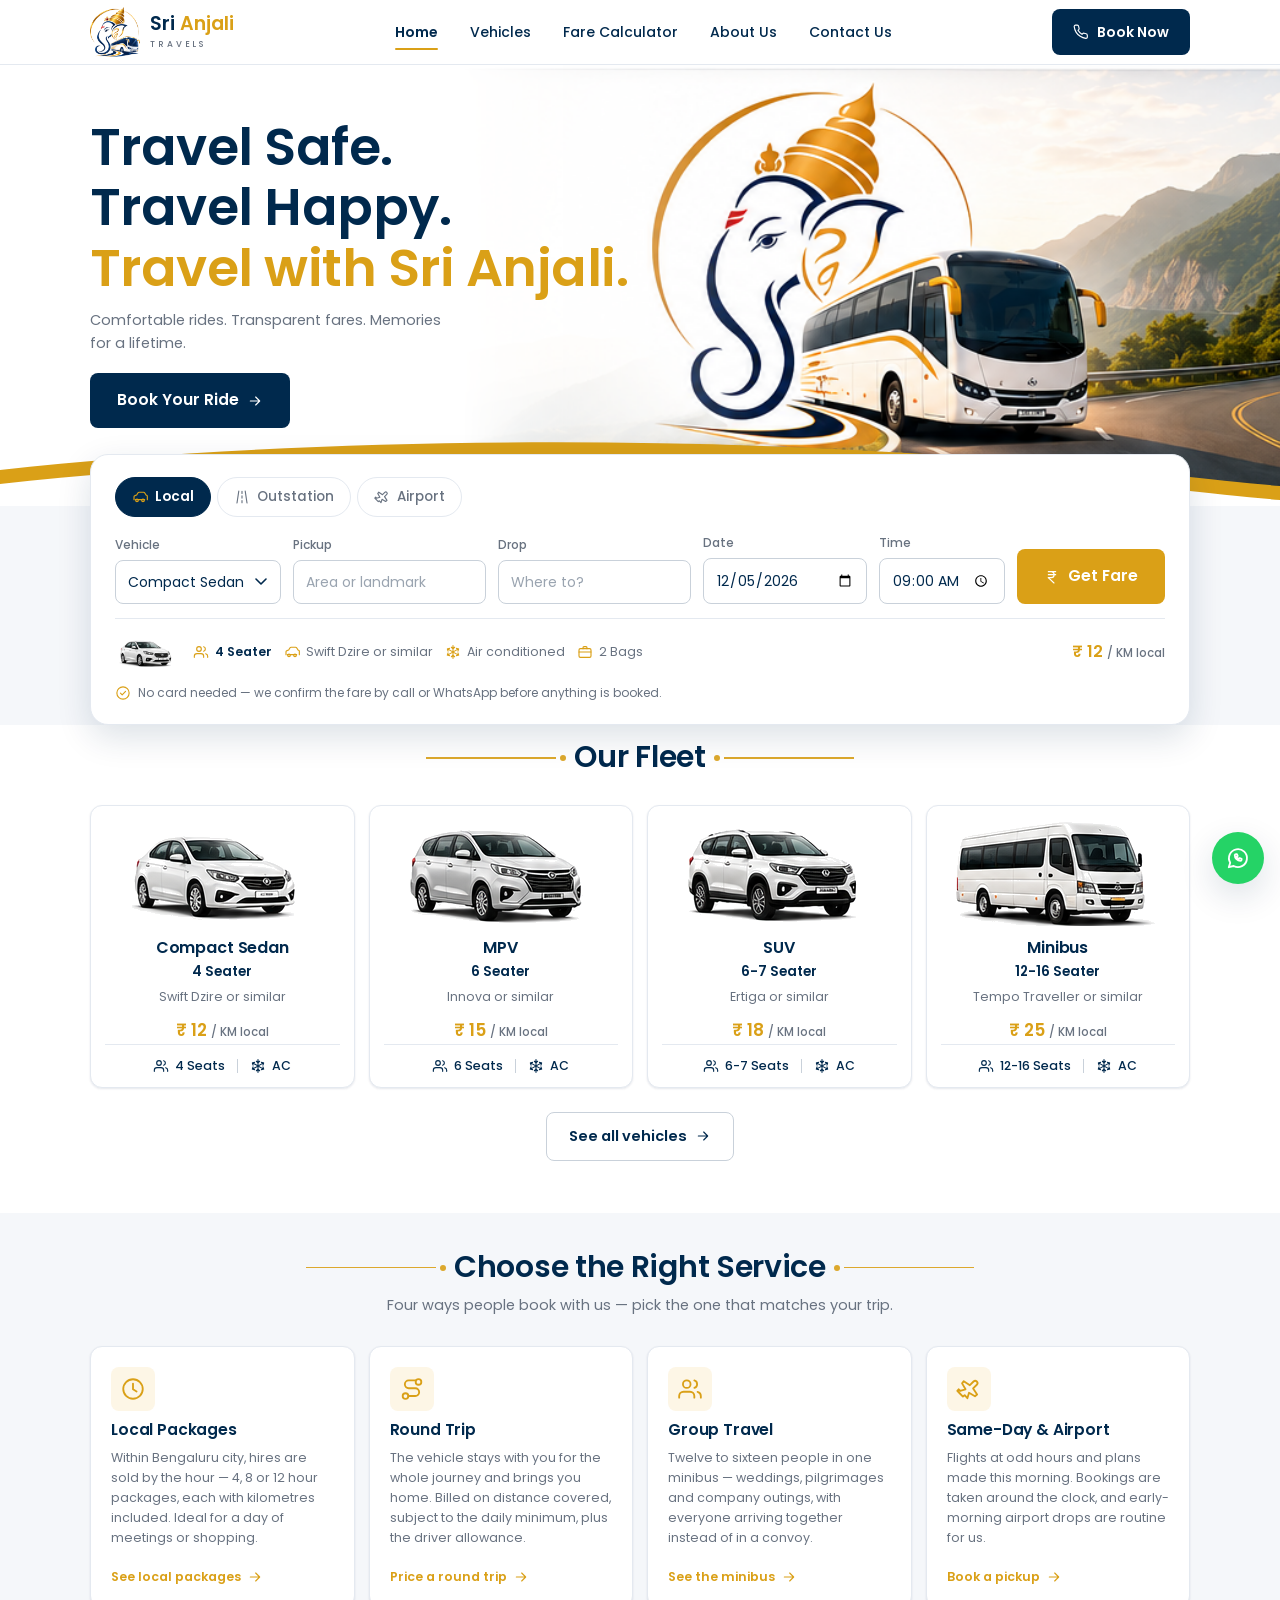
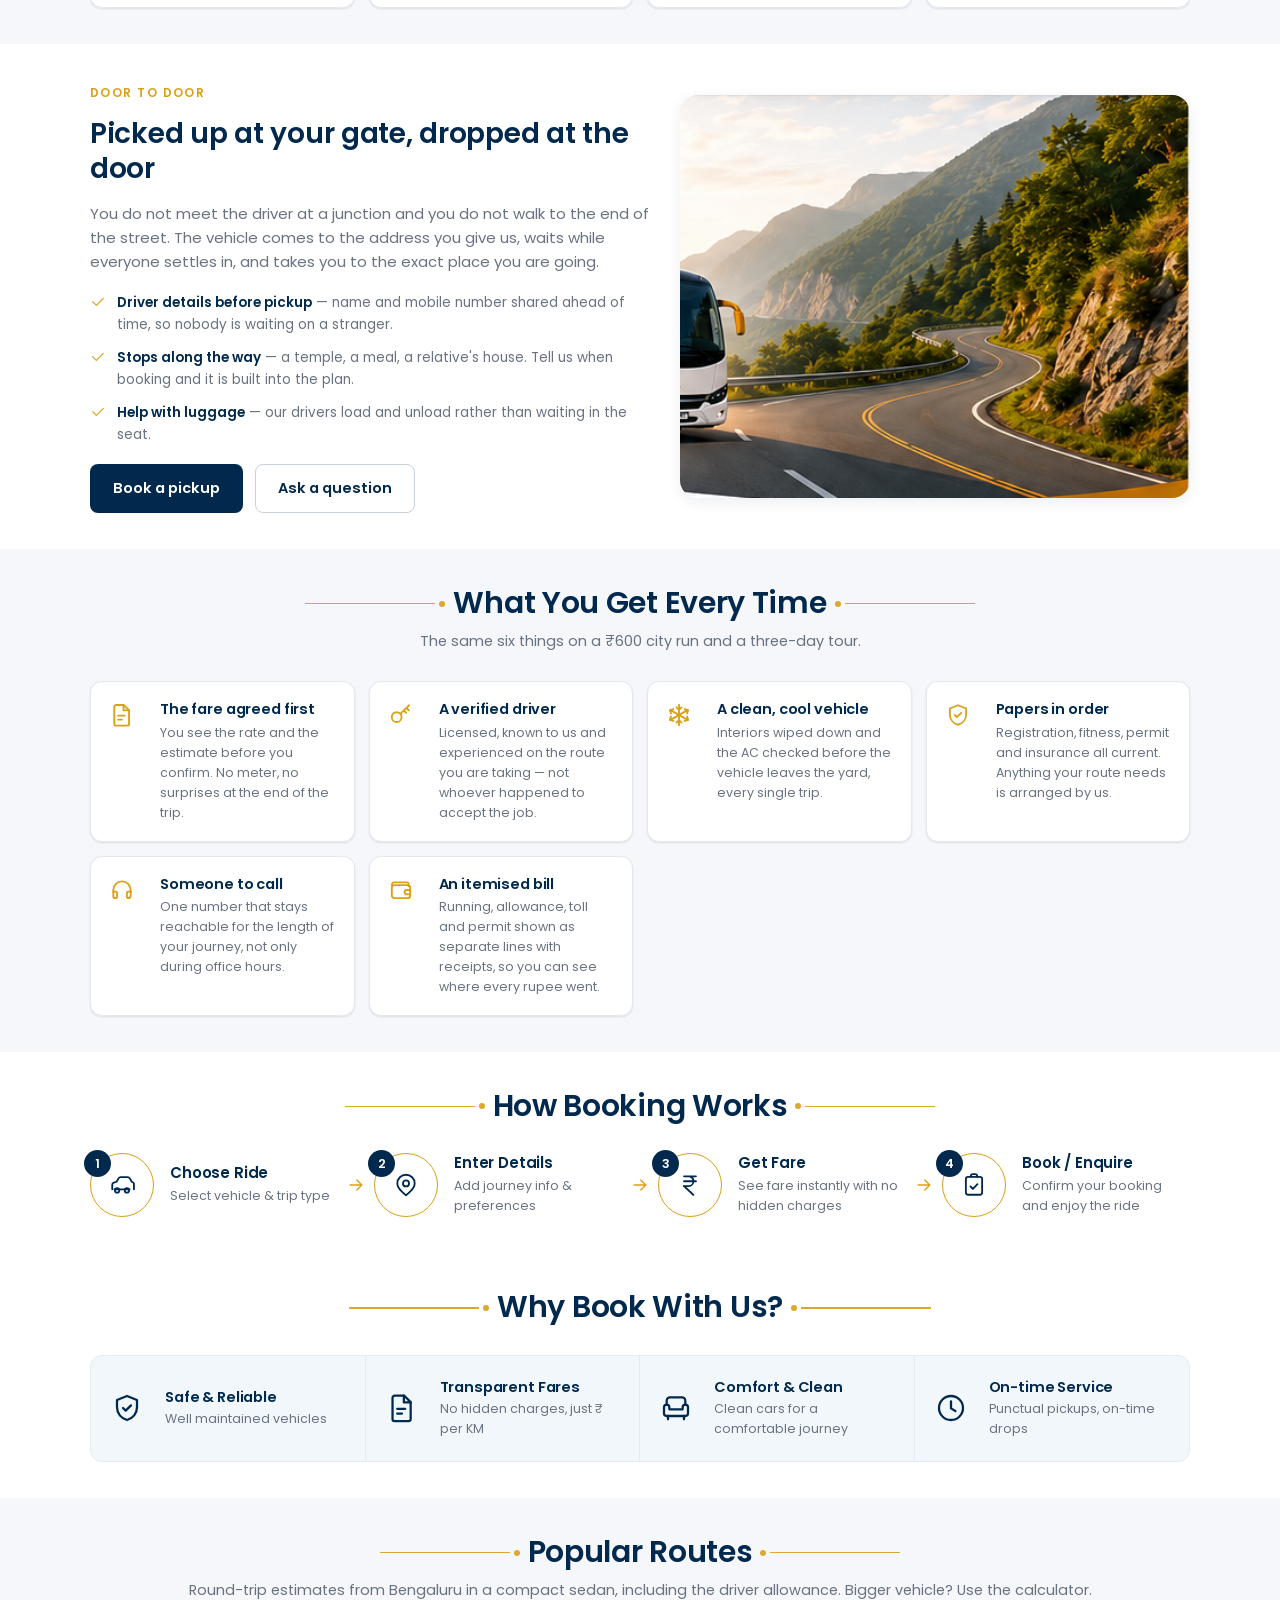
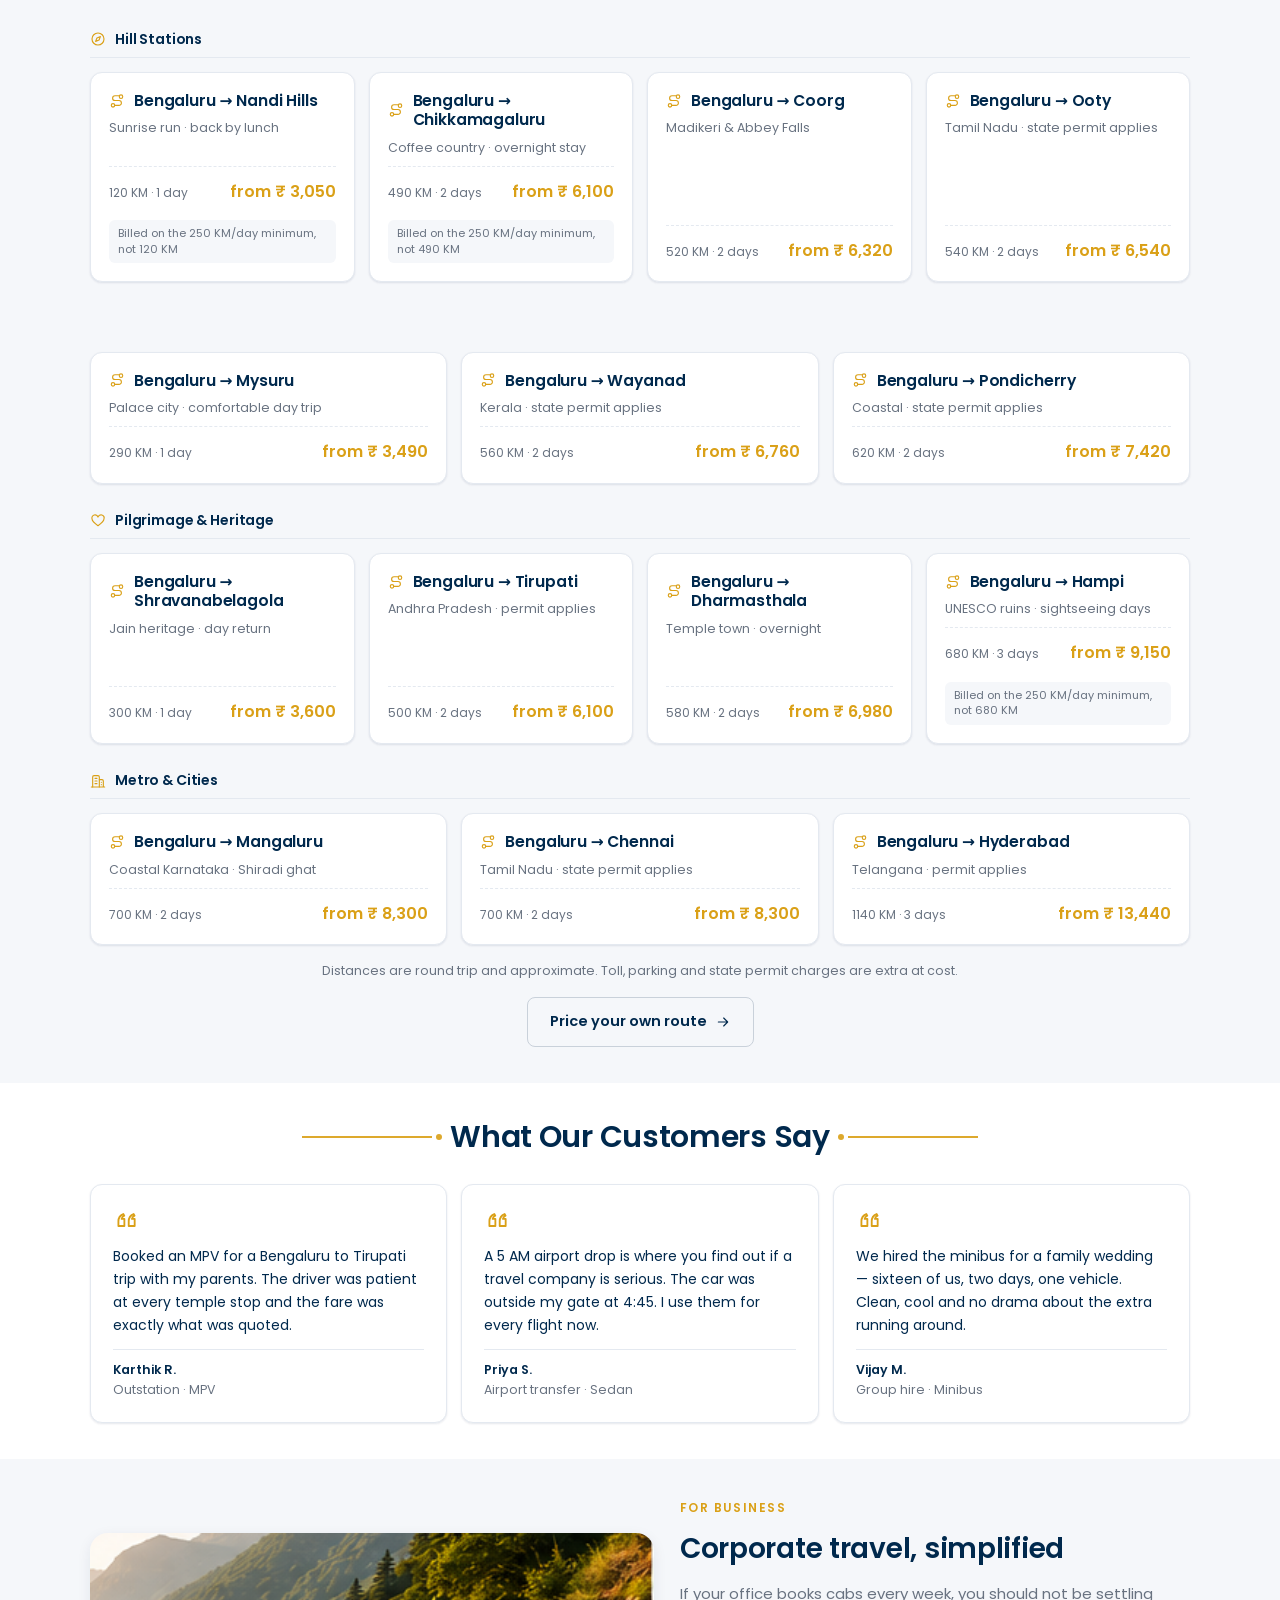
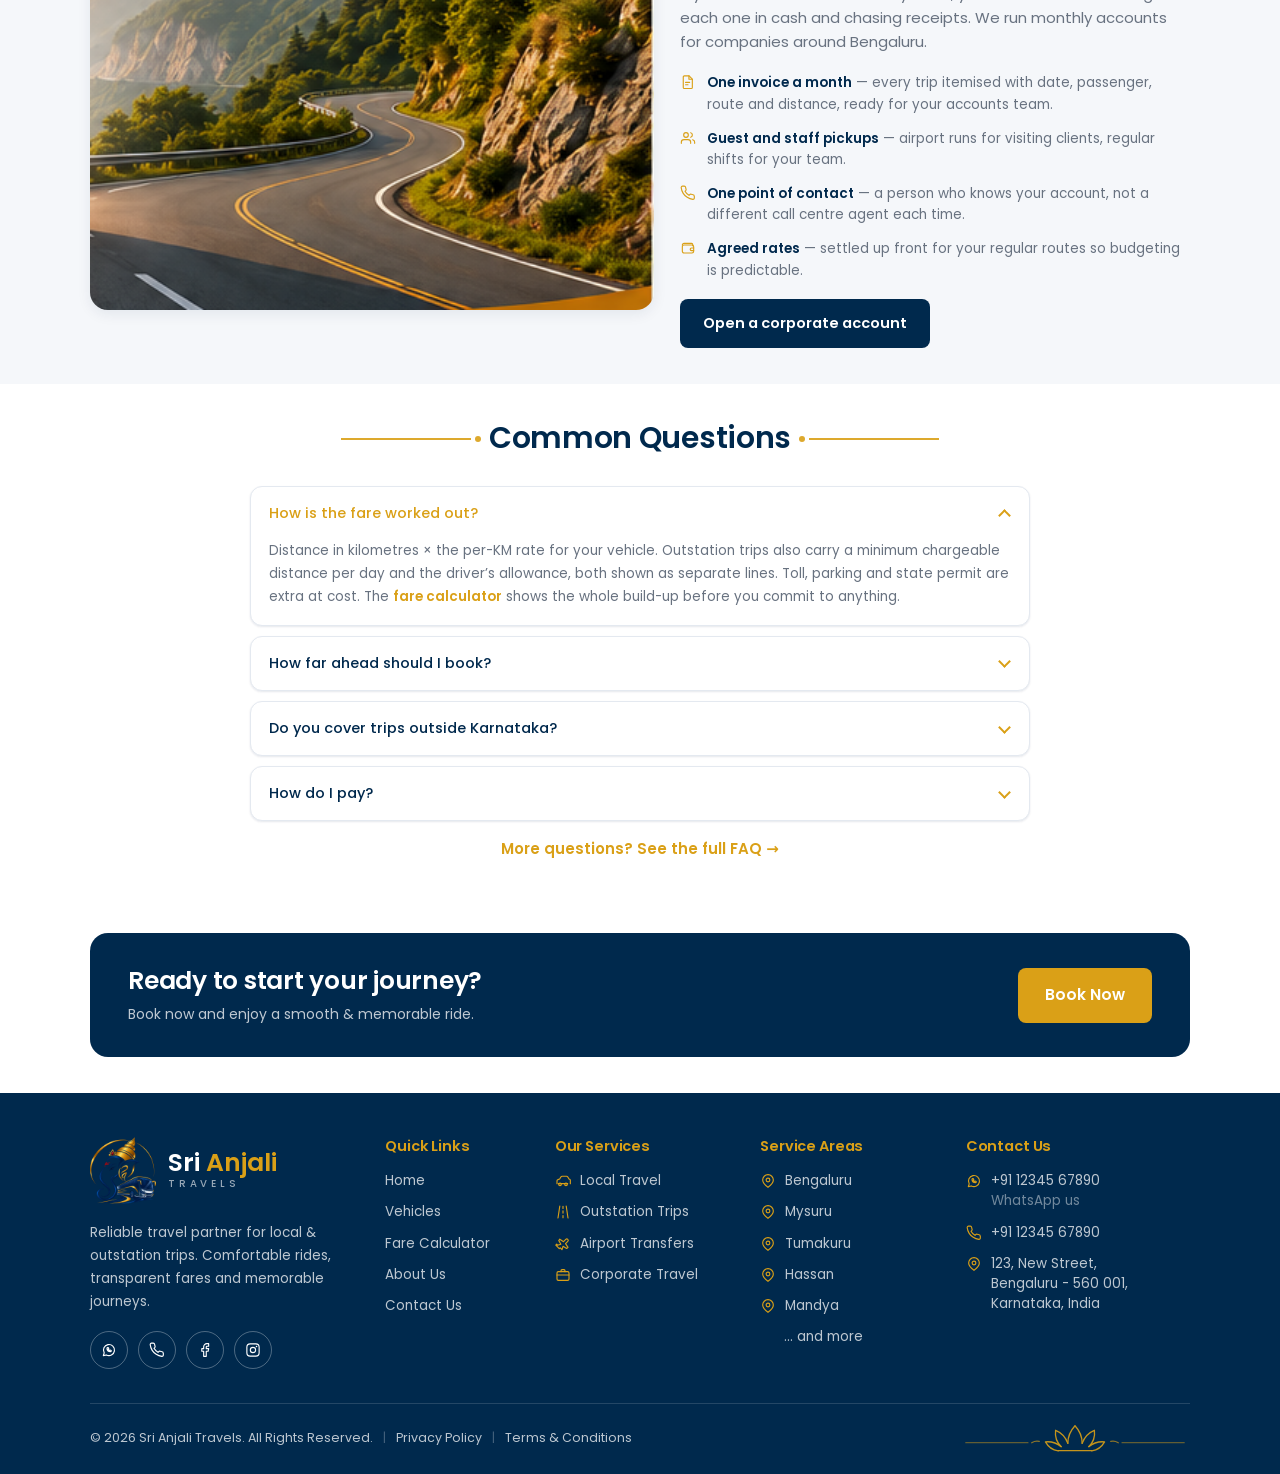
<file: index.html>
<!DOCTYPE html>
<html lang="en">
<head>
<meta charset="utf-8">
<meta name="viewport" content="width=device-width, initial-scale=1">
<title>Sri Anjali Travels — Travel Safe. Travel Happy.</title>
<meta name="description" content="Sri Anjali Travels — comfortable cabs, MPVs, SUVs and minibuses for local and outstation trips from Bengaluru across South India. Transparent per-KM fares, no hidden charges.">
<link rel="icon" href="assets/img/logo-mark.png" type="image/png">
<link rel="preconnect" href="https://fonts.googleapis.com">
<link rel="preconnect" href="https://fonts.gstatic.com" crossorigin>
<link href="https://fonts.googleapis.com/css2?family=Poppins:wght@400;500;600&display=swap" rel="stylesheet">
<link rel="stylesheet" href="assets/css/styles.css">
</head>
<body>

<div id="siteHeader"></div>

<main>
  <!-- hero -->
  <section class="hero">
    <div class="wrap hero__inner">
      <div class="hero__copy">
        <h1>Travel Safe.<br>Travel Happy.<br><span class="accent">Travel with Sri Anjali.</span></h1>
        <p class="hero__lede">Comfortable rides. Transparent fares. Memories for a lifetime.</p>
        <div class="hero__cta">
          <a class="btn btn--navy btn--lg" href="booking.html">
            Book Your Ride <span class="ico ico--sm" data-ico="arrowRight"></span>
          </a>
        </div>
      </div>
    </div>
    <img class="hero__scene" src="assets/img/hero-scene.png"
         alt="A Sri Anjali Travels coach on a winding mountain highway" width="916" height="360">
    <svg class="hero__wave" viewBox="0 0 1440 64" preserveAspectRatio="none" aria-hidden="true">
      <path d="M0 28C300 -2 700-8 1040 12c200 12 320 26 400 32v20H0z" fill="#DAA017"/>
      <path d="M0 42C300 12 700 6 1040 26c200 12 320 26 400 32v6H0z" fill="#FFFFFF"/>
    </svg>
  </section>

  <!-- quick quote -->
  <div class="wrap">
    <form class="hsearch" id="quickQuote">
      <div class="hsearch__tabs" role="tablist" aria-label="Trip type">
        <button type="button" role="tab" data-qtype="local" aria-selected="true">
          <span class="ico ico--sm" data-ico="car"></span> Local
        </button>
        <button type="button" role="tab" data-qtype="outstation" aria-selected="false">
          <span class="ico ico--sm" data-ico="road"></span> Outstation
        </button>
        <button type="button" role="tab" data-qtype="airport" aria-selected="false">
          <span class="ico ico--sm" data-ico="plane"></span> Airport
        </button>
      </div>

      <div class="hsearch__grid">
        <div class="field">
          <label for="qVehicle">Vehicle</label>
          <select class="select" id="qVehicle"></select>
        </div>
        <div class="field">
          <label for="qFrom">Pickup</label>
          <input class="input" id="qFrom" type="text" placeholder="Area or landmark">
        </div>
        <div class="field">
          <label for="qTo">Drop</label>
          <input class="input" id="qTo" type="text" placeholder="Where to?">
        </div>
        <div class="field">
          <label for="qDate">Date</label>
          <input class="input" id="qDate" type="date">
        </div>
        <div class="field">
          <label for="qTime">Time</label>
          <input class="input" id="qTime" type="time" value="09:00">
        </div>
        <button class="btn btn--gold btn--lg hsearch__go" type="submit">
          <span class="ico ico--sm" data-ico="rupee"></span> Get Fare
        </button>
      </div>

      <!-- live details for whichever vehicle is selected above -->
      <div class="hsearch__veh" id="qVehInfo"></div>

      <p class="hsearch__note">
        <span class="ico ico--sm" data-ico="checkCircle"></span>
        No card needed — we confirm the fare by call or WhatsApp before anything is booked.
      </p>
    </form>
  </div>

  <!-- fleet -->
  <section class="section section--white" style="padding-top:14px">
    <div class="section-head">
      <h2 class="orn"><i class="orn__l"></i>Our Fleet<i class="orn__r"></i></h2>
    </div>
    <div class="wrap">
      <div class="grid grid--4" id="fleetGrid"></div>
      <p class="center mt-24">
        <a class="btn btn--ghost" href="vehicles.html">See all vehicles
          <span class="ico ico--sm" data-ico="arrowRight"></span>
        </a>
      </p>
    </div>
  </section>

  <!-- pick the right service -->
  <section class="section section--mist section--tight">
    <div class="section-head">
      <h2 class="orn"><i class="orn__l"></i>Choose the Right Service<i class="orn__r"></i></h2>
      <p>Four ways people book with us — pick the one that matches your trip.</p>
    </div>
    <div class="wrap">
      <div class="scards">
        <a class="scard" href="fare-calculator.html?type=local">
          <span class="scard__ico"><span class="ico ico--lg" data-ico="clock"></span></span>
          <h3>Local Packages</h3>
          <p>Within Bengaluru city, hires are sold by the hour — 4, 8 or 12 hour packages,
            each with kilometres included. Ideal for a day of meetings or shopping.</p>
          <span class="scard__more">See local packages
            <span class="ico ico--sm" data-ico="arrowRight"></span></span>
        </a>

        <a class="scard" href="fare-calculator.html?type=outstation">
          <span class="scard__ico"><span class="ico ico--lg" data-ico="route"></span></span>
          <h3>Round Trip</h3>
          <p>The vehicle stays with you for the whole journey and brings you home. Billed on
            distance covered, subject to the daily minimum, plus the driver allowance.</p>
          <span class="scard__more">Price a round trip
            <span class="ico ico--sm" data-ico="arrowRight"></span></span>
        </a>

        <a class="scard" href="vehicle.html?v=minibus">
          <span class="scard__ico"><span class="ico ico--lg" data-ico="users"></span></span>
          <h3>Group Travel</h3>
          <p>Twelve to sixteen people in one minibus — weddings, pilgrimages and company
            outings, with everyone arriving together instead of in a convoy.</p>
          <span class="scard__more">See the minibus
            <span class="ico ico--sm" data-ico="arrowRight"></span></span>
        </a>

        <a class="scard" href="booking.html">
          <span class="scard__ico"><span class="ico ico--lg" data-ico="plane"></span></span>
          <h3>Same-Day &amp; Airport</h3>
          <p>Flights at odd hours and plans made this morning. Bookings are taken around the
            clock, and early-morning airport drops are routine for us.</p>
          <span class="scard__more">Book a pickup
            <span class="ico ico--sm" data-ico="arrowRight"></span></span>
        </a>
      </div>
    </div>
  </section>

  <!-- door to door -->
  <section class="section section--white section--tight">
    <div class="wrap split">
      <div>
        <span class="eyebrow">Door to Door</span>
        <h2 class="mt-12" style="font-size:clamp(21px,4.4vw,28px)">
          Picked up at your gate, dropped at the door
        </h2>
        <p class="muted mt-16">
          You do not meet the driver at a junction and you do not walk to the end of the street.
          The vehicle comes to the address you give us, waits while everyone settles in, and takes
          you to the exact place you are going.
        </p>
        <ul class="checklist">
          <li><span class="ico ico--sm" data-ico="check"></span>
            <span><strong>Driver details before pickup</strong> — name and mobile number shared
              ahead of time, so nobody is waiting on a stranger.</span></li>
          <li><span class="ico ico--sm" data-ico="check"></span>
            <span><strong>Stops along the way</strong> — a temple, a meal, a relative's house.
              Tell us when booking and it is built into the plan.</span></li>
          <li><span class="ico ico--sm" data-ico="check"></span>
            <span><strong>Help with luggage</strong> — our drivers load and unload rather than
              waiting in the seat.</span></li>
        </ul>
        <div class="hero__cta">
          <a class="btn btn--navy" href="booking.html">Book a pickup</a>
          <a class="btn btn--ghost" href="contact.html">Ask a question</a>
        </div>
      </div>
      <div class="split__media">
        <img src="assets/img/scene-about.png" alt="A Sri Anjali Travels coach on a mountain highway"
             width="446" height="352" loading="lazy">
      </div>
    </div>
  </section>

  <!-- included -->
  <section class="section section--mist section--tight">
    <div class="section-head">
      <h2 class="orn"><i class="orn__l"></i>What You Get Every Time<i class="orn__r"></i></h2>
      <p>The same six things on a ₹600 city run and a three-day tour.</p>
    </div>
    <div class="wrap">
      <div class="incl">
        <div class="incl__item">
          <span class="ico" data-ico="doc"></span>
          <div>
            <h3>The fare agreed first</h3>
            <p>You see the rate and the estimate before you confirm. No meter, no surprises at
              the end of the trip.</p>
          </div>
        </div>
        <div class="incl__item">
          <span class="ico" data-ico="key"></span>
          <div>
            <h3>A verified driver</h3>
            <p>Licensed, known to us and experienced on the route you are taking — not whoever
              happened to accept the job.</p>
          </div>
        </div>
        <div class="incl__item">
          <span class="ico" data-ico="snow"></span>
          <div>
            <h3>A clean, cool vehicle</h3>
            <p>Interiors wiped down and the AC checked before the vehicle leaves the yard,
              every single trip.</p>
          </div>
        </div>
        <div class="incl__item">
          <span class="ico" data-ico="shield"></span>
          <div>
            <h3>Papers in order</h3>
            <p>Registration, fitness, permit and insurance all current. Anything your route
              needs is arranged by us.</p>
          </div>
        </div>
        <div class="incl__item">
          <span class="ico" data-ico="headset"></span>
          <div>
            <h3>Someone to call</h3>
            <p>One number that stays reachable for the length of your journey, not only during
              office hours.</p>
          </div>
        </div>
        <div class="incl__item">
          <span class="ico" data-ico="wallet"></span>
          <div>
            <h3>An itemised bill</h3>
            <p>Running, allowance, toll and permit shown as separate lines with receipts, so you
              can see where every rupee went.</p>
          </div>
        </div>
      </div>
    </div>
  </section>

  <!-- how it works -->
  <section class="section section--white section--tight">
    <div class="section-head">
      <h2 class="orn"><i class="orn__l"></i>How Booking Works<i class="orn__r"></i></h2>
    </div>
    <div class="wrap">
      <div class="flow">
        <div class="flow__item">
          <div class="flow__badge"><b>1</b><span class="ico ico--lg" data-ico="car"></span></div>
          <div>
            <h3>Choose Ride</h3>
            <p>Select vehicle &amp; trip type</p>
          </div>
        </div>
        <div class="flow__arrow"><span class="ico" data-ico="arrowRight"></span></div>

        <div class="flow__item">
          <div class="flow__badge"><b>2</b><span class="ico ico--lg" data-ico="pin"></span></div>
          <div>
            <h3>Enter Details</h3>
            <p>Add journey info &amp; preferences</p>
          </div>
        </div>
        <div class="flow__arrow"><span class="ico" data-ico="arrowRight"></span></div>

        <div class="flow__item">
          <div class="flow__badge"><b>3</b><span class="ico ico--lg" data-ico="rupee"></span></div>
          <div>
            <h3>Get Fare</h3>
            <p>See fare instantly with no hidden charges</p>
          </div>
        </div>
        <div class="flow__arrow"><span class="ico" data-ico="arrowRight"></span></div>

        <div class="flow__item">
          <div class="flow__badge"><b>4</b><span class="ico ico--lg" data-ico="clipboard"></span></div>
          <div>
            <h3>Book / Enquire</h3>
            <p>Confirm your booking and enjoy the ride</p>
          </div>
        </div>
      </div>
    </div>
  </section>

  <!-- why us -->
  <section class="section section--white section--tight">
    <div class="section-head">
      <h2 class="orn"><i class="orn__l"></i>Why Book With Us?<i class="orn__r"></i></h2>
    </div>
    <div class="wrap">
      <div class="why">
        <div class="why__item">
          <span class="ico" data-ico="shield"></span>
          <div>
            <h3>Safe &amp; Reliable</h3>
            <p>Well maintained vehicles</p>
          </div>
        </div>
        <div class="why__item">
          <span class="ico" data-ico="doc"></span>
          <div>
            <h3>Transparent Fares</h3>
            <p>No hidden charges, just ₹ per KM</p>
          </div>
        </div>
        <div class="why__item">
          <span class="ico" data-ico="seat"></span>
          <div>
            <h3>Comfort &amp; Clean</h3>
            <p>Clean cars for a comfortable journey</p>
          </div>
        </div>
        <div class="why__item">
          <span class="ico" data-ico="clock"></span>
          <div>
            <h3>On-time Service</h3>
            <p>Punctual pickups, on-time drops</p>
          </div>
        </div>
      </div>
    </div>
  </section>

  <!-- popular routes -->
  <section class="section section--mist section--tight">
    <div class="section-head">
      <h2 class="orn"><i class="orn__l"></i>Popular Routes<i class="orn__r"></i></h2>
      <p>Round-trip estimates from Bengaluru in a compact sedan, including the driver allowance.
        Bigger vehicle? Use the calculator.</p>
    </div>
    <div class="wrap">
      <div id="routeGroups"></div>
      <p class="center small muted mt-16">Distances are round trip and approximate. Toll, parking and
        state permit charges are extra at cost.</p>
      <p class="center mt-16">
        <a class="btn btn--ghost" href="fare-calculator.html?type=outstation">
          Price your own route <span class="ico ico--sm" data-ico="arrowRight"></span>
        </a>
      </p>
    </div>
  </section>

  <!-- testimonials -->
  <section class="section section--white section--tight">
    <div class="section-head">
      <h2 class="orn"><i class="orn__l"></i>What Our Customers Say<i class="orn__r"></i></h2>
    </div>
    <div class="wrap">
      <div class="grid" style="grid-template-columns:repeat(auto-fit,minmax(min(260px,100%),1fr))">
        <blockquote class="tcard">
          <span class="ico ico--lg" data-ico="quote"></span>
          <p>Booked an MPV for a Bengaluru to Tirupati trip with my parents. The driver was
            patient at every temple stop and the fare was exactly what was quoted.</p>
          <footer><strong>Karthik R.</strong><span>Outstation · MPV</span></footer>
        </blockquote>
        <blockquote class="tcard">
          <span class="ico ico--lg" data-ico="quote"></span>
          <p>A 5 AM airport drop is where you find out if a travel company is serious. The car was
            outside my gate at 4:45. I use them for every flight now.</p>
          <footer><strong>Priya S.</strong><span>Airport transfer · Sedan</span></footer>
        </blockquote>
        <blockquote class="tcard">
          <span class="ico ico--lg" data-ico="quote"></span>
          <p>We hired the minibus for a family wedding — sixteen of us, two days, one vehicle.
            Clean, cool and no drama about the extra running around.</p>
          <footer><strong>Vijay M.</strong><span>Group hire · Minibus</span></footer>
        </blockquote>
      </div>
    </div>
  </section>

  <!-- corporate -->
  <section class="section section--mist section--tight">
    <div class="wrap split split--flip">
      <div class="split__media">
        <img src="assets/img/scene-contact.png" alt="A highway through the Western Ghats"
             width="386" height="258" loading="lazy">
      </div>
      <div>
        <span class="eyebrow">For Business</span>
        <h2 class="mt-12" style="font-size:clamp(21px,4.4vw,28px)">Corporate travel, simplified</h2>
        <p class="muted mt-16">
          If your office books cabs every week, you should not be settling each one in cash and
          chasing receipts. We run monthly accounts for companies around Bengaluru.
        </p>
        <ul class="checklist">
          <li><span class="ico ico--sm" data-ico="doc"></span>
            <span><strong>One invoice a month</strong> — every trip itemised with date, passenger,
              route and distance, ready for your accounts team.</span></li>
          <li><span class="ico ico--sm" data-ico="users"></span>
            <span><strong>Guest and staff pickups</strong> — airport runs for visiting clients,
              regular shifts for your team.</span></li>
          <li><span class="ico ico--sm" data-ico="phone"></span>
            <span><strong>One point of contact</strong> — a person who knows your account, not a
              different call centre agent each time.</span></li>
          <li><span class="ico ico--sm" data-ico="wallet"></span>
            <span><strong>Agreed rates</strong> — settled up front for your regular routes so
              budgeting is predictable.</span></li>
        </ul>
        <div class="hero__cta">
          <a class="btn btn--navy" href="contact.html">Open a corporate account</a>
        </div>
      </div>
    </div>
  </section>

  <!-- faq -->
  <section class="section section--white section--tight">
    <div class="section-head">
      <h2 class="orn"><i class="orn__l"></i>Common Questions<i class="orn__r"></i></h2>
    </div>
    <div class="wrap" style="max-width:820px">
      <div class="faq">
        <details open>
          <summary>How is the fare worked out?</summary>
          <p>Distance in kilometres × the per-KM rate for your vehicle. Outstation trips also carry
            a minimum chargeable distance per day and the driver&rsquo;s allowance, both shown as
            separate lines. Toll, parking and state permit are extra at cost. The
            <a class="gold-link" href="fare-calculator.html">fare calculator</a> shows the whole
            build-up before you commit to anything.</p>
        </details>
        <details>
          <summary>How far ahead should I book?</summary>
          <p>A day is comfortable for city trips and airport runs. For outstation journeys, the
            minibus, or anything in wedding season, give us two to three days so we can put the
            right vehicle and driver on it.</p>
        </details>
        <details>
          <summary>Do you cover trips outside Karnataka?</summary>
          <p>Yes — Tamil Nadu, Kerala, Andhra Pradesh and Telangana are regular runs for us. Those routes need a
            state entry permit, which we arrange and pass on at cost. We tell you at the quoting
            stage whether your route needs one.</p>
        </details>
        <details>
          <summary>How do I pay?</summary>
          <p>Cash, UPI or bank transfer at the end of the trip. Longer outstation trips may need an
            advance towards fuel and driver expenses, and corporate clients can be invoiced monthly.</p>
        </details>
      </div>
      <p class="center mt-16">
        <a class="gold-link" href="contact.html">More questions? See the full FAQ →</a>
      </p>
    </div>
  </section>

  <!-- cta band -->
  <section class="section section--tight section--white">
    <div class="wrap">
      <div class="band">
        <div class="band__inner">
          <div>
            <h2>Ready to start your journey?</h2>
            <p>Book now and enjoy a smooth &amp; memorable ride.</p>
          </div>
          <a class="btn btn--gold btn--lg" href="booking.html">Book Now</a>
        </div>
      </div>
    </div>
  </section>
</main>

<div id="siteFooter"></div>

<script src="assets/js/data.js"></script>
<script src="assets/js/app.js"></script>
<script src="assets/js/chrome.js"></script>
<script>
/* Fleet cards render from the shared vehicle list so the homepage, the vehicles
   page and the fare calculator can never drift apart. */
document.addEventListener('DOMContentLoaded', function () {
  var rates = SA.getRates();
  var grid = document.getElementById('fleetGrid');
  grid.innerHTML = SA.VEHICLES.map(function (v) {
    return '<a class="pcard" href="vehicle.html?v=' + v.id + '">' +
      '<img class="pcard__img" src="' + v.img + '" alt="' + UI.esc(v.name) + '">' +
      '<h3>' + UI.esc(v.name) + '</h3>' +
      '<div class="seats">' + UI.esc(v.seats) + '</div>' +
      '<div class="eg">' + UI.esc(v.example) + '</div>' +
      '<div class="pcard__rate">₹ ' + rates[v.id].local + ' <span>/ KM local</span></div>' +
      '<div class="pcard__meta">' +
        '<span><span class="ico ico--sm" data-ico="users"></span>' + UI.esc(v.seatCount) + '</span>' +
        '<span class="sep"></span>' +
        '<span><span class="ico ico--sm" data-ico="snow"></span>AC</span>' +
      '</div>' +
    '</a>';
  }).join('');

  /* Quick-quote widget: collects the trip and hands it to the booking form
     prefilled, rather than trying to be a second booking form itself. */
  (function () {
    var form = document.getElementById('quickQuote');
    var tabs = form.querySelector('.hsearch__tabs');
    var vehSel = document.getElementById('qVehicle');
    var vehInfo = document.getElementById('qVehInfo');
    var type = 'local';

    vehSel.innerHTML = SA.VEHICLES.map(function (v) {
      return '<option value="' + v.id + '">' + UI.esc(v.name) + '</option>';
    }).join('');

    /* Show what the chosen vehicle actually is, and its rate for the chosen
       trip type, so nobody has to leave the widget to find out. */
    function paintVehicle() {
      var v = SA.vehicle(vehSel.value) || SA.VEHICLES[0];
      var trip = type === 'outstation' ? 'outstation' : 'local';
      var rate = SA.rateFor(v.id, trip);

      vehInfo.innerHTML =
        '<img src="' + v.img + '" alt="">' +
        '<span class="bit"><span class="ico ico--sm" data-ico="users"></span>' +
          '<strong>' + UI.esc(v.seats) + '</strong></span>' +
        '<span class="bit"><span class="ico ico--sm" data-ico="car"></span>' +
          UI.esc(v.example) + '</span>' +
        '<span class="bit"><span class="ico ico--sm" data-ico="snow"></span>' +
          'Air conditioned</span>' +
        '<span class="bit"><span class="ico ico--sm" data-ico="bag"></span>' +
          UI.esc(v.specs['Luggage Capacity']) + '</span>' +
        '<span class="rate">₹ ' + rate + ' <span>/ KM ' + SA.tripLabel(trip).toLowerCase() +
          '</span></span>';

      UI.hydrateIcons(vehInfo);
    }

    vehSel.addEventListener('change', paintVehicle);

    var today = new Date();
    var iso = today.getFullYear() + '-' +
      String(today.getMonth() + 1).padStart(2, '0') + '-' +
      String(today.getDate()).padStart(2, '0');
    var dateEl = document.getElementById('qDate');
    dateEl.min = iso;
    dateEl.value = iso;

    tabs.addEventListener('click', function (e) {
      var b = e.target.closest('button[data-qtype]');
      if (!b) return;
      type = b.getAttribute('data-qtype');
      Array.prototype.forEach.call(tabs.querySelectorAll('button'), function (x) {
        x.setAttribute('aria-selected', x === b ? 'true' : 'false');
      });
      paintVehicle();
    });

    paintVehicle();

    form.addEventListener('submit', function (e) {
      e.preventDefault();
      /* "Airport" is a local trip in pricing terms — it just prefills the drop. */
      var tripType = type === 'outstation' ? 'outstation' : 'local';
      var drop = document.getElementById('qTo').value.trim();
      if (type === 'airport' && !drop) drop = 'Kempegowda International Airport';

      window.location.href = 'booking.html?' + UI.query({
        v: vehSel.value,
        type: tripType,
        from: document.getElementById('qFrom').value.trim(),
        to: drop,
        date: dateEl.value,
        time: document.getElementById('qTime').value
      });
    });
  })();

  /* Popular routes priced live off the current sedan outstation rate. */
  /* Routes grouped by the kind of trip people actually plan. */
  document.getElementById('routeGroups').innerHTML = SA.ROUTE_GROUPS.map(function (g) {
    var inGroup = SA.ROUTES.filter(function (r) { return r.group === g.id; });
    if (!inGroup.length) return '';

    var cards = inGroup.map(function (r) {
      var days = r.days || SA.suggestedDays(r.km);
      var q = SA.quote('sedan', 'outstation', r.km, { days: days });
      return '<a class="rcard" href="booking.html?' +
          UI.query({ v: 'sedan', type: 'outstation', km: r.km, days: days, to: r.to }) + '">' +
        '<div class="rcard__head">' +
          '<span class="ico ico--sm" data-ico="route"></span>' +
          '<h3>Bengaluru → ' + UI.esc(r.to) + '</h3>' +
        '</div>' +
        '<p class="rcard__note">' + r.note + '</p>' +
        '<div class="rcard__foot">' +
          '<span class="km">' + r.km + ' KM · ' + days + ' day' + (days > 1 ? 's' : '') + '</span>' +
          '<span class="fare">from ' + SA.money(q.total) + '</span>' +
        '</div>' +
        /* Short hops price on the daily minimum, not the distance — say so, or the
           card looks broken when several routes quote the same figure. */
        (q.minApplied
          ? '<div class="rcard__min">Billed on the ' + q.minKmPerDay +
              ' KM/day minimum, not ' + q.enteredKm + ' KM</div>'
          : '') +
      '</a>';
    }).join('');

    return '<div class="rgroup">' +
      '<h3 class="rgroup__title">' +
        '<span class="ico ico--sm" data-ico="' + g.ico + '"></span>' + g.label +
      '</h3>' +
      '<div class="grid" style="grid-template-columns:repeat(auto-fit,minmax(min(250px,100%),1fr))">' +
        cards +
      '</div>' +
    '</div>';
  }).join('');

  UI.hydrateIcons(document);
});
</script>
</body>
</html>
</file>
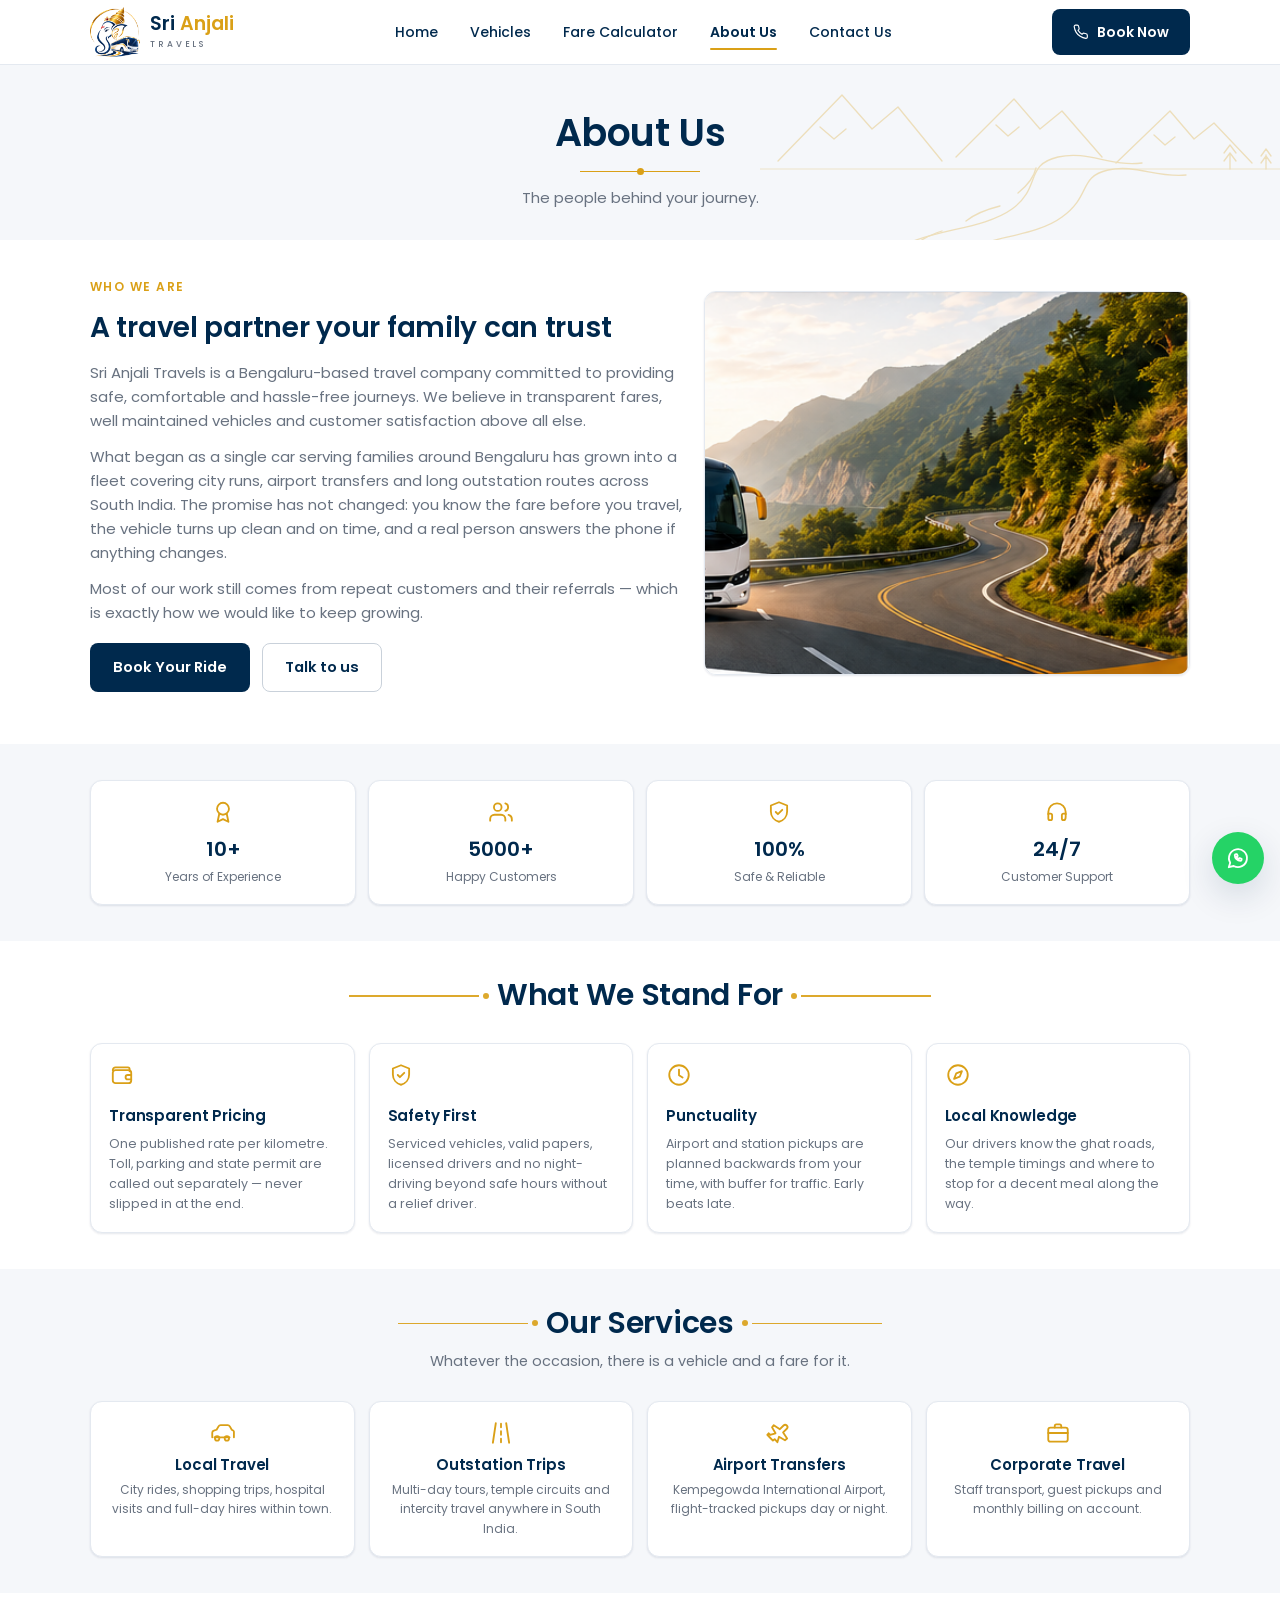
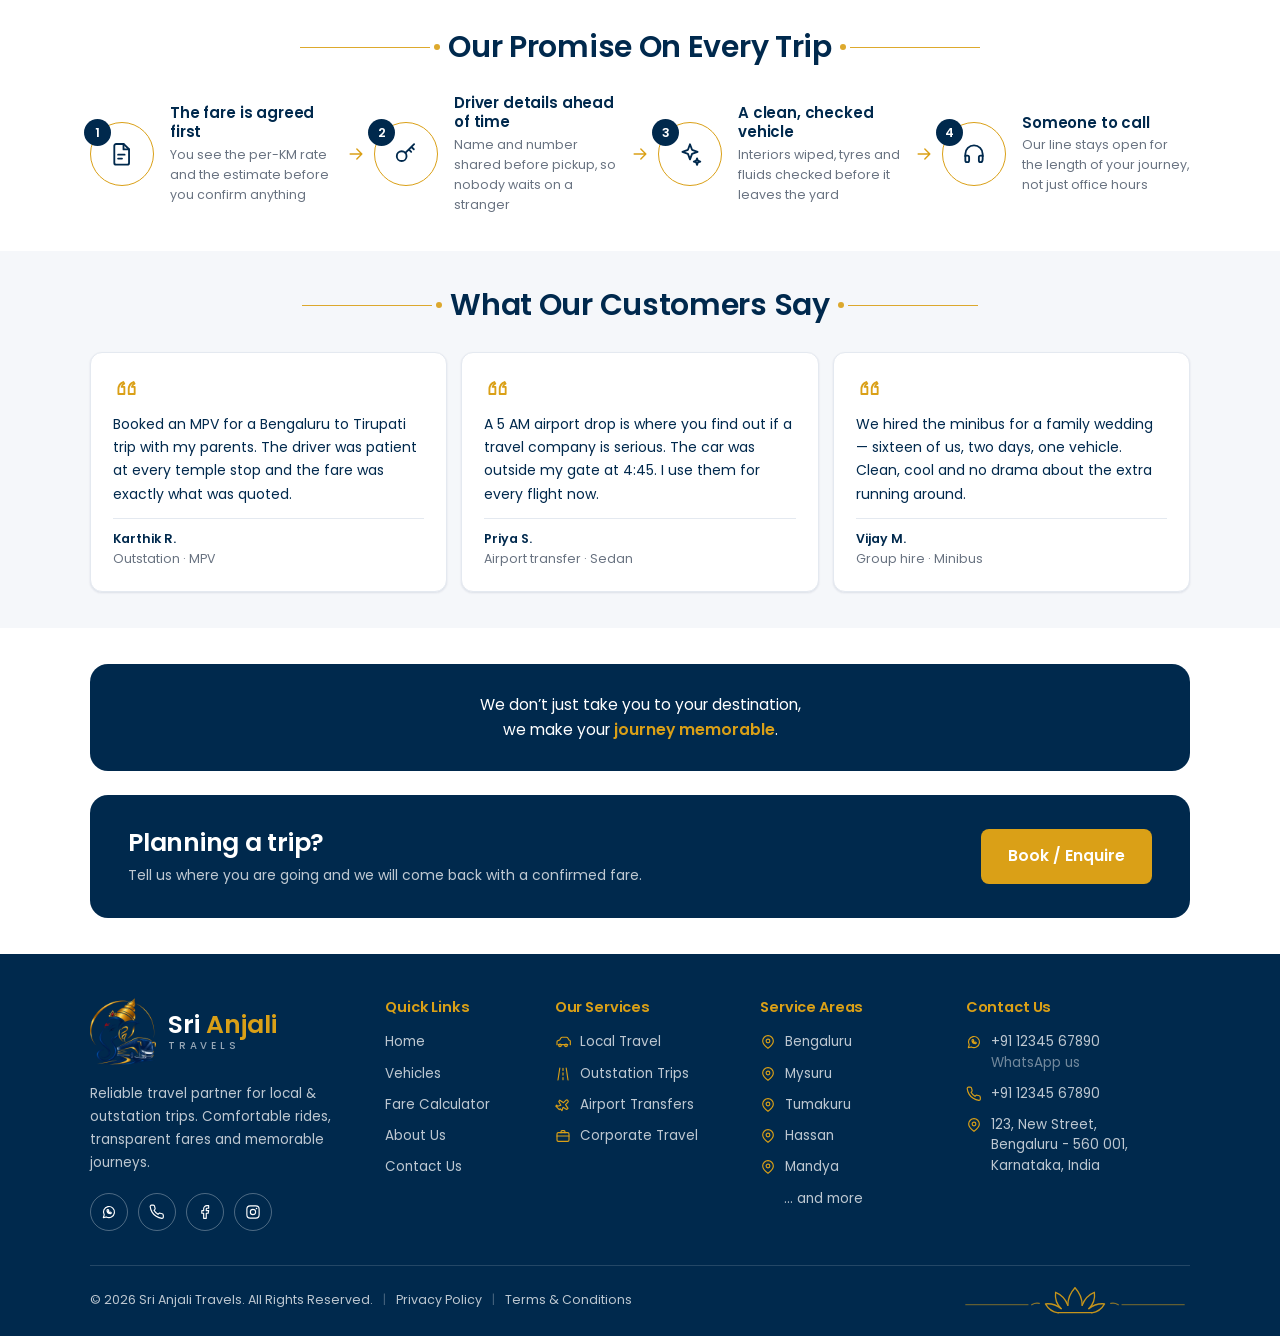
<file: about.html>
<!DOCTYPE html>
<html lang="en">
<head>
<meta charset="utf-8">
<meta name="viewport" content="width=device-width, initial-scale=1">
<title>About Us — Sri Anjali Travels</title>
<meta name="description" content="Sri Anjali Travels is a Bengaluru-based travel partner running local, outstation, airport and corporate trips from Bengaluru across South India — with transparent per-KM fares and well maintained vehicles.">
<link rel="icon" href="assets/img/logo-mark.png" type="image/png">
<link rel="preconnect" href="https://fonts.googleapis.com">
<link rel="preconnect" href="https://fonts.gstatic.com" crossorigin>
<link href="https://fonts.googleapis.com/css2?family=Poppins:wght@400;500;600&display=swap" rel="stylesheet">
<link rel="stylesheet" href="assets/css/styles.css">
</head>
<body>

<div id="siteHeader"></div>

<main>
  <section class="ptitle section--mist">
    <img class="ptitle__art" src="assets/img/line-hills.svg" alt="" width="560" height="200">
    <div class="wrap">
      <h1>About Us</h1>
      <div class="ptitle__rule"></div>
      <p>The people behind your journey.</p>
    </div>
  </section>

  <!-- story -->
  <section class="section section--white" style="padding-top:34px">
    <div class="wrap about-grid">
      <div>
        <span class="eyebrow">Who We Are</span>
        <h2 class="mt-12" style="font-size:clamp(21px,4.4vw,28px)">A travel partner your family can trust</h2>
        <p class="muted mt-16">
          Sri Anjali Travels is a Bengaluru-based travel company committed to providing safe,
          comfortable and hassle-free journeys. We believe in transparent fares, well maintained
          vehicles and customer satisfaction above all else.
        </p>
        <p class="muted mt-12">
          What began as a single car serving families around Bengaluru has grown into a fleet
          covering city runs, airport transfers and long outstation routes across South India.
          The promise has not changed: you know the fare before you travel, the vehicle turns up
          clean and on time, and a real person answers the phone if anything changes.
        </p>
        <p class="muted mt-12">
          Most of our work still comes from repeat customers and their referrals — which is exactly
          how we would like to keep growing.
        </p>
        <div class="hero__cta">
          <a class="btn btn--navy" href="booking.html">Book Your Ride</a>
          <a class="btn btn--ghost" href="contact.html">Talk to us</a>
        </div>
      </div>
      <div class="media">
        <img src="assets/img/scene-about.png" alt="A Sri Anjali Travels coach on a winding mountain highway" width="446" height="352" loading="lazy">
      </div>
    </div>
  </section>

  <!-- stats -->
  <section class="section section--mist section--tight">
    <div class="wrap">
      <div class="stats">
        <div class="stat">
          <span class="ico ico--lg" data-ico="award"></span>
          <div class="v">10+</div>
          <div class="k">Years of Experience</div>
        </div>
        <div class="stat">
          <span class="ico ico--lg" data-ico="users"></span>
          <div class="v">5000+</div>
          <div class="k">Happy Customers</div>
        </div>
        <div class="stat">
          <span class="ico ico--lg" data-ico="shield"></span>
          <div class="v">100%</div>
          <div class="k">Safe &amp; Reliable</div>
        </div>
        <div class="stat">
          <span class="ico ico--lg" data-ico="headset"></span>
          <div class="v">24/7</div>
          <div class="k">Customer Support</div>
        </div>
      </div>
    </div>
  </section>

  <!-- values -->
  <section class="section section--white section--tight">
    <div class="section-head">
      <h2 class="orn"><i class="orn__l"></i>What We Stand For<i class="orn__r"></i></h2>
    </div>
    <div class="wrap">
      <div class="grid grid--4">
        <div class="card card--pad">
          <span class="ico ico--lg" data-ico="wallet" style="color:var(--gold)"></span>
          <h3 class="mt-12" style="font-size:15px">Transparent Pricing</h3>
          <p class="small muted mt-8">One published rate per kilometre. Toll, parking and state
            permit are called out separately — never slipped in at the end.</p>
        </div>
        <div class="card card--pad">
          <span class="ico ico--lg" data-ico="shield" style="color:var(--gold)"></span>
          <h3 class="mt-12" style="font-size:15px">Safety First</h3>
          <p class="small muted mt-8">Serviced vehicles, valid papers, licensed drivers and no
            night-driving beyond safe hours without a relief driver.</p>
        </div>
        <div class="card card--pad">
          <span class="ico ico--lg" data-ico="clock" style="color:var(--gold)"></span>
          <h3 class="mt-12" style="font-size:15px">Punctuality</h3>
          <p class="small muted mt-8">Airport and station pickups are planned backwards from your
            time, with buffer for traffic. Early beats late.</p>
        </div>
        <div class="card card--pad">
          <span class="ico ico--lg" data-ico="compass" style="color:var(--gold)"></span>
          <h3 class="mt-12" style="font-size:15px">Local Knowledge</h3>
          <p class="small muted mt-8">Our drivers know the ghat roads, the temple timings and where
            to stop for a decent meal along the way.</p>
        </div>
      </div>
    </div>
  </section>

  <!-- services -->
  <section class="section section--mist section--tight">
    <div class="section-head">
      <h2 class="orn"><i class="orn__l"></i>Our Services<i class="orn__r"></i></h2>
      <p>Whatever the occasion, there is a vehicle and a fare for it.</p>
    </div>
    <div class="wrap">
      <div class="grid grid--4">
        <div class="fleet-card">
          <span class="ico ico--lg" data-ico="car" style="color:var(--gold);margin:0 auto 10px"></span>
          <h3>Local Travel</h3>
          <p class="eg">City rides, shopping trips, hospital visits and full-day hires within town.</p>
        </div>
        <div class="fleet-card">
          <span class="ico ico--lg" data-ico="road" style="color:var(--gold);margin:0 auto 10px"></span>
          <h3>Outstation Trips</h3>
          <p class="eg">Multi-day tours, temple circuits and intercity travel anywhere in South India.</p>
        </div>
        <div class="fleet-card">
          <span class="ico ico--lg" data-ico="plane" style="color:var(--gold);margin:0 auto 10px"></span>
          <h3>Airport Transfers</h3>
          <p class="eg">Kempegowda International Airport, flight-tracked pickups day or night.</p>
        </div>
        <div class="fleet-card">
          <span class="ico ico--lg" data-ico="bag" style="color:var(--gold);margin:0 auto 10px"></span>
          <h3>Corporate Travel</h3>
          <p class="eg">Staff transport, guest pickups and monthly billing on account.</p>
        </div>
      </div>
    </div>
  </section>

  <!-- promise -->
  <section class="section section--white section--tight">
    <div class="section-head">
      <h2 class="orn"><i class="orn__l"></i>Our Promise On Every Trip<i class="orn__r"></i></h2>
    </div>
    <div class="wrap">
      <div class="flow">
        <div class="flow__item">
          <div class="flow__badge"><b>1</b><span class="ico ico--lg" data-ico="doc"></span></div>
          <div>
            <h3>The fare is agreed first</h3>
            <p>You see the per-KM rate and the estimate before you confirm anything</p>
          </div>
        </div>
        <div class="flow__arrow"><span class="ico" data-ico="arrowRight"></span></div>

        <div class="flow__item">
          <div class="flow__badge"><b>2</b><span class="ico ico--lg" data-ico="key"></span></div>
          <div>
            <h3>Driver details ahead of time</h3>
            <p>Name and number shared before pickup, so nobody waits on a stranger</p>
          </div>
        </div>
        <div class="flow__arrow"><span class="ico" data-ico="arrowRight"></span></div>

        <div class="flow__item">
          <div class="flow__badge"><b>3</b><span class="ico ico--lg" data-ico="sparkle"></span></div>
          <div>
            <h3>A clean, checked vehicle</h3>
            <p>Interiors wiped, tyres and fluids checked before it leaves the yard</p>
          </div>
        </div>
        <div class="flow__arrow"><span class="ico" data-ico="arrowRight"></span></div>

        <div class="flow__item">
          <div class="flow__badge"><b>4</b><span class="ico ico--lg" data-ico="headset"></span></div>
          <div>
            <h3>Someone to call</h3>
            <p>Our line stays open for the length of your journey, not just office hours</p>
          </div>
        </div>
      </div>
    </div>
  </section>

  <!-- testimonials -->
  <section class="section section--mist section--tight">
    <div class="section-head">
      <h2 class="orn"><i class="orn__l"></i>What Our Customers Say<i class="orn__r"></i></h2>
    </div>
    <div class="wrap">
      <div class="grid grid--4" style="grid-template-columns:repeat(auto-fit,minmax(min(260px,100%),1fr))">
        <blockquote class="tcard">
          <span class="ico ico--lg" data-ico="quote"></span>
          <p>Booked an MPV for a Bengaluru to Tirupati trip with my parents. The driver was
            patient at every temple stop and the fare was exactly what was quoted.</p>
          <footer><strong>Karthik R.</strong><span>Outstation · MPV</span></footer>
        </blockquote>
        <blockquote class="tcard">
          <span class="ico ico--lg" data-ico="quote"></span>
          <p>A 5 AM airport drop is where you find out if a travel company is serious. The car was
            outside my gate at 4:45. I use them for every flight now.</p>
          <footer><strong>Priya S.</strong><span>Airport transfer · Sedan</span></footer>
        </blockquote>
        <blockquote class="tcard">
          <span class="ico ico--lg" data-ico="quote"></span>
          <p>We hired the minibus for a family wedding — sixteen of us, two days, one vehicle.
            Clean, cool and no drama about the extra running around.</p>
          <footer><strong>Vijay M.</strong><span>Group hire · Minibus</span></footer>
        </blockquote>
      </div>
    </div>
  </section>

  <section class="section section--tight section--white">
    <div class="wrap">
      <div class="quote">
        We don&rsquo;t just take you to your destination,<br>
        we make your <strong>journey memorable</strong>.
      </div>
      <div class="mt-24">
        <div class="band">
          <div class="band__inner">
            <div>
              <h2>Planning a trip?</h2>
              <p>Tell us where you are going and we will come back with a confirmed fare.</p>
            </div>
            <a class="btn btn--gold btn--lg" href="booking.html">Book / Enquire</a>
          </div>
        </div>
      </div>
    </div>
  </section>
</main>

<div id="siteFooter"></div>

<script src="assets/js/data.js"></script>
<script src="assets/js/app.js"></script>
<script src="assets/js/chrome.js"></script>
</body>
</html>
</file>
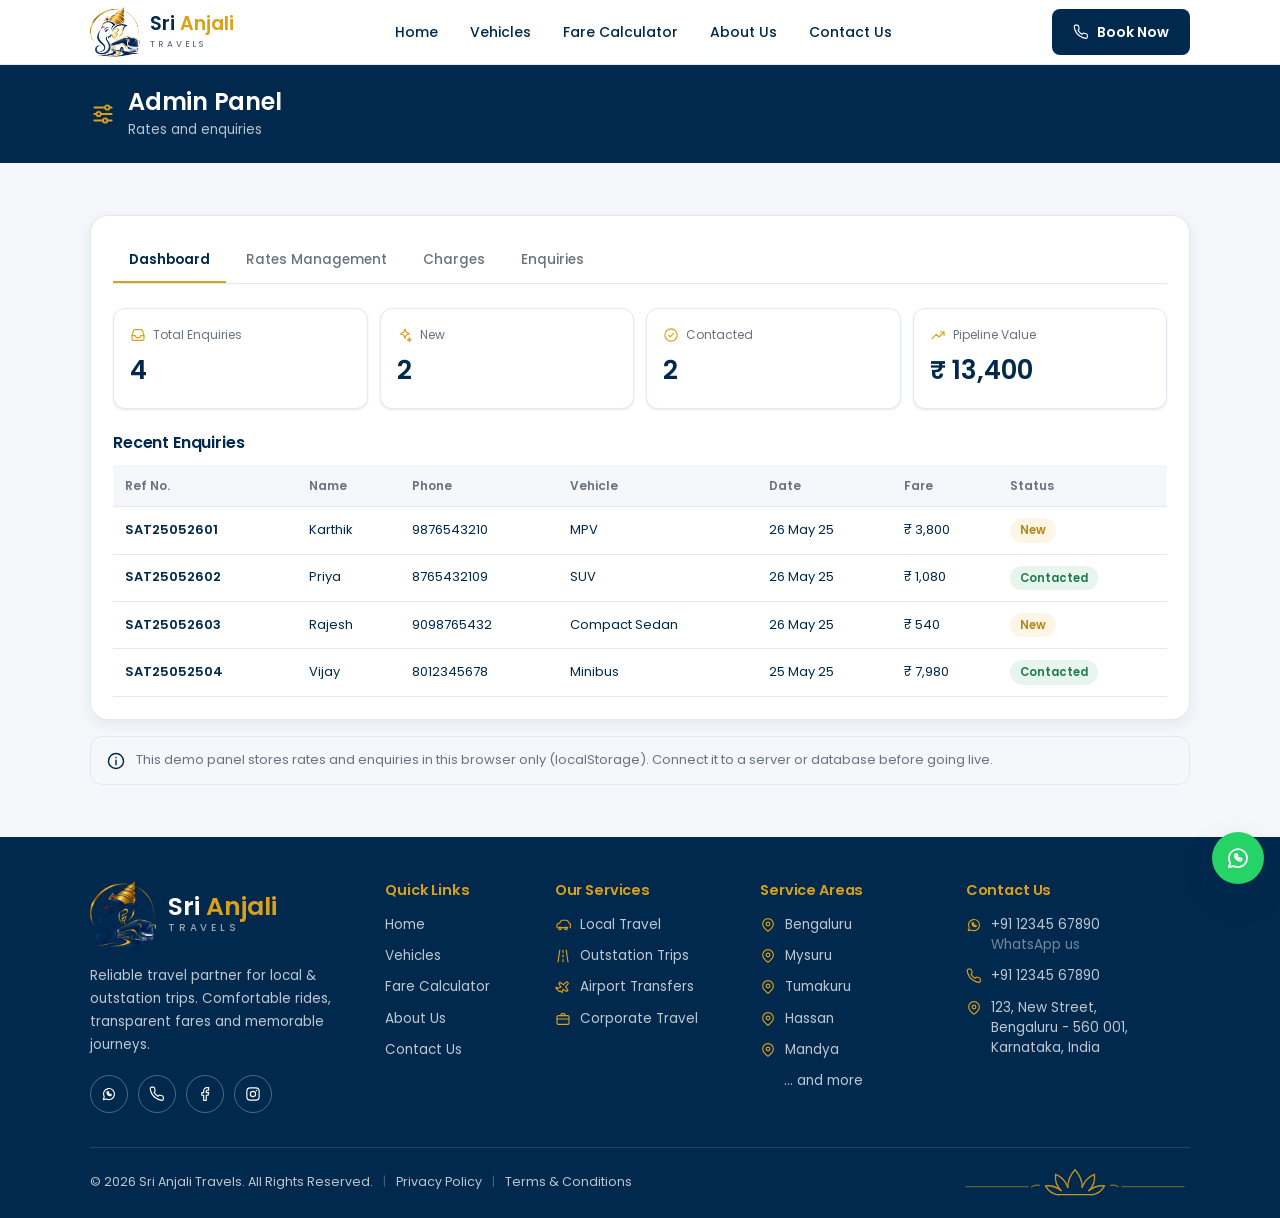
<file: admin.html>
<!DOCTYPE html>
<html lang="en">
<head>
<meta charset="utf-8">
<meta name="viewport" content="width=device-width, initial-scale=1">
<title>Admin Panel — Sri Anjali Travels</title>
<meta name="description" content="Manage per-KM rates and review booking enquiries.">
<meta name="robots" content="noindex">
<link rel="icon" href="assets/img/logo-mark.png" type="image/png">
<link rel="preconnect" href="https://fonts.googleapis.com">
<link rel="preconnect" href="https://fonts.gstatic.com" crossorigin>
<link href="https://fonts.googleapis.com/css2?family=Poppins:wght@400;500;600&display=swap" rel="stylesheet">
<link rel="stylesheet" href="assets/css/styles.css">
</head>
<body>

<div id="siteHeader"></div>

<main>
  <div class="pagebar">
    <div class="wrap pagebar__inner">
      <span class="ico ico--lg" data-ico="settings"></span>
      <div>
        <h1>Admin Panel</h1>
        <p>Rates and enquiries</p>
      </div>
    </div>
  </div>

  <section class="section">
    <div class="wrap">
      <div class="panel">
        <div class="admin-tabs" role="tablist" aria-label="Admin sections">
          <button type="button" role="tab" data-tab="dashboard" aria-selected="true">Dashboard</button>
          <button type="button" role="tab" data-tab="rates" aria-selected="false">Rates Management</button>
          <button type="button" role="tab" data-tab="charges" aria-selected="false">Charges</button>
          <button type="button" role="tab" data-tab="enquiries" aria-selected="false">Enquiries</button>
        </div>

        <div class="mt-24">
          <div id="tab-dashboard"></div>
          <div id="tab-rates" class="hidden"></div>
          <div id="tab-charges" class="hidden"></div>
          <div id="tab-enquiries" class="hidden"></div>
        </div>
      </div>

      <div class="note mt-16">
        <span class="ico" data-ico="info"></span>
        <span>This demo panel stores rates and enquiries in this browser only (localStorage).
          Connect it to a server or database before going live.</span>
      </div>
    </div>
  </section>
</main>

<div id="siteFooter"></div>

<script src="assets/js/data.js"></script>
<script src="assets/js/app.js"></script>
<script src="assets/js/chrome.js"></script>
<script src="assets/js/admin.js"></script>
</body>
</html>
</file>
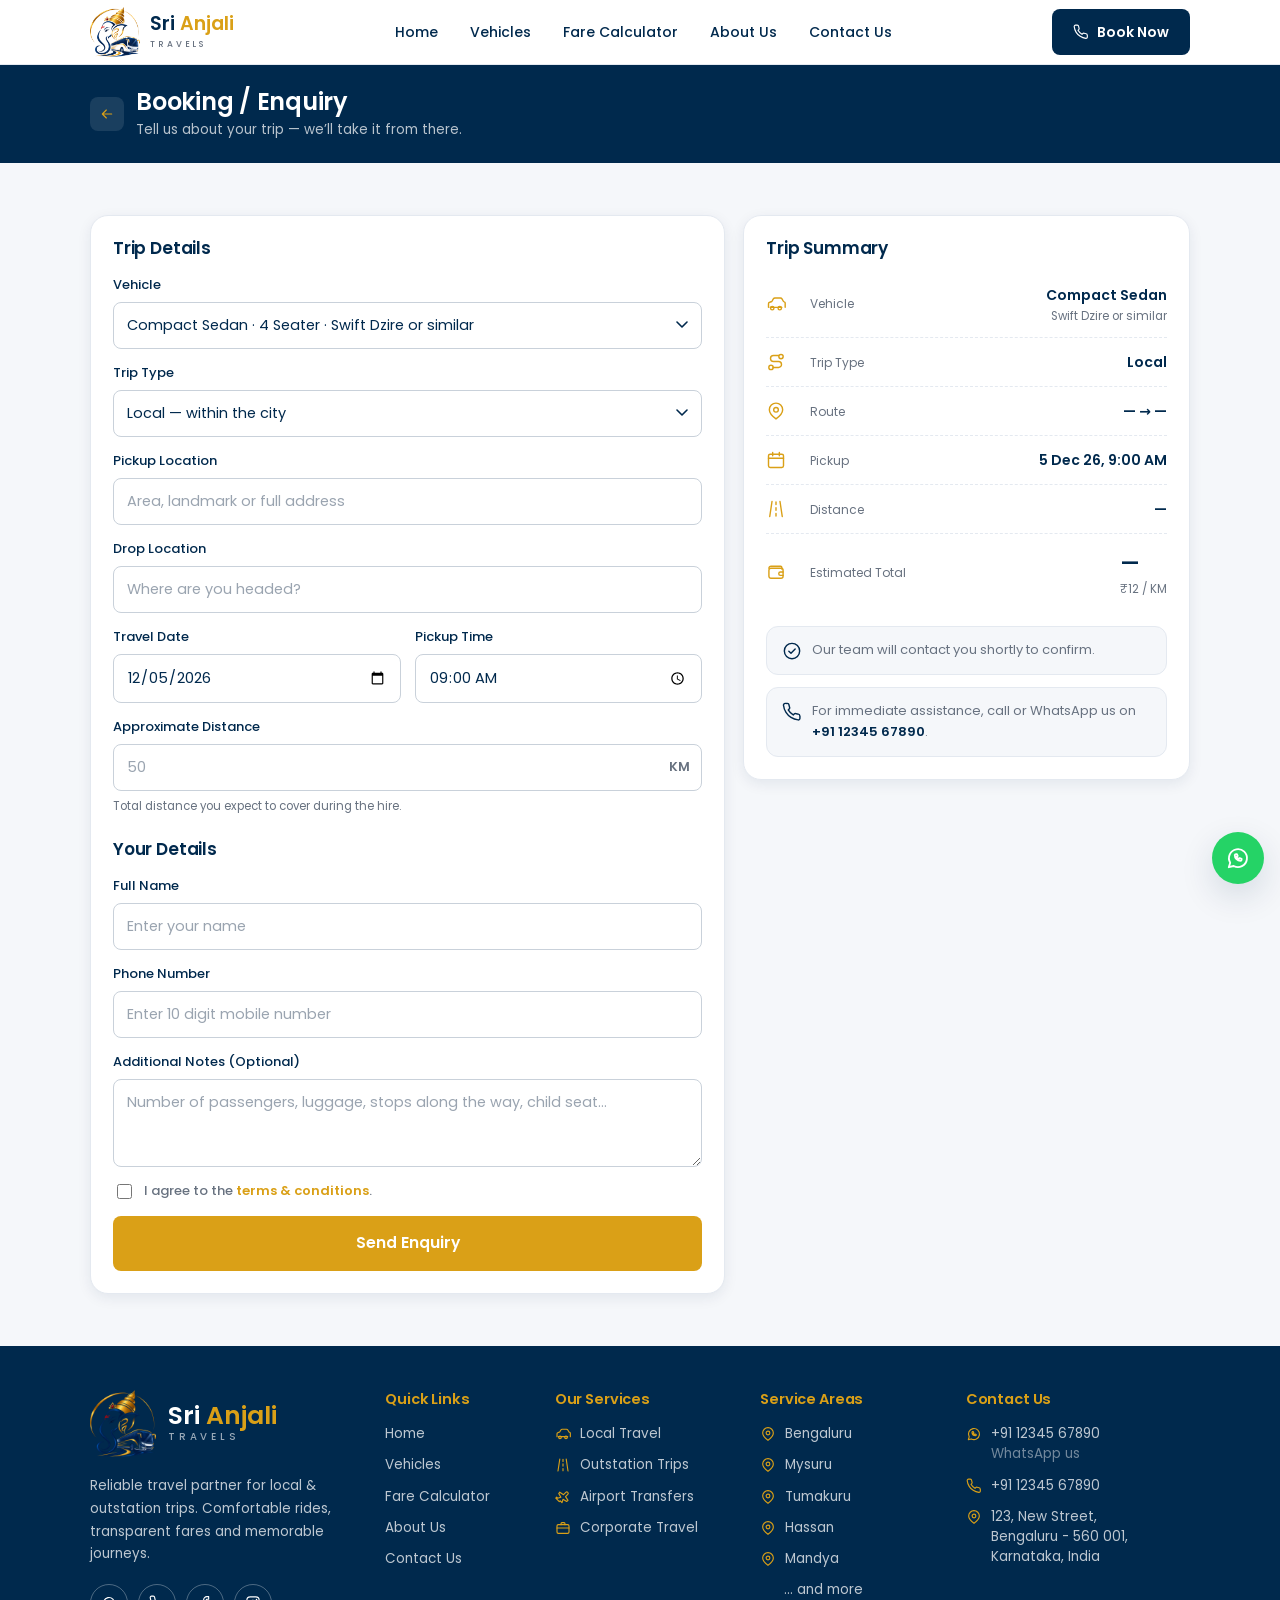
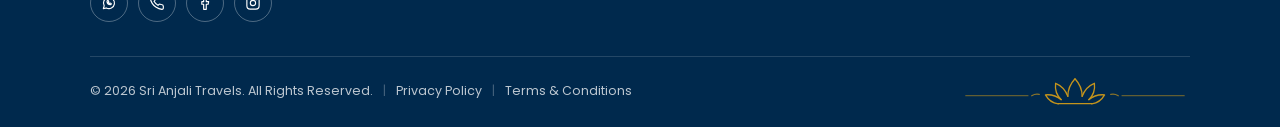
<file: booking.html>
<!DOCTYPE html>
<html lang="en">
<head>
<meta charset="utf-8">
<meta name="viewport" content="width=device-width, initial-scale=1">
<title>Book / Enquire — Sri Anjali Travels</title>
<meta name="description" content="Send a booking enquiry to Sri Anjali Travels. Pick your vehicle, tell us your trip and we will confirm by call or WhatsApp.">
<link rel="icon" href="assets/img/logo-mark.png" type="image/png">
<link rel="preconnect" href="https://fonts.googleapis.com">
<link rel="preconnect" href="https://fonts.gstatic.com" crossorigin>
<link href="https://fonts.googleapis.com/css2?family=Poppins:wght@400;500;600&display=swap" rel="stylesheet">
<link rel="stylesheet" href="assets/css/styles.css">
</head>
<body>

<div id="siteHeader"></div>

<main>
  <div class="pagebar">
    <div class="wrap pagebar__inner">
      <a class="back" href="index.html" aria-label="Back to home">
        <span class="ico ico--sm" data-ico="arrowLeft"></span>
      </a>
      <div>
        <h1>Booking / Enquiry</h1>
        <p>Tell us about your trip — we&rsquo;ll take it from there.</p>
      </div>
    </div>
  </div>

  <section class="section">
    <div class="wrap two-col">

      <form class="panel" id="bookingForm" novalidate>
        <h2 style="font-size:17px">Trip Details</h2>

        <div class="stack mt-16">
          <div class="field" id="f-vehicle">
            <label for="vehicle">Vehicle</label>
            <select class="select" id="vehicle" name="vehicle"></select>
          </div>

          <div class="field" id="f-trip">
            <label for="tripType">Trip Type</label>
            <select class="select" id="tripType" name="tripType">
              <option value="local">Local — within the city</option>
              <option value="outstation">Outstation — out of town</option>
            </select>
          </div>

          <div class="field" id="f-from">
            <label for="pickup">Pickup Location</label>
            <input class="input" id="pickup" name="pickup" type="text"
                   placeholder="Area, landmark or full address" required>
            <span class="error">Please tell us where to pick you up.</span>
          </div>

          <div class="field" id="f-to">
            <label for="drop">Drop Location</label>
            <input class="input" id="drop" name="drop" type="text"
                   placeholder="Where are you headed?" required>
            <span class="error">Please tell us where you are going.</span>
          </div>

          <div class="grid grid--2" style="gap:14px">
            <div class="field" id="f-date">
              <label for="date">Travel Date</label>
              <input class="input" id="date" name="date" type="date" required>
              <span class="error">Please choose your travel date.</span>
            </div>
            <div class="field" id="f-time">
              <label for="time">Pickup Time</label>
              <input class="input" id="time" name="time" type="time" value="09:00" required>
              <span class="error">Please choose a pickup time.</span>
            </div>
          </div>

          <!-- outstation only: days set the minimum-KM floor and the driver allowance -->
          <div class="grid grid--2 hidden" id="outstationExtras" style="gap:14px">
            <div class="field">
              <label for="days">Number of days</label>
              <input class="input" id="days" name="days" type="number" min="1" max="30" step="1"
                     value="1" inputmode="numeric">
              <span class="hint">Each day bills a minimum distance.</span>
            </div>
            <div class="field">
              <label for="nights">Nights running after 10 PM</label>
              <input class="input" id="nights" name="nights" type="number" min="0" max="30" step="1"
                     value="0" inputmode="numeric">
              <span class="hint">Night driver allowance per night.</span>
            </div>
          </div>

          <div class="field" id="f-km">
            <label for="km">Approximate Distance</label>
            <div class="input-affix">
              <input class="input" id="km" name="km" type="number" min="1" max="5000" step="1"
                     inputmode="numeric" placeholder="50" required>
              <span class="suffix">KM</span>
            </div>
            <span class="hint" id="kmHint">Total distance you expect to cover.</span>
            <span class="error">Please enter the approximate distance.</span>
          </div>
        </div>

        <h2 class="mt-24" style="font-size:17px">Your Details</h2>

        <div class="stack mt-16">
          <div class="field" id="f-name">
            <label for="name">Full Name</label>
            <input class="input" id="name" name="name" type="text" autocomplete="name" placeholder="Enter your name" required>
            <span class="error">Please enter your name.</span>
          </div>

          <div class="field" id="f-phone">
            <label for="phone">Phone Number</label>
            <input class="input" id="phone" name="phone" type="tel" inputmode="numeric" autocomplete="tel"
                   placeholder="Enter 10 digit mobile number" maxlength="10" required>
            <span class="error">Please enter a valid 10 digit mobile number.</span>
          </div>

          <div class="field">
            <label for="notes">Additional Notes (Optional)</label>
            <textarea class="textarea" id="notes" name="notes"
                      placeholder="Number of passengers, luggage, stops along the way, child seat…"></textarea>
          </div>

          <div class="field" id="f-terms">
            <label class="check">
              <input type="checkbox" id="terms" name="terms">
              <span>I agree to the <a class="gold-link" href="terms.html" target="_blank">terms &amp; conditions</a>.</span>
            </label>
            <span class="error">Please accept the terms &amp; conditions to continue.</span>
          </div>

          <button class="btn btn--gold btn--block btn--lg" type="submit">Send Enquiry</button>
        </div>
      </form>

      <aside>
        <div class="panel summary">
          <h2 style="font-size:17px">Trip Summary</h2>
          <div class="mt-12" id="summary"></div>

          <div class="note mt-16">
            <span class="ico" data-ico="checkCircle"></span>
            <span>Our team will contact you shortly to confirm.</span>
          </div>
          <div class="note mt-12">
            <span class="ico" data-ico="phone"></span>
            <span>For immediate assistance, call or WhatsApp us on
              <a href="tel:+911234567890" style="color:var(--navy);font-weight:600">+91 12345 67890</a>.</span>
          </div>
        </div>
      </aside>

    </div>
  </section>
</main>

<div id="siteFooter"></div>

<script src="assets/js/data.js"></script>
<script src="assets/js/app.js"></script>
<script src="assets/js/chrome.js"></script>
<script src="assets/js/booking.js"></script>
</body>
</html>
</file>
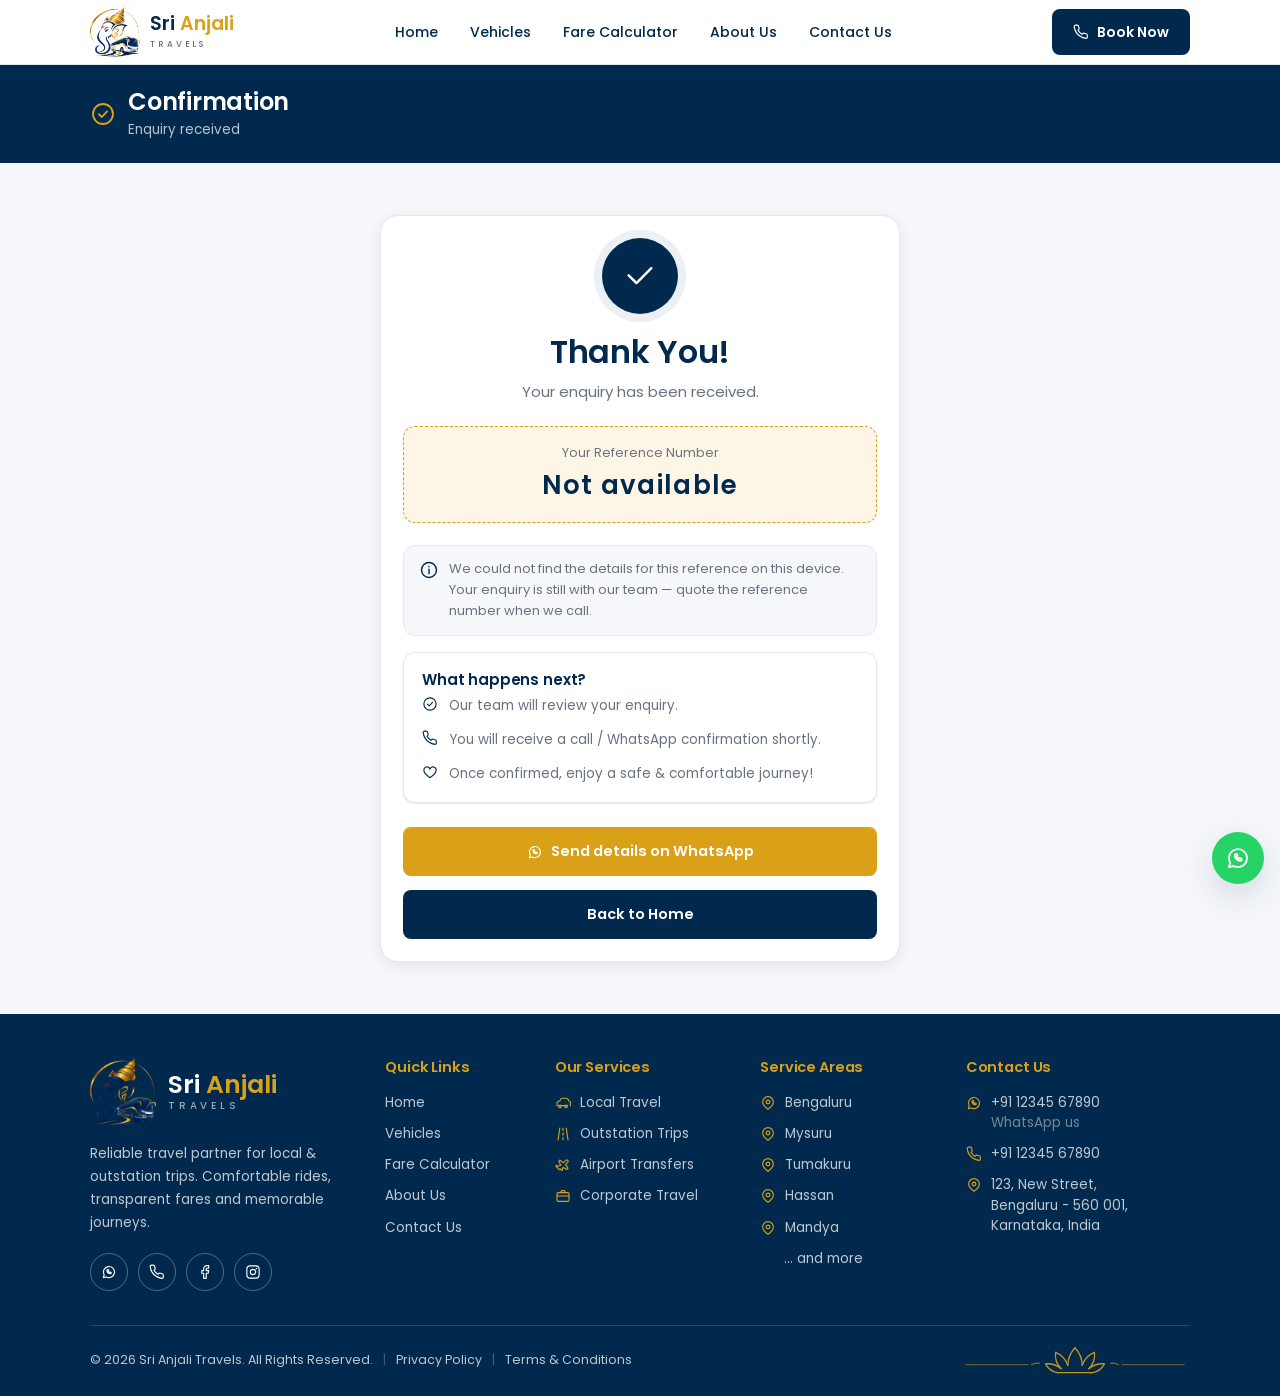
<file: confirmation.html>
<!DOCTYPE html>
<html lang="en">
<head>
<meta charset="utf-8">
<meta name="viewport" content="width=device-width, initial-scale=1">
<title>Enquiry Received — Sri Anjali Travels</title>
<meta name="description" content="Your enquiry has been received. Our team will call or WhatsApp you shortly to confirm your booking.">
<meta name="robots" content="noindex">
<link rel="icon" href="assets/img/logo-mark.png" type="image/png">
<link rel="preconnect" href="https://fonts.googleapis.com">
<link rel="preconnect" href="https://fonts.gstatic.com" crossorigin>
<link href="https://fonts.googleapis.com/css2?family=Poppins:wght@400;500;600&display=swap" rel="stylesheet">
<link rel="stylesheet" href="assets/css/styles.css">
</head>
<body>

<div id="siteHeader"></div>

<main>
  <div class="pagebar">
    <div class="wrap pagebar__inner">
      <span class="ico ico--lg" data-ico="checkCircle"></span>
      <div>
        <h1>Confirmation</h1>
        <p>Enquiry received</p>
      </div>
    </div>
  </div>

  <section class="section">
    <div class="wrap">
      <div class="panel confirm">
        <div class="confirm__tick"><span class="ico" data-ico="check"></span></div>
        <h1>Thank You!</h1>
        <p class="confirm__lede">Your enquiry has been received.</p>

        <div class="refbox">
          <div class="k">Your Reference Number</div>
          <div class="v" id="refNo">—</div>
        </div>

        <div id="recap"></div>

        <div class="card card--pad" style="text-align:left">
          <h2 style="font-size:15px">What happens next?</h2>
          <ul class="next">
            <li><span class="ico ico--sm" data-ico="checkCircle"></span>
              <span>Our team will review your enquiry.</span></li>
            <li><span class="ico ico--sm" data-ico="phone"></span>
              <span>You will receive a call / WhatsApp confirmation shortly.</span></li>
            <li><span class="ico ico--sm" data-ico="heart"></span>
              <span>Once confirmed, enjoy a safe &amp; comfortable journey!</span></li>
          </ul>
        </div>

        <div class="stack mt-24">
          <a class="btn btn--gold btn--block" id="waLink" href="https://wa.me/911234567890" target="_blank" rel="noopener">
            <span class="ico ico--sm" data-ico="whatsapp"></span> Send details on WhatsApp
          </a>
          <a class="btn btn--navy btn--block" href="index.html">Back to Home</a>
        </div>
      </div>
    </div>
  </section>
</main>

<div id="siteFooter"></div>

<script src="assets/js/data.js"></script>
<script src="assets/js/app.js"></script>
<script src="assets/js/chrome.js"></script>
<script>
document.addEventListener('DOMContentLoaded', function () {
  var ref = UI.params().ref || '';
  var enquiry = ref ? SA.findEnquiry(ref) : null;
  var recap = document.getElementById('recap');

  document.getElementById('refNo').textContent = ref || 'Not available';

  if (!enquiry) {
    recap.innerHTML =
      '<div class="note" style="text-align:left"><span class="ico" data-ico="info"></span>' +
      '<span>We could not find the details for this reference on this device. ' +
      'Your enquiry is still with our team — quote the reference number when we call.</span></div>' +
      '<div class="mt-16"></div>';
    UI.hydrateIcons(recap);
    return;
  }

  var v = SA.vehicle(enquiry.vehicleId);
  var q = SA.quote(enquiry.vehicleId, enquiry.tripType, enquiry.distance,
    { days: enquiry.days, nights: enquiry.nights });

  function line(icon, key, value, sub) {
    return '<div class="summary__row"><span class="ico" data-ico="' + icon + '"></span>' +
      '<span class="k">' + key + '</span><span><span class="v">' + value + '</span>' +
      (sub ? '<span class="sub" style="display:block">' + sub + '</span>' : '') + '</span></div>';
  }

  var route = enquiry.pickup && enquiry.drop
    ? UI.esc(enquiry.pickup) + ' → ' + UI.esc(enquiry.drop) : '';
  var when = SA.prettyDate(enquiry.date) + (enquiry.time ? ', ' + enquiry.time : '');

  recap.innerHTML =
    '<div class="card card--pad mt-16" style="text-align:left;margin-bottom:16px">' +
      '<h2 style="font-size:15px">Your trip</h2>' +
      line('car', 'Vehicle', UI.esc(v ? v.name : '—'), '') +
      (route ? line('pin', 'Route', route, '') : '') +
      line('route', 'Trip Type', SA.tripLabel(enquiry.tripType),
        enquiry.tripType === 'outstation' ? q.days + ' day' + (q.days > 1 ? 's' : '') : '') +
      line('calendar', 'Pickup', when, '') +
      line('road', 'Distance charged', q.chargeableKm + ' KM',
        q.minApplied ? 'minimum ' + q.minKmPerDay + ' KM per day applies' : '') +
      line('rupee', 'Running', SA.money(q.distanceFare), q.chargeableKm + ' KM × ₹' + q.rate) +
      (q.bata ? line('key', 'Driver allowance', SA.money(q.bata),
        q.days + ' day' + (q.days > 1 ? 's' : '')) : '') +
      (q.nightBata ? line('clock', 'Night allowance', SA.money(q.nightBata),
        q.nights + ' night' + (q.nights > 1 ? 's' : '')) : '') +
      '<div class="summary__row total"><span class="ico" data-ico="wallet"></span>' +
        '<span class="k">Estimated Total</span><span class="v">' + SA.money(q.total) + '</span></div>' +
    '</div>' +
    '<div class="note" style="text-align:left;margin-bottom:16px">' +
      '<span class="ico" data-ico="info"></span>' +
      '<span>Toll, parking and state permit charges are extra at cost. We will confirm the ' +
      'final figure with you before the trip starts.</span></div>';

  var msg = 'Hello Sri Anjali Travels, my enquiry reference is ' + enquiry.ref + '. ' +
    v.name + ', ' + SA.tripLabel(enquiry.tripType) + ' trip' +
    (route ? ', ' + enquiry.pickup + ' to ' + enquiry.drop : '') +
    ', ' + enquiry.distance + ' KM on ' + SA.prettyDate(enquiry.date) +
    (enquiry.time ? ' at ' + enquiry.time : '') + '.';
  document.getElementById('waLink').href =
    'https://wa.me/' + SA.BRAND.whatsapp + '?text=' + encodeURIComponent(msg);

  UI.hydrateIcons(recap);
});
</script>
</body>
</html>
</file>
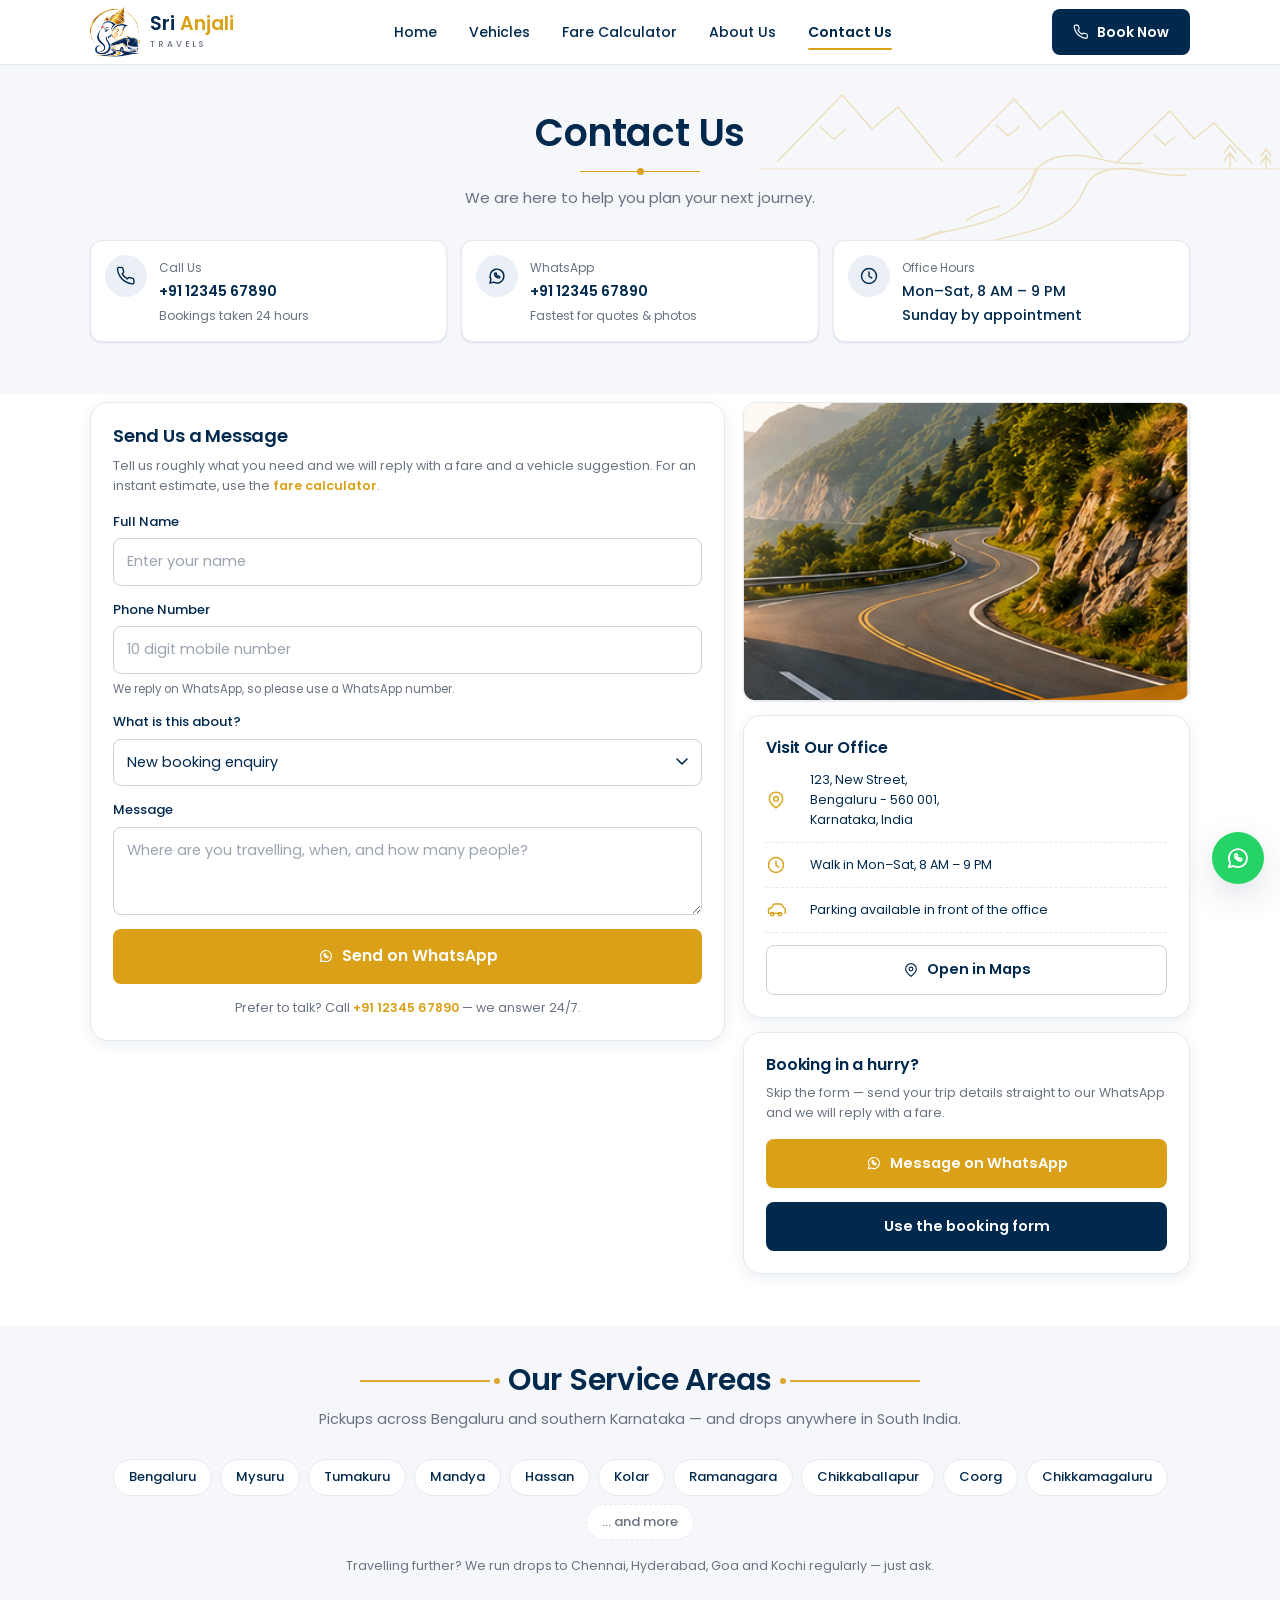
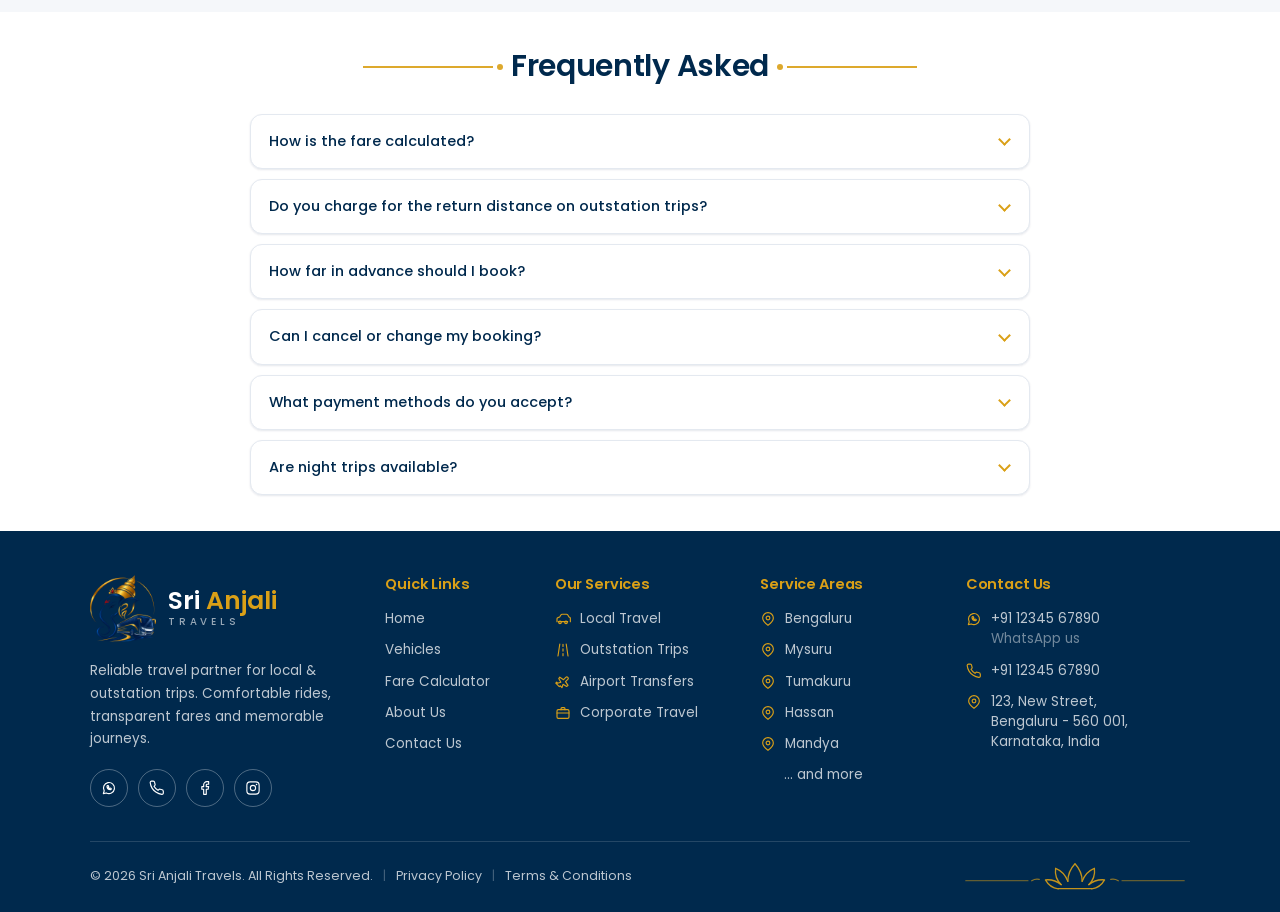
<file: contact.html>
<!DOCTYPE html>
<html lang="en">
<head>
<meta charset="utf-8">
<meta name="viewport" content="width=device-width, initial-scale=1">
<title>Contact Us — Sri Anjali Travels</title>
<meta name="description" content="Call or WhatsApp Sri Anjali Travels. Pickups across Bengaluru, Mysuru, Tumakuru, Mandya and Hassan — drops anywhere in South India.">
<link rel="icon" href="assets/img/logo-mark.png" type="image/png">
<link rel="preconnect" href="https://fonts.googleapis.com">
<link rel="preconnect" href="https://fonts.gstatic.com" crossorigin>
<link href="https://fonts.googleapis.com/css2?family=Poppins:wght@400;500;600&display=swap" rel="stylesheet">
<link rel="stylesheet" href="assets/css/styles.css">
</head>
<body>

<div id="siteHeader"></div>

<main>
  <section class="ptitle section--mist">
    <img class="ptitle__art" src="assets/img/line-hills.svg" alt="" width="560" height="200">
    <div class="wrap">
      <h1>Contact Us</h1>
      <div class="ptitle__rule"></div>
      <p>We are here to help you plan your next journey.</p>
    </div>
  </section>

  <!-- contact channels -->
  <section class="section section--mist" style="padding-top:0">
    <div class="wrap">
      <div class="grid" style="grid-template-columns:repeat(auto-fit,minmax(min(240px,100%),1fr))">
        <a class="contact-item" href="tel:+911234567890">
          <span class="ico-wrap"><span class="ico" data-ico="phone"></span></span>
          <span><span class="k">Call Us</span><br><span class="v">+91 12345 67890</span>
            <span class="k" style="display:block;margin-top:3px">Bookings taken 24 hours</span></span>
        </a>
        <a class="contact-item" href="https://wa.me/911234567890" target="_blank" rel="noopener">
          <span class="ico-wrap"><span class="ico" data-ico="whatsapp"></span></span>
          <span><span class="k">WhatsApp</span><br><span class="v">+91 12345 67890</span>
            <span class="k" style="display:block;margin-top:3px">Fastest for quotes &amp; photos</span></span>
        </a>
        <div class="contact-item">
          <span class="ico-wrap"><span class="ico" data-ico="clock"></span></span>
          <span><span class="k">Office Hours</span><br>
            <span class="v" style="font-weight:500;line-height:1.5">Mon–Sat, 8 AM – 9 PM<br>
              Sunday by appointment</span></span>
        </div>
      </div>
    </div>
  </section>

  <!-- form + side -->
  <section class="section section--white" style="padding-top:8px">
    <div class="wrap two-col">

      <form class="panel" id="contactForm" novalidate>
        <h2 style="font-size:18px">Send Us a Message</h2>
        <p class="small muted mt-8">Tell us roughly what you need and we will reply with a fare and
          a vehicle suggestion. For an instant estimate, use the
          <a class="gold-link" href="fare-calculator.html">fare calculator</a>.</p>

        <div class="stack mt-16">
          <div class="field" id="c-name">
            <label for="cname">Full Name</label>
            <input class="input" id="cname" type="text" autocomplete="name" placeholder="Enter your name" required>
            <span class="error">Please enter your name.</span>
          </div>

          <div class="field" id="c-phone">
            <label for="cphone">Phone Number</label>
            <input class="input" id="cphone" type="tel" inputmode="numeric" autocomplete="tel"
                   maxlength="10" placeholder="10 digit mobile number" required>
            <span class="hint">We reply on WhatsApp, so please use a WhatsApp number.</span>
            <span class="error">Enter a valid 10 digit mobile number.</span>
          </div>

          <div class="field">
            <label for="csubject">What is this about?</label>
            <select class="select" id="csubject">
              <option>New booking enquiry</option>
              <option>Outstation / tour package</option>
              <option>Airport transfer</option>
              <option>Corporate / monthly account</option>
              <option>Feedback about a trip</option>
              <option>Something else</option>
            </select>
          </div>

          <div class="field" id="c-msg">
            <label for="cmessage">Message</label>
            <textarea class="textarea" id="cmessage" placeholder="Where are you travelling, when, and how many people?" required></textarea>
            <span class="error">Please tell us a little about your trip.</span>
          </div>

          <button class="btn btn--gold btn--block btn--lg" type="submit">
            <span class="ico ico--sm" data-ico="whatsapp"></span> Send on WhatsApp
          </button>
          <p class="small muted center">Prefer to talk? Call
            <a class="gold-link" href="tel:+911234567890">+91 12345 67890</a> — we answer 24/7.</p>
        </div>
      </form>

      <aside class="stack">
        <div class="media">
          <img src="assets/img/scene-contact.png" alt="A winding highway through the Western Ghats" width="386" height="258" loading="lazy">
        </div>

        <div class="panel">
          <h2 style="font-size:16px">Visit Our Office</h2>
          <div class="summary__row" style="grid-template-columns:34px 1fr">
            <span class="ico" data-ico="pin"></span>
            <span class="small">123, New Street,<br>Bengaluru - 560 001,<br>Karnataka, India</span>
          </div>
          <div class="summary__row" style="grid-template-columns:34px 1fr">
            <span class="ico" data-ico="clock"></span>
            <span class="small">Walk in Mon–Sat, 8 AM – 9 PM</span>
          </div>
          <div class="summary__row" style="grid-template-columns:34px 1fr">
            <span class="ico" data-ico="car"></span>
            <span class="small">Parking available in front of the office</span>
          </div>
          <a class="btn btn--ghost btn--block mt-12"
             href="https://www.google.com/maps/search/?api=1&query=Bengaluru+560001"
             target="_blank" rel="noopener">
            <span class="ico ico--sm" data-ico="pin"></span> Open in Maps
          </a>
        </div>

        <div class="panel">
          <h2 style="font-size:16px">Booking in a hurry?</h2>
          <p class="small muted mt-8">Skip the form — send your trip details straight to our
            WhatsApp and we will reply with a fare.</p>
          <div class="stack mt-16">
            <a class="btn btn--gold btn--block" href="https://wa.me/911234567890" target="_blank" rel="noopener">
              <span class="ico ico--sm" data-ico="whatsapp"></span> Message on WhatsApp
            </a>
            <a class="btn btn--navy btn--block" href="booking.html">Use the booking form</a>
          </div>
        </div>
      </aside>
    </div>
  </section>

  <!-- service areas -->
  <section class="section section--mist section--tight">
    <div class="section-head">
      <h2 class="orn"><i class="orn__l"></i>Our Service Areas<i class="orn__r"></i></h2>
      <p>Pickups across Bengaluru and southern Karnataka — and drops anywhere in South India.</p>
    </div>
    <div class="wrap">
      <div class="chips" style="justify-content:center">
        <span class="chip">Bengaluru</span>
        <span class="chip">Mysuru</span>
        <span class="chip">Tumakuru</span>
        <span class="chip">Mandya</span>
        <span class="chip">Hassan</span>
        <span class="chip">Kolar</span>
        <span class="chip">Ramanagara</span>
        <span class="chip">Chikkaballapur</span>
        <span class="chip">Coorg</span>
        <span class="chip">Chikkamagaluru</span>
        <span class="chip chip--muted">… and more</span>
      </div>
      <p class="center small muted mt-16">Travelling further? We run drops to Chennai, Hyderabad,
        Goa and Kochi regularly — just ask.</p>
    </div>
  </section>

  <!-- faq -->
  <section class="section section--white section--tight">
    <div class="section-head">
      <h2 class="orn"><i class="orn__l"></i>Frequently Asked<i class="orn__r"></i></h2>
    </div>
    <div class="wrap" style="max-width:820px">
      <div class="faq">
        <details>
          <summary>How is the fare calculated?</summary>
          <p>Fare = total distance in kilometres × the per-KM rate for your vehicle. Local and
            outstation have separate rates, and both are published on the
            <a class="gold-link" href="vehicles.html">vehicles page</a>. Toll, parking and state
            permit charges are extra where they apply.</p>
        </details>
        <details>
          <summary>Do you charge for the return distance on outstation trips?</summary>
          <p>Every outstation trip is a round trip — the vehicle stays with you and brings you back —
            so the quoted distance covers the whole journey out and back. We tell you the total
            kilometres being charged before you confirm; there is never a surprise on the final bill.</p>
        </details>
        <details>
          <summary>How far in advance should I book?</summary>
          <p>A day ahead is comfortable for local trips and airport runs. For outstation journeys,
            minibuses or wedding season, give us two to three days so we can assign the right vehicle
            and driver.</p>
        </details>
        <details>
          <summary>Can I cancel or change my booking?</summary>
          <p>Yes. Call or WhatsApp us as early as you can. Changes made well before the pickup time
            carry no charge; last-minute cancellations after a vehicle has been dispatched may attract
            a small fee to cover the driver's running.</p>
        </details>
        <details>
          <summary>What payment methods do you accept?</summary>
          <p>Cash, UPI and bank transfer. Corporate clients can be set up on a monthly account with
            a consolidated invoice — WhatsApp or call us to arrange it.</p>
        </details>
        <details>
          <summary>Are night trips available?</summary>
          <p>Yes, bookings are taken around the clock and we run early-morning airport drops daily.
            For long night drives we assign a relief driver rather than push a single driver past
            safe hours.</p>
        </details>
      </div>
    </div>
  </section>
</main>

<div id="siteFooter"></div>

<script src="assets/js/data.js"></script>
<script src="assets/js/app.js"></script>
<script src="assets/js/chrome.js"></script>
<script>
/* Front-end only: there is no mail backend yet, so we acknowledge the message
   and hand the visitor a WhatsApp fallback rather than pretending it was sent. */
document.addEventListener('DOMContentLoaded', function () {
  var form = document.getElementById('contactForm');
  var name = document.getElementById('cname');
  var phone = document.getElementById('cphone');
  var subject = document.getElementById('csubject');
  var message = document.getElementById('cmessage');

  phone.addEventListener('input', function () {
    phone.value = phone.value.replace(/\D/g, '').slice(0, 10);
  });

  function mark(id, bad) {
    document.getElementById(id).classList.toggle('is-invalid', bad);
    return !bad;
  }

  form.addEventListener('submit', function (e) {
    e.preventDefault();
    var ok = true;
    ok = mark('c-name', name.value.trim().length < 2) && ok;
    ok = mark('c-phone', !/^[6-9]\d{9}$/.test(phone.value.trim())) && ok;
    ok = mark('c-msg', message.value.trim().length < 5) && ok;

    if (!ok) {
      var bad = form.querySelector('.is-invalid input, .is-invalid textarea');
      if (bad) bad.focus();
      UI.toast('Please check the highlighted fields.');
      return;
    }

    var text = 'Hello Sri Anjali Travels,\n' +
      'Name: ' + name.value.trim() + '\n' +
      'Phone: ' + phone.value.trim() + '\n' +
      'Subject: ' + subject.value + '\n' +
      'Message: ' + message.value.trim();

    var wa = 'https://wa.me/' + SA.BRAND.whatsapp + '?text=' + encodeURIComponent(text);

    form.innerHTML =
      '<div class="center" style="padding:14px 0">' +
        '<div class="confirm__tick"><span class="ico" data-ico="check"></span></div>' +
        '<h2 style="font-size:20px">Thanks, ' + UI.esc(name.value.trim().split(' ')[0]) + '!</h2>' +
        '<p class="muted mt-8">WhatsApp is opening with your message ready to send. ' +
          'If it did not open, use the button below or call ' +
          '<a class="gold-link" href="tel:+911234567890">+91 12345 67890</a>.</p>' +
        '<div class="stack mt-24" style="text-align:left">' +
          '<a class="btn btn--gold btn--block" target="_blank" rel="noopener" href="' + wa + '">' +
            '<span class="ico ico--sm" data-ico="whatsapp"></span> Send on WhatsApp</a>' +
          '<a class="btn btn--ghost btn--block" href="tel:+911234567890">' +
            '<span class="ico ico--sm" data-ico="phone"></span> Call instead</a>' +
        '</div>' +
      '</div>';
    UI.hydrateIcons(form);

    /* open WhatsApp straight away — this runs inside the submit gesture, so it
       is not treated as an unsolicited popup */
    window.open(wa, '_blank', 'noopener');
  });
});
</script>
</body>
</html>
</file>
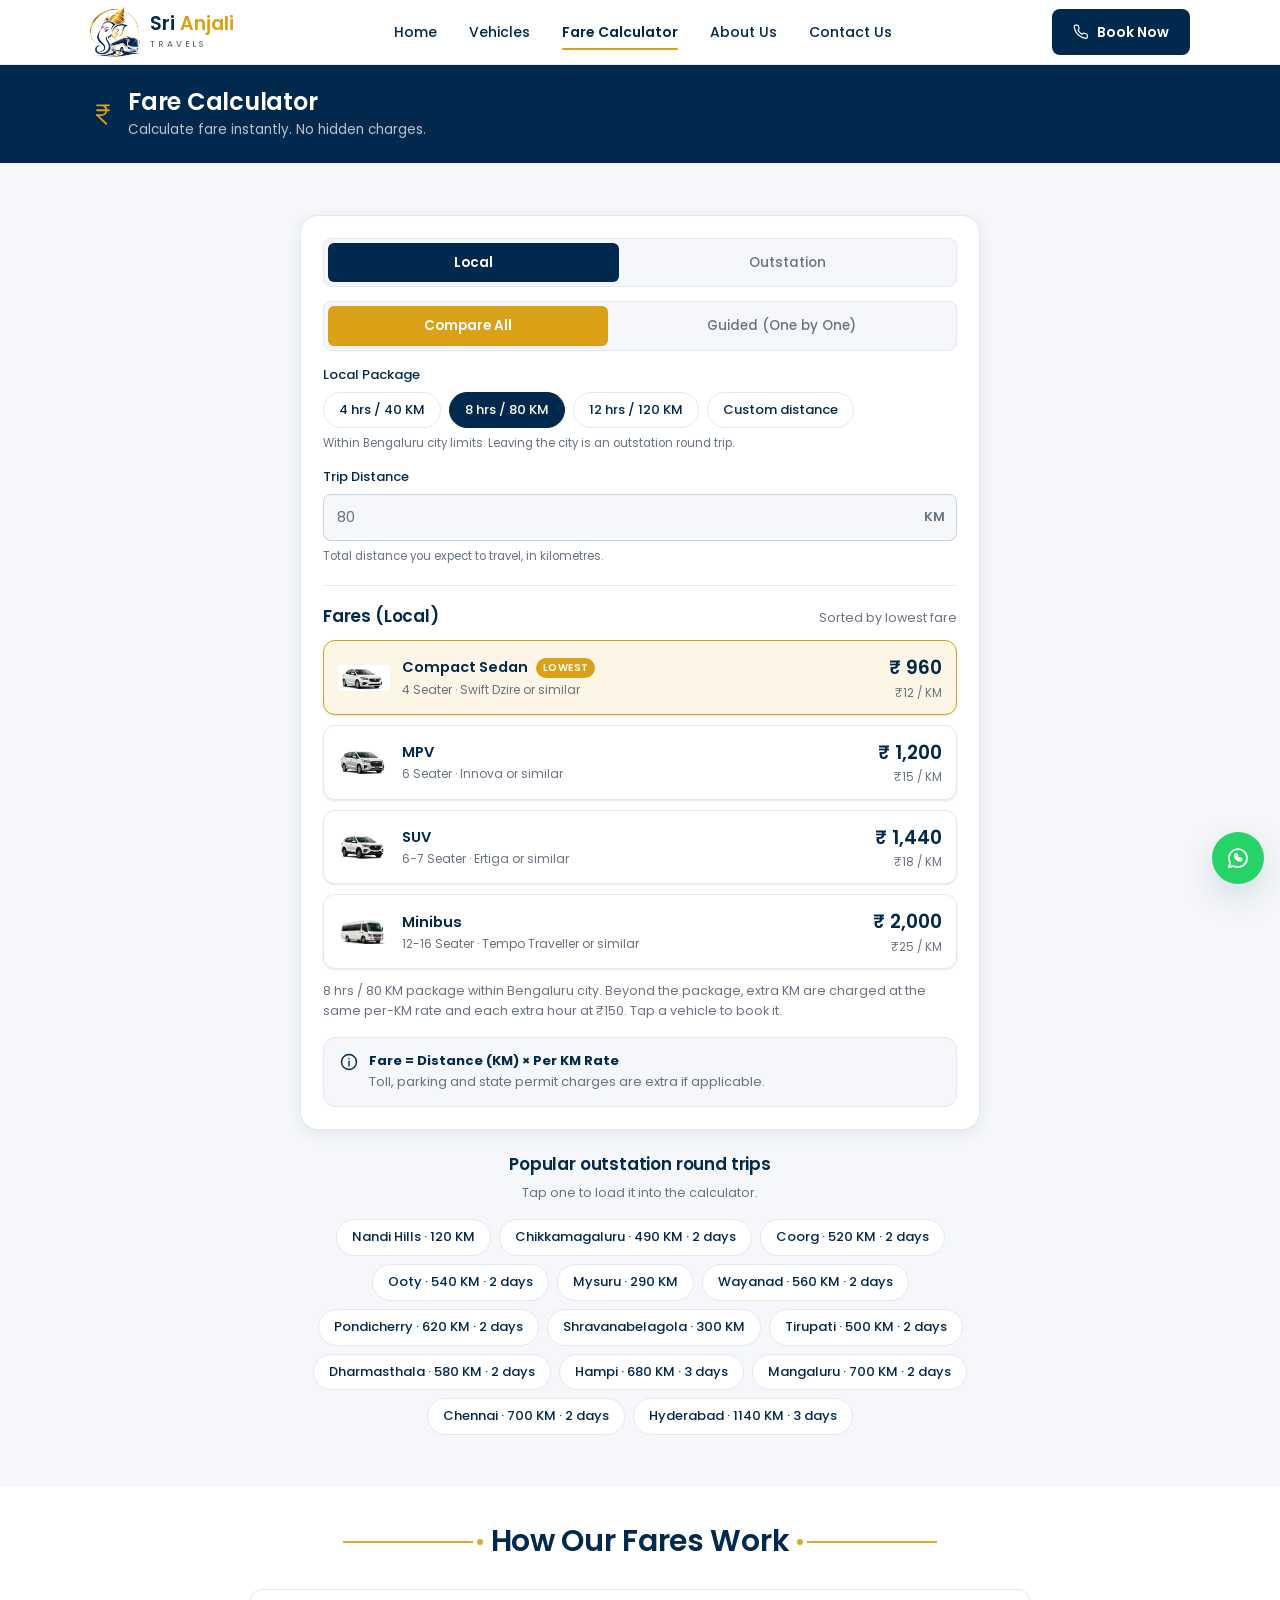
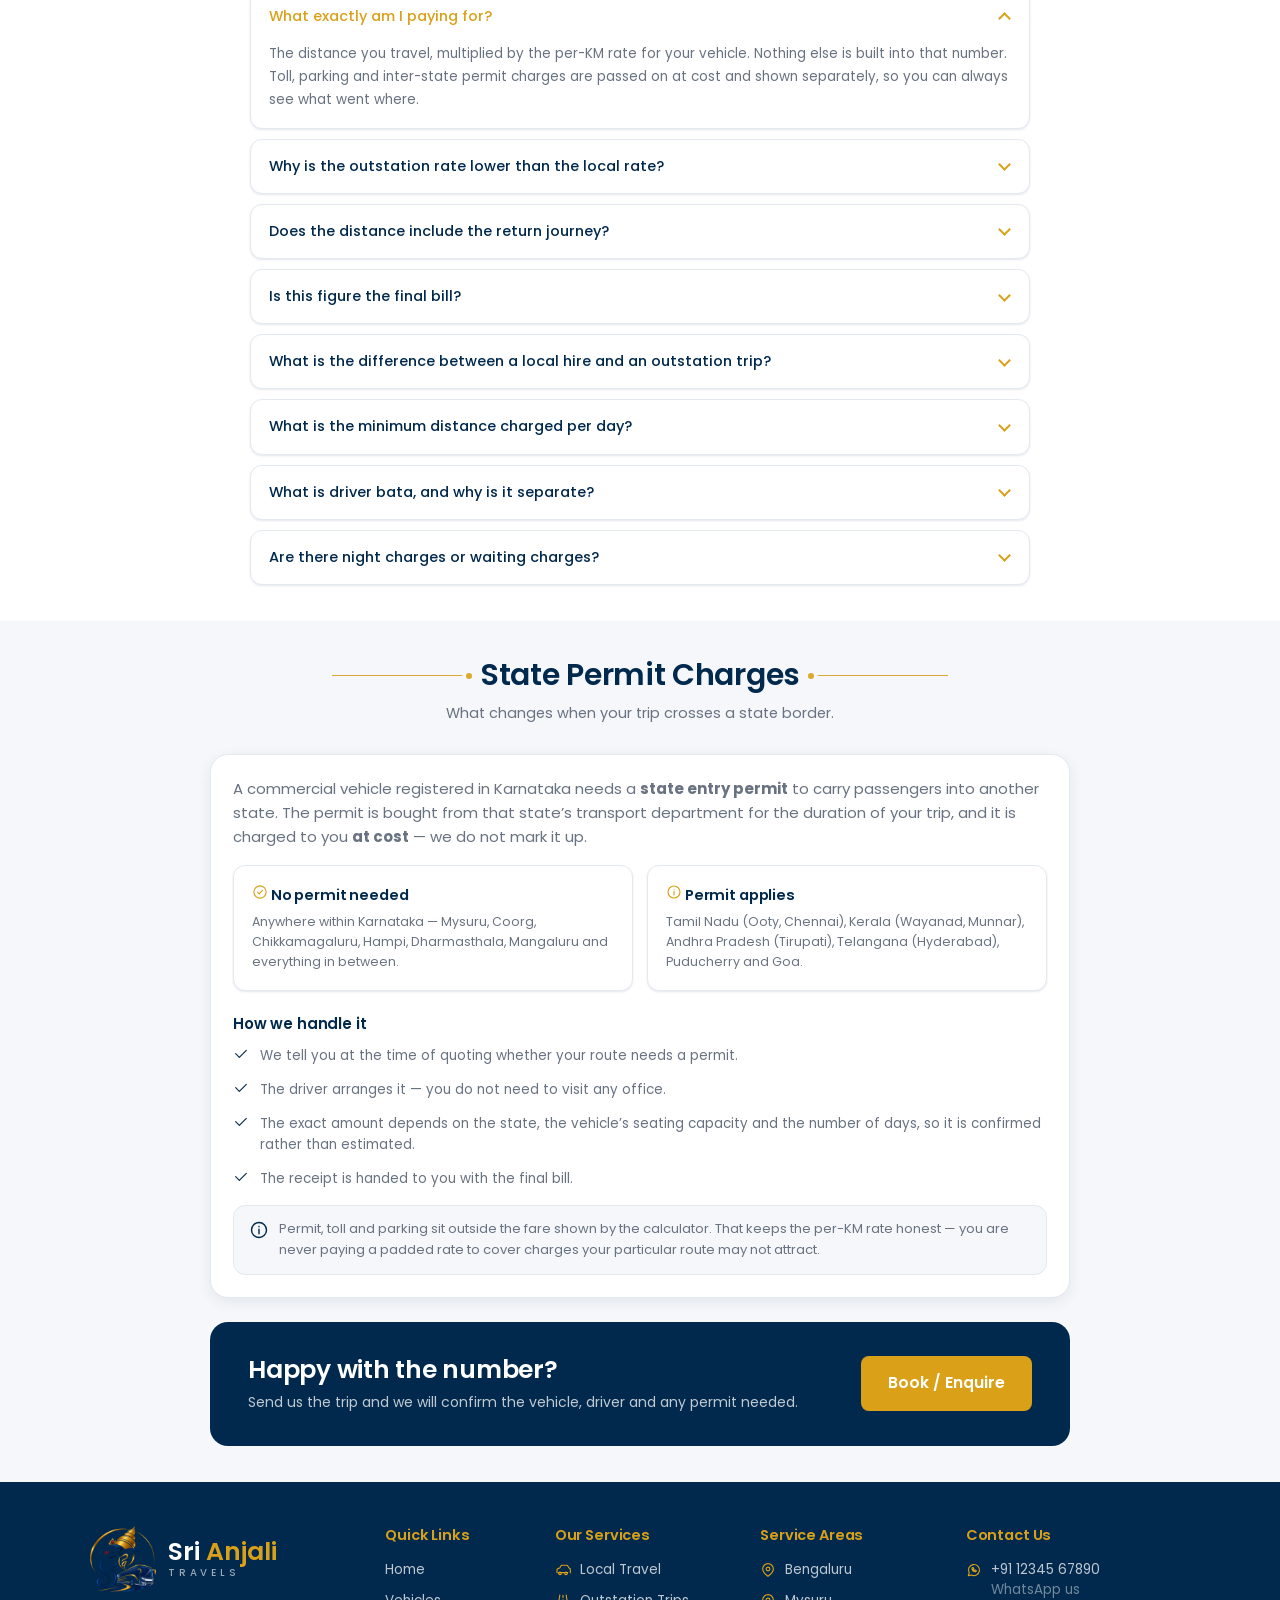
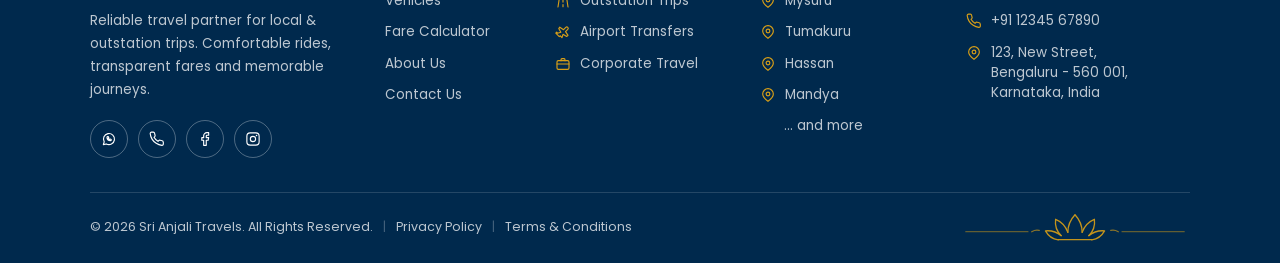
<file: fare-calculator.html>
<!DOCTYPE html>
<html lang="en">
<head>
<meta charset="utf-8">
<meta name="viewport" content="width=device-width, initial-scale=1">
<title>Fare Calculator — Sri Anjali Travels</title>
<meta name="description" content="Work out your fare instantly. Enter your trip distance and compare local and outstation per-KM fares across our whole fleet.">
<link rel="icon" href="assets/img/logo-mark.png" type="image/png">
<link rel="preconnect" href="https://fonts.googleapis.com">
<link rel="preconnect" href="https://fonts.gstatic.com" crossorigin>
<link href="https://fonts.googleapis.com/css2?family=Poppins:wght@400;500;600&display=swap" rel="stylesheet">
<link rel="stylesheet" href="assets/css/styles.css">
</head>
<body>

<div id="siteHeader"></div>

<main>
  <div class="pagebar">
    <div class="wrap pagebar__inner">
      <span class="ico ico--lg" data-ico="rupee"></span>
      <div>
        <h1>Fare Calculator</h1>
        <p>Calculate fare instantly. No hidden charges.</p>
      </div>
    </div>
  </div>

  <section class="section">
    <div class="wrap" style="max-width:720px">
      <div class="panel">
        <div class="stack">
          <div class="seg" id="tripSeg" role="tablist" aria-label="Trip type">
            <button type="button" role="tab" data-trip="local" aria-selected="true">Local</button>
            <button type="button" role="tab" data-trip="outstation" aria-selected="false">Outstation</button>
          </div>

          <div class="seg seg--gold" id="modeSeg" role="tablist" aria-label="View mode">
            <button type="button" role="tab" data-mode="compare" aria-selected="true">Compare All</button>
            <button type="button" role="tab" data-mode="guided" aria-selected="false">Guided (One by One)</button>
          </div>

          <!-- local-only: hourly packages within Bengaluru city -->
          <div id="localPackages">
            <div class="field">
              <label>Local Package</label>
              <div class="chips" id="pkgChips"></div>
              <span class="hint">Within Bengaluru city limits. Leaving the city is an
                outstation round trip.</span>
            </div>
          </div>

          <div class="field">
            <label for="distance">Trip Distance</label>
            <div class="input-affix">
              <input class="input" id="distance" type="number" inputmode="numeric" min="1" max="5000" step="1" value="50" placeholder="Enter distance">
              <span class="suffix">KM</span>
            </div>
            <span class="hint">Total distance you expect to travel, in kilometres.</span>
          </div>

          <!-- outstation-only: days drive the minimum-KM floor and the driver allowance -->
          <div class="grid grid--2 hidden" id="outstationExtras" style="gap:14px">
            <div class="field">
              <label for="days">Number of days</label>
              <input class="input" id="days" type="number" min="1" max="30" step="1" value="1"
                     inputmode="numeric">
              <span class="hint">Each day bills a minimum distance.</span>
            </div>
            <div class="field">
              <label for="nights">Nights running after 10 PM</label>
              <input class="input" id="nights" type="number" min="0" max="30" step="1" value="0"
                     inputmode="numeric">
              <span class="hint">Night driver allowance per night.</span>
            </div>
          </div>
        </div>

        <hr style="border:0;border-top:1px solid var(--line);margin:20px 0">

        <div id="results"></div>

        <div class="note mt-16">
          <span class="ico" data-ico="info"></span>
          <span>
            <strong style="color:var(--navy)">Fare = Distance (KM) × Per KM Rate</strong><br>
            Toll, parking and state permit charges are extra if applicable.
          </span>
        </div>
      </div>

      <div class="mt-24">
        <h2 class="center" style="font-size:17px">Popular outstation round trips</h2>
        <p class="center small muted mt-8">Tap one to load it into the calculator.</p>
        <div class="chips mt-16" style="justify-content:center" id="presetKm"></div>
      </div>
    </div>
  </section>

  <!-- how fares work -->
  <section class="section section--white section--tight">
    <div class="section-head">
      <h2 class="orn"><i class="orn__l"></i>How Our Fares Work<i class="orn__r"></i></h2>
    </div>
    <div class="wrap" style="max-width:820px">
      <div class="faq">
        <details open>
          <summary>What exactly am I paying for?</summary>
          <p>The distance you travel, multiplied by the per-KM rate for your vehicle. Nothing else is
            built into that number. Toll, parking and inter-state permit charges are passed on at cost
            and shown separately, so you can always see what went where.</p>
        </details>
        <details>
          <summary>Why is the outstation rate lower than the local rate?</summary>
          <p>Outstation trips cover long, steady highway distance, so the running cost per kilometre is
            lower than stop-start city driving. We pass that difference on rather than charging a flat
            rate for both.</p>
        </details>
        <details>
          <summary>Does the distance include the return journey?</summary>
          <p>Yes. Every outstation trip is a round trip — the vehicle stays with you and comes back
            with you — so the distance you enter should be the full journey out and back. For local
            hires, the kilometres included in your hourly package cover the whole day. We confirm the
            chargeable distance with you before the trip starts.</p>
        </details>
        <details>
          <summary>Is this figure the final bill?</summary>
          <p>It is an estimate based on the distance you enter. The final fare is worked out on the
            actual distance run, at the same per-KM rate you were quoted. If your plans change mid-trip
            and you cover more ground, the extra is charged at that same rate — never a higher one.</p>
        </details>
        <details>
          <summary>What is the difference between a local hire and an outstation trip?</summary>
          <p>A <strong>local</strong> hire stays within Bengaluru city and is sold as an hourly
            package — 4, 8 or 12 hours, each with kilometres included. An
            <strong>outstation</strong> trip leaves the city, is always a round trip with the
            vehicle staying with you, and is billed on distance plus a daily minimum and the
            driver&rsquo;s allowance.</p>
        </details>
        <details>
          <summary>What is the minimum distance charged per day?</summary>
          <p>An outstation vehicle is committed to you for the whole day, so each day of the hire
            bills a floor of <strong id="faqMinCar">250</strong> KM for cars and
            <strong id="faqMinBus">300</strong> KM for the minibus. Cover more than that and you
            simply pay for the actual distance. A two-day trip covering 350 KM is therefore billed on
            the floor, not on 350 KM — the calculator above shows you exactly when this applies.</p>
        </details>
        <details>
          <summary>What is driver bata, and why is it separate?</summary>
          <p>Bata is the driver&rsquo;s daily allowance for food and rest on an outstation trip —
            <strong id="faqBata">₹300</strong> per day, with a further
            <strong id="faqNight">₹300</strong> for any night the driver is running between 10 PM
            and 6 AM. We show it as its own line rather than burying it in the per-KM rate, so you can
            see what the rate covers and what the driver receives.</p>
        </details>
        <details>
          <summary>Are there night charges or waiting charges?</summary>
          <p>No night surcharge — a 5 AM airport drop costs the same per kilometre as a midday trip.
            Extended waiting outside the agreed pickup window may be charged, and we will tell you
            before it applies rather than adding it to the bill afterwards.</p>
        </details>
      </div>

    </div>
  </section>

  <!-- state permits -->
  <section class="section section--mist section--tight">
    <div class="section-head">
      <h2 class="orn"><i class="orn__l"></i>State Permit Charges<i class="orn__r"></i></h2>
      <p>What changes when your trip crosses a state border.</p>
    </div>
    <div class="wrap" style="max-width:900px">
      <div class="two-col" style="grid-template-columns:1fr">
        <div class="panel">
          <p class="muted">
            A commercial vehicle registered in Karnataka needs a <strong>state entry permit</strong>
            to carry passengers into another state. The permit is bought from that state&rsquo;s
            transport department for the duration of your trip, and it is charged to you
            <strong>at cost</strong> — we do not mark it up.
          </p>

          <div class="grid grid--2 mt-16" style="gap:14px">
            <div class="card card--pad">
              <h3 style="font-size:14.5px">
                <span class="ico ico--sm" data-ico="checkCircle" style="color:var(--gold)"></span>
                No permit needed
              </h3>
              <p class="small muted mt-8">Anywhere within Karnataka — Mysuru, Coorg,
                Chikkamagaluru, Hampi, Dharmasthala, Mangaluru and everything in between.</p>
            </div>
            <div class="card card--pad">
              <h3 style="font-size:14.5px">
                <span class="ico ico--sm" data-ico="info" style="color:var(--gold)"></span>
                Permit applies
              </h3>
              <p class="small muted mt-8">Tamil Nadu (Ooty, Chennai), Kerala (Wayanad, Munnar),
                Andhra Pradesh (Tirupati), Telangana (Hyderabad), Puducherry and Goa.</p>
            </div>
          </div>

          <h3 class="mt-24" style="font-size:15px">How we handle it</h3>
          <ul class="next mt-12">
            <li><span class="ico ico--sm" data-ico="check"></span>
              <span>We tell you at the time of quoting whether your route needs a permit.</span></li>
            <li><span class="ico ico--sm" data-ico="check"></span>
              <span>The driver arranges it — you do not need to visit any office.</span></li>
            <li><span class="ico ico--sm" data-ico="check"></span>
              <span>The exact amount depends on the state, the vehicle&rsquo;s seating capacity and
                the number of days, so it is confirmed rather than estimated.</span></li>
            <li><span class="ico ico--sm" data-ico="check"></span>
              <span>The receipt is handed to you with the final bill.</span></li>
          </ul>

          <div class="note mt-16">
            <span class="ico" data-ico="info"></span>
            <span>Permit, toll and parking sit outside the fare shown by the calculator. That keeps
              the per-KM rate honest — you are never paying a padded rate to cover charges your
              particular route may not attract.</span>
          </div>
        </div>
      </div>

      <div class="mt-24">
        <div class="band">
          <div class="band__inner">
            <div>
              <h2>Happy with the number?</h2>
              <p>Send us the trip and we will confirm the vehicle, driver and any permit needed.</p>
            </div>
            <a class="btn btn--gold btn--lg" href="booking.html">Book / Enquire</a>
          </div>
        </div>
      </div>
    </div>
  </section>
</main>

<div id="siteFooter"></div>

<script src="assets/js/data.js"></script>
<script src="assets/js/app.js"></script>
<script src="assets/js/chrome.js"></script>
<script src="assets/js/fare.js"></script>
</body>
</html>
</file>
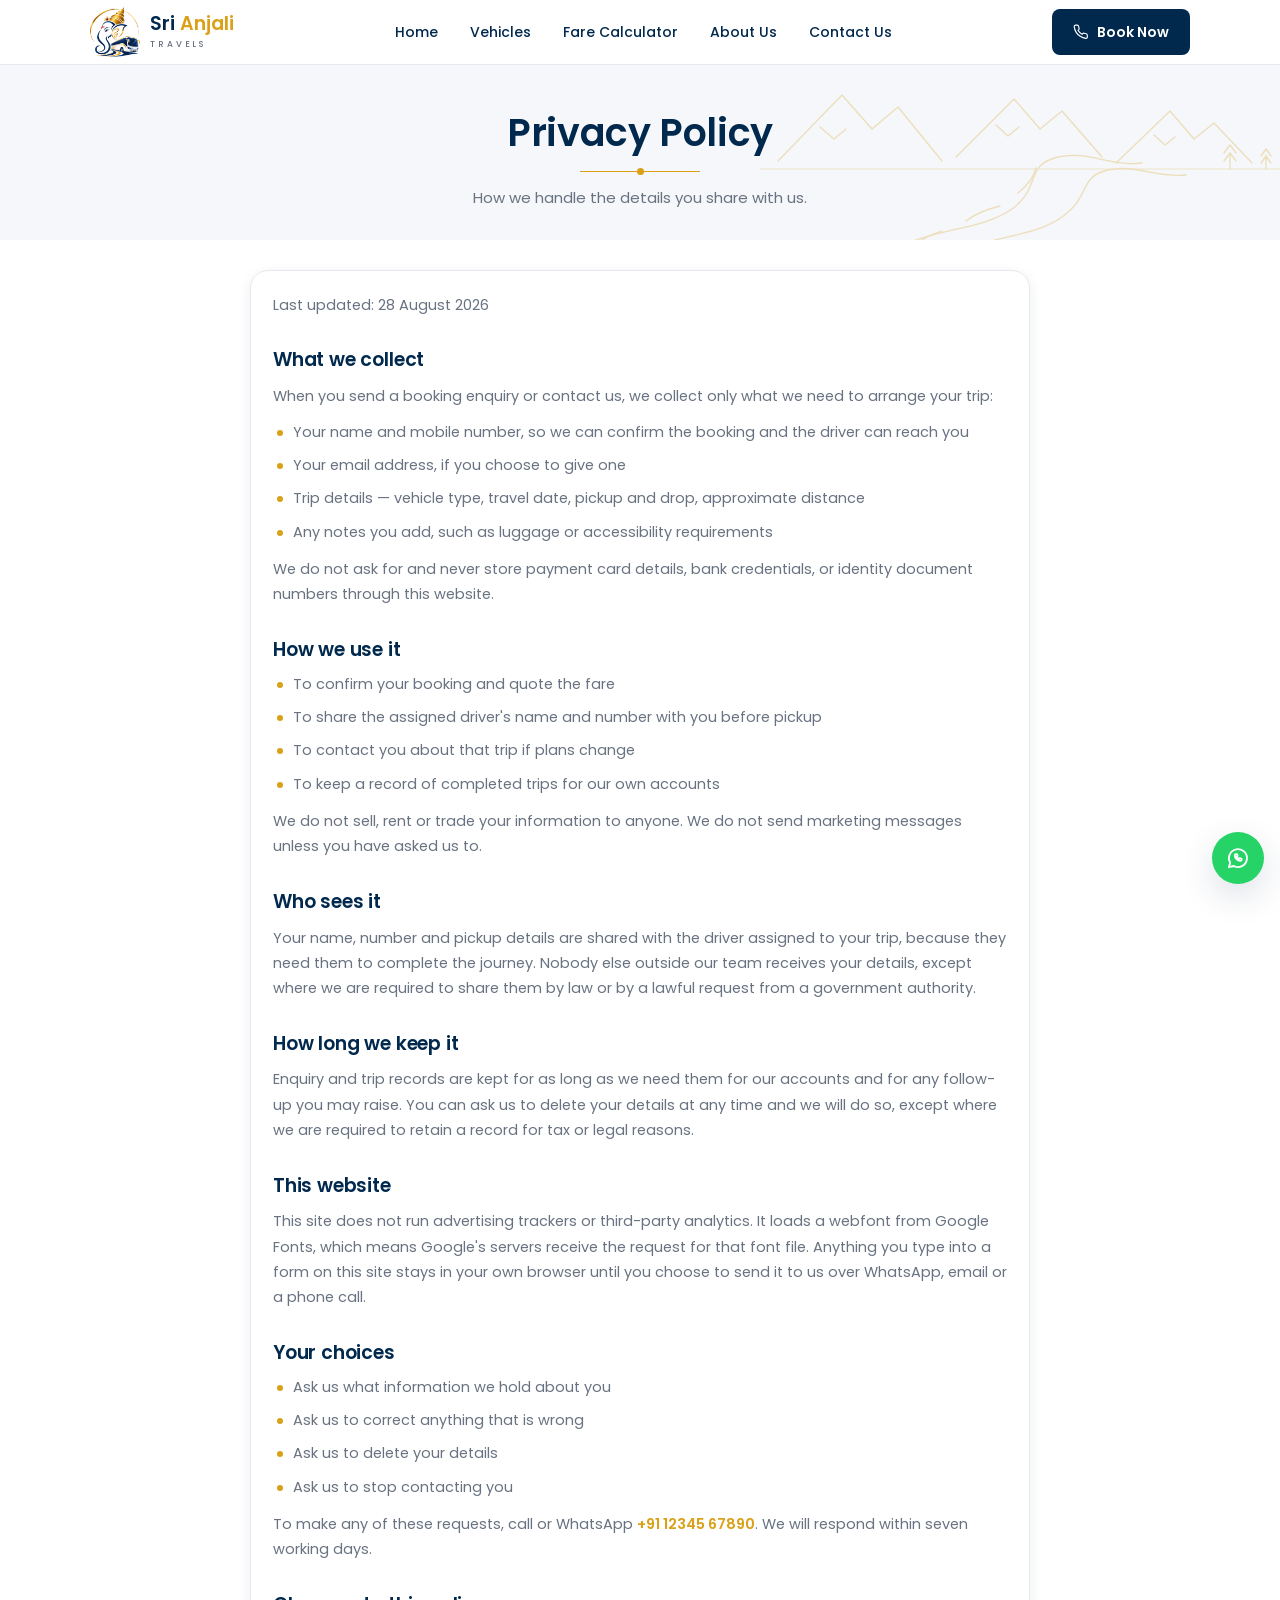
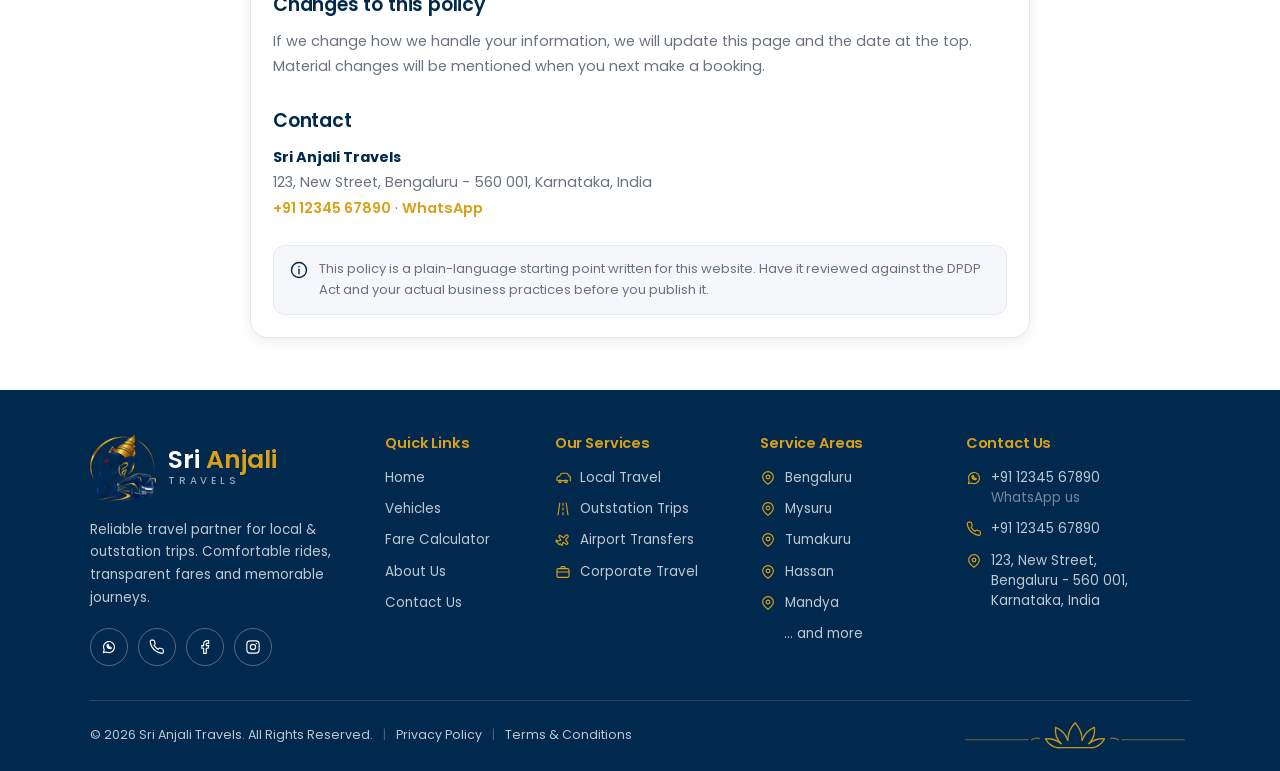
<file: privacy.html>
<!DOCTYPE html>
<html lang="en">
<head>
<meta charset="utf-8">
<meta name="viewport" content="width=device-width, initial-scale=1">
<title>Privacy Policy — Sri Anjali Travels</title>
<meta name="description" content="How Sri Anjali Travels collects, uses and protects the personal information you share when booking a trip.">
<link rel="icon" href="assets/img/logo-mark.png" type="image/png">
<link rel="preconnect" href="https://fonts.googleapis.com">
<link rel="preconnect" href="https://fonts.gstatic.com" crossorigin>
<link href="https://fonts.googleapis.com/css2?family=Poppins:wght@400;500;600&display=swap" rel="stylesheet">
<link rel="stylesheet" href="assets/css/styles.css">
</head>
<body>

<div id="siteHeader"></div>

<main>
  <section class="ptitle section--mist">
    <img class="ptitle__art" src="assets/img/line-hills.svg" alt="" width="560" height="200">
    <div class="wrap">
      <h1>Privacy Policy</h1>
      <div class="ptitle__rule"></div>
      <p>How we handle the details you share with us.</p>
    </div>
  </section>

  <section class="section section--white" style="padding-top:30px">
    <div class="wrap">
      <div class="panel prose">
        <p class="small muted" style="margin-top:0">Last updated: 28 August 2026</p>

        <h2>What we collect</h2>
        <p>When you send a booking enquiry or contact us, we collect only what we need to arrange
          your trip:</p>
        <ul>
          <li>Your name and mobile number, so we can confirm the booking and the driver can reach you</li>
          <li>Your email address, if you choose to give one</li>
          <li>Trip details — vehicle type, travel date, pickup and drop, approximate distance</li>
          <li>Any notes you add, such as luggage or accessibility requirements</li>
        </ul>
        <p>We do not ask for and never store payment card details, bank credentials, or identity
          document numbers through this website.</p>

        <h2>How we use it</h2>
        <ul>
          <li>To confirm your booking and quote the fare</li>
          <li>To share the assigned driver's name and number with you before pickup</li>
          <li>To contact you about that trip if plans change</li>
          <li>To keep a record of completed trips for our own accounts</li>
        </ul>
        <p>We do not sell, rent or trade your information to anyone. We do not send marketing
          messages unless you have asked us to.</p>

        <h2>Who sees it</h2>
        <p>Your name, number and pickup details are shared with the driver assigned to your trip,
          because they need them to complete the journey. Nobody else outside our team receives your
          details, except where we are required to share them by law or by a lawful request from a
          government authority.</p>

        <h2>How long we keep it</h2>
        <p>Enquiry and trip records are kept for as long as we need them for our accounts and for
          any follow-up you may raise. You can ask us to delete your details at any time and we will
          do so, except where we are required to retain a record for tax or legal reasons.</p>

        <h2>This website</h2>
        <p>This site does not run advertising trackers or third-party analytics. It loads a webfont
          from Google Fonts, which means Google's servers receive the request for that font file.
          Anything you type into a form on this site stays in your own browser until you choose to
          send it to us over WhatsApp, email or a phone call.</p>

        <h2>Your choices</h2>
        <ul>
          <li>Ask us what information we hold about you</li>
          <li>Ask us to correct anything that is wrong</li>
          <li>Ask us to delete your details</li>
          <li>Ask us to stop contacting you</li>
        </ul>
        <p>To make any of these requests, call or WhatsApp <a class="gold-link" href="tel:+911234567890">+91 12345 67890</a>.
          We will respond within seven working days.</p>

        <h2>Changes to this policy</h2>
        <p>If we change how we handle your information, we will update this page and the date at the
          top. Material changes will be mentioned when you next make a booking.</p>

        <h2>Contact</h2>
        <p><strong>Sri Anjali Travels</strong><br>
          123, New Street, Bengaluru - 560 001, Karnataka, India<br>
          <a class="gold-link" href="tel:+911234567890">+91 12345 67890</a> · <a class="gold-link" href="https://wa.me/911234567890" target="_blank" rel="noopener">WhatsApp</a></p>

        <div class="note mt-24">
          <span class="ico" data-ico="info"></span>
          <span>This policy is a plain-language starting point written for this website. Have it
            reviewed against the DPDP Act and your actual business practices before you publish it.</span>
        </div>
      </div>
    </div>
  </section>
</main>

<div id="siteFooter"></div>

<script src="assets/js/data.js"></script>
<script src="assets/js/app.js"></script>
<script src="assets/js/chrome.js"></script>
</body>
</html>
</file>
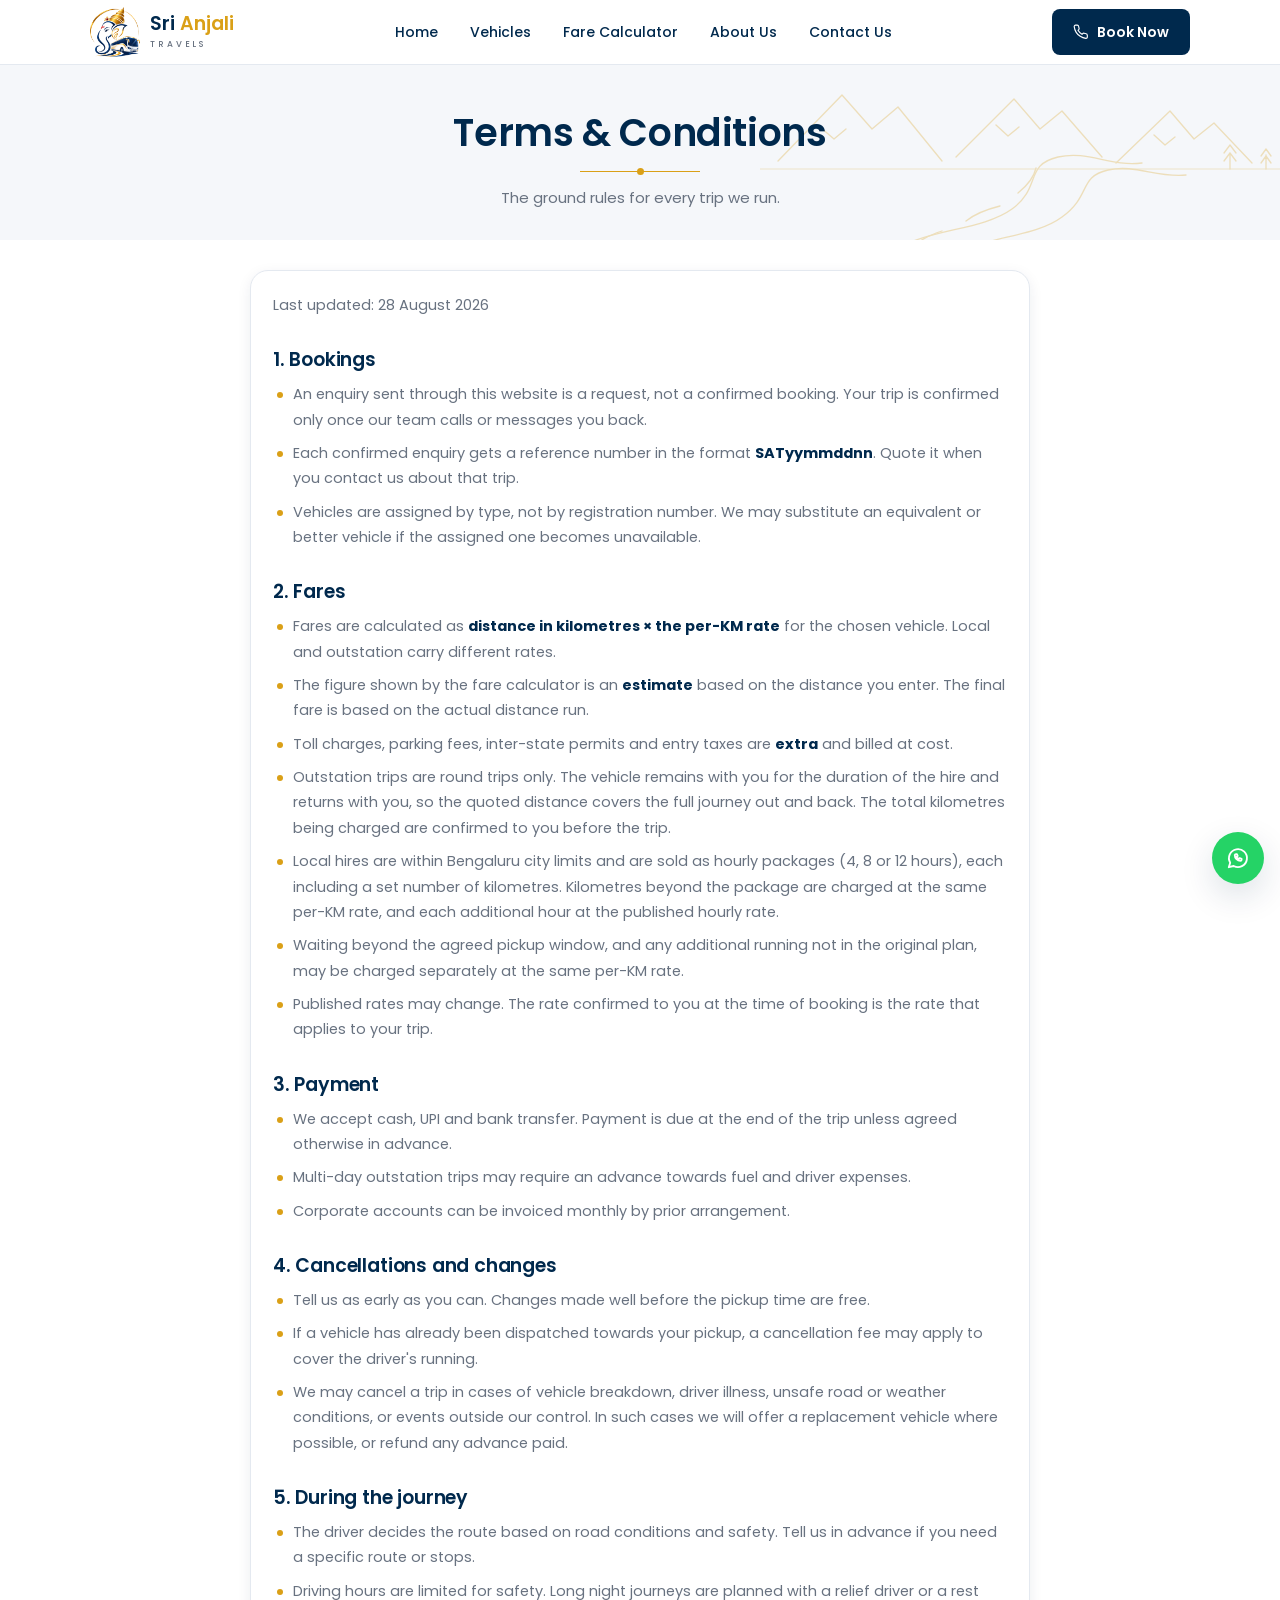
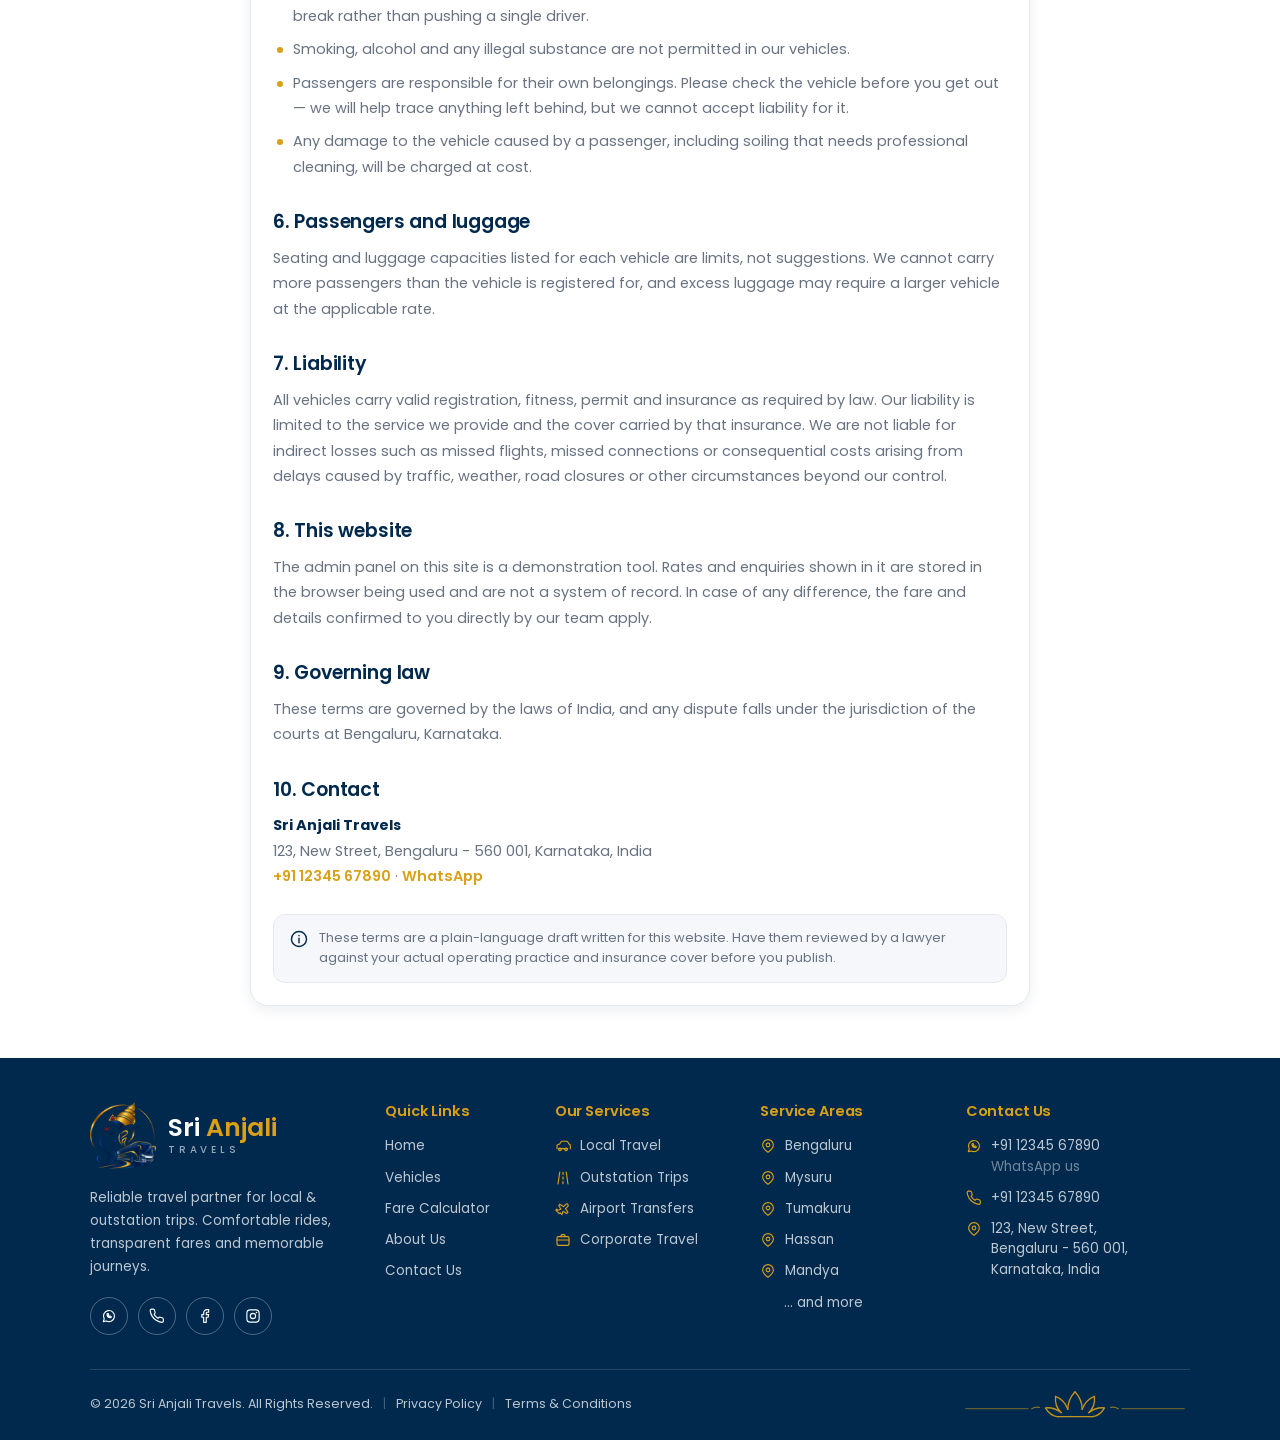
<file: terms.html>
<!DOCTYPE html>
<html lang="en">
<head>
<meta charset="utf-8">
<meta name="viewport" content="width=device-width, initial-scale=1">
<title>Terms &amp; Conditions — Sri Anjali Travels</title>
<meta name="description" content="Booking, fare, cancellation and conduct terms for travel arranged through Sri Anjali Travels.">
<link rel="icon" href="assets/img/logo-mark.png" type="image/png">
<link rel="preconnect" href="https://fonts.googleapis.com">
<link rel="preconnect" href="https://fonts.gstatic.com" crossorigin>
<link href="https://fonts.googleapis.com/css2?family=Poppins:wght@400;500;600&display=swap" rel="stylesheet">
<link rel="stylesheet" href="assets/css/styles.css">
</head>
<body>

<div id="siteHeader"></div>

<main>
  <section class="ptitle section--mist">
    <img class="ptitle__art" src="assets/img/line-hills.svg" alt="" width="560" height="200">
    <div class="wrap">
      <h1>Terms &amp; Conditions</h1>
      <div class="ptitle__rule"></div>
      <p>The ground rules for every trip we run.</p>
    </div>
  </section>

  <section class="section section--white" style="padding-top:30px">
    <div class="wrap">
      <div class="panel prose">
        <p class="small muted" style="margin-top:0">Last updated: 28 August 2026</p>

        <h2>1. Bookings</h2>
        <ul>
          <li>An enquiry sent through this website is a request, not a confirmed booking. Your trip is
            confirmed only once our team calls or messages you back.</li>
          <li>Each confirmed enquiry gets a reference number in the format <strong>SATyymmddnn</strong>.
            Quote it when you contact us about that trip.</li>
          <li>Vehicles are assigned by type, not by registration number. We may substitute an
            equivalent or better vehicle if the assigned one becomes unavailable.</li>
        </ul>

        <h2>2. Fares</h2>
        <ul>
          <li>Fares are calculated as <strong>distance in kilometres × the per-KM rate</strong> for the
            chosen vehicle. Local and outstation carry different rates.</li>
          <li>The figure shown by the fare calculator is an <strong>estimate</strong> based on the
            distance you enter. The final fare is based on the actual distance run.</li>
          <li>Toll charges, parking fees, inter-state permits and entry taxes are <strong>extra</strong>
            and billed at cost.</li>
          <li>Outstation trips are round trips only. The vehicle remains with you for the duration of
            the hire and returns with you, so the quoted distance covers the full journey out and
            back. The total kilometres being charged are confirmed to you before the trip.</li>
          <li>Local hires are within Bengaluru city limits and are sold as hourly packages (4, 8 or
            12 hours), each including a set number of kilometres. Kilometres beyond the package are
            charged at the same per-KM rate, and each additional hour at the published hourly rate.</li>
          <li>Waiting beyond the agreed pickup window, and any additional running not in the original
            plan, may be charged separately at the same per-KM rate.</li>
          <li>Published rates may change. The rate confirmed to you at the time of booking is the rate
            that applies to your trip.</li>
        </ul>

        <h2>3. Payment</h2>
        <ul>
          <li>We accept cash, UPI and bank transfer. Payment is due at the end of the trip unless
            agreed otherwise in advance.</li>
          <li>Multi-day outstation trips may require an advance towards fuel and driver expenses.</li>
          <li>Corporate accounts can be invoiced monthly by prior arrangement.</li>
        </ul>

        <h2>4. Cancellations and changes</h2>
        <ul>
          <li>Tell us as early as you can. Changes made well before the pickup time are free.</li>
          <li>If a vehicle has already been dispatched towards your pickup, a cancellation fee may
            apply to cover the driver's running.</li>
          <li>We may cancel a trip in cases of vehicle breakdown, driver illness, unsafe road or
            weather conditions, or events outside our control. In such cases we will offer a
            replacement vehicle where possible, or refund any advance paid.</li>
        </ul>

        <h2>5. During the journey</h2>
        <ul>
          <li>The driver decides the route based on road conditions and safety. Tell us in advance if
            you need a specific route or stops.</li>
          <li>Driving hours are limited for safety. Long night journeys are planned with a relief
            driver or a rest break rather than pushing a single driver.</li>
          <li>Smoking, alcohol and any illegal substance are not permitted in our vehicles.</li>
          <li>Passengers are responsible for their own belongings. Please check the vehicle before you
            get out — we will help trace anything left behind, but we cannot accept liability for it.</li>
          <li>Any damage to the vehicle caused by a passenger, including soiling that needs
            professional cleaning, will be charged at cost.</li>
        </ul>

        <h2>6. Passengers and luggage</h2>
        <p>Seating and luggage capacities listed for each vehicle are limits, not suggestions. We
          cannot carry more passengers than the vehicle is registered for, and excess luggage may
          require a larger vehicle at the applicable rate.</p>

        <h2>7. Liability</h2>
        <p>All vehicles carry valid registration, fitness, permit and insurance as required by law.
          Our liability is limited to the service we provide and the cover carried by that insurance.
          We are not liable for indirect losses such as missed flights, missed connections or
          consequential costs arising from delays caused by traffic, weather, road closures or other
          circumstances beyond our control.</p>

        <h2>8. This website</h2>
        <p>The admin panel on this site is a demonstration tool. Rates and enquiries shown in it are
          stored in the browser being used and are not a system of record. In case of any difference,
          the fare and details confirmed to you directly by our team apply.</p>

        <h2>9. Governing law</h2>
        <p>These terms are governed by the laws of India, and any dispute falls under the jurisdiction
          of the courts at Bengaluru, Karnataka.</p>

        <h2>10. Contact</h2>
        <p><strong>Sri Anjali Travels</strong><br>
          123, New Street, Bengaluru - 560 001, Karnataka, India<br>
          <a class="gold-link" href="tel:+911234567890">+91 12345 67890</a> · <a class="gold-link" href="https://wa.me/911234567890" target="_blank" rel="noopener">WhatsApp</a></p>

        <div class="note mt-24">
          <span class="ico" data-ico="info"></span>
          <span>These terms are a plain-language draft written for this website. Have them reviewed by
            a lawyer against your actual operating practice and insurance cover before you publish.</span>
        </div>
      </div>
    </div>
  </section>
</main>

<div id="siteFooter"></div>

<script src="assets/js/data.js"></script>
<script src="assets/js/app.js"></script>
<script src="assets/js/chrome.js"></script>
</body>
</html>
</file>
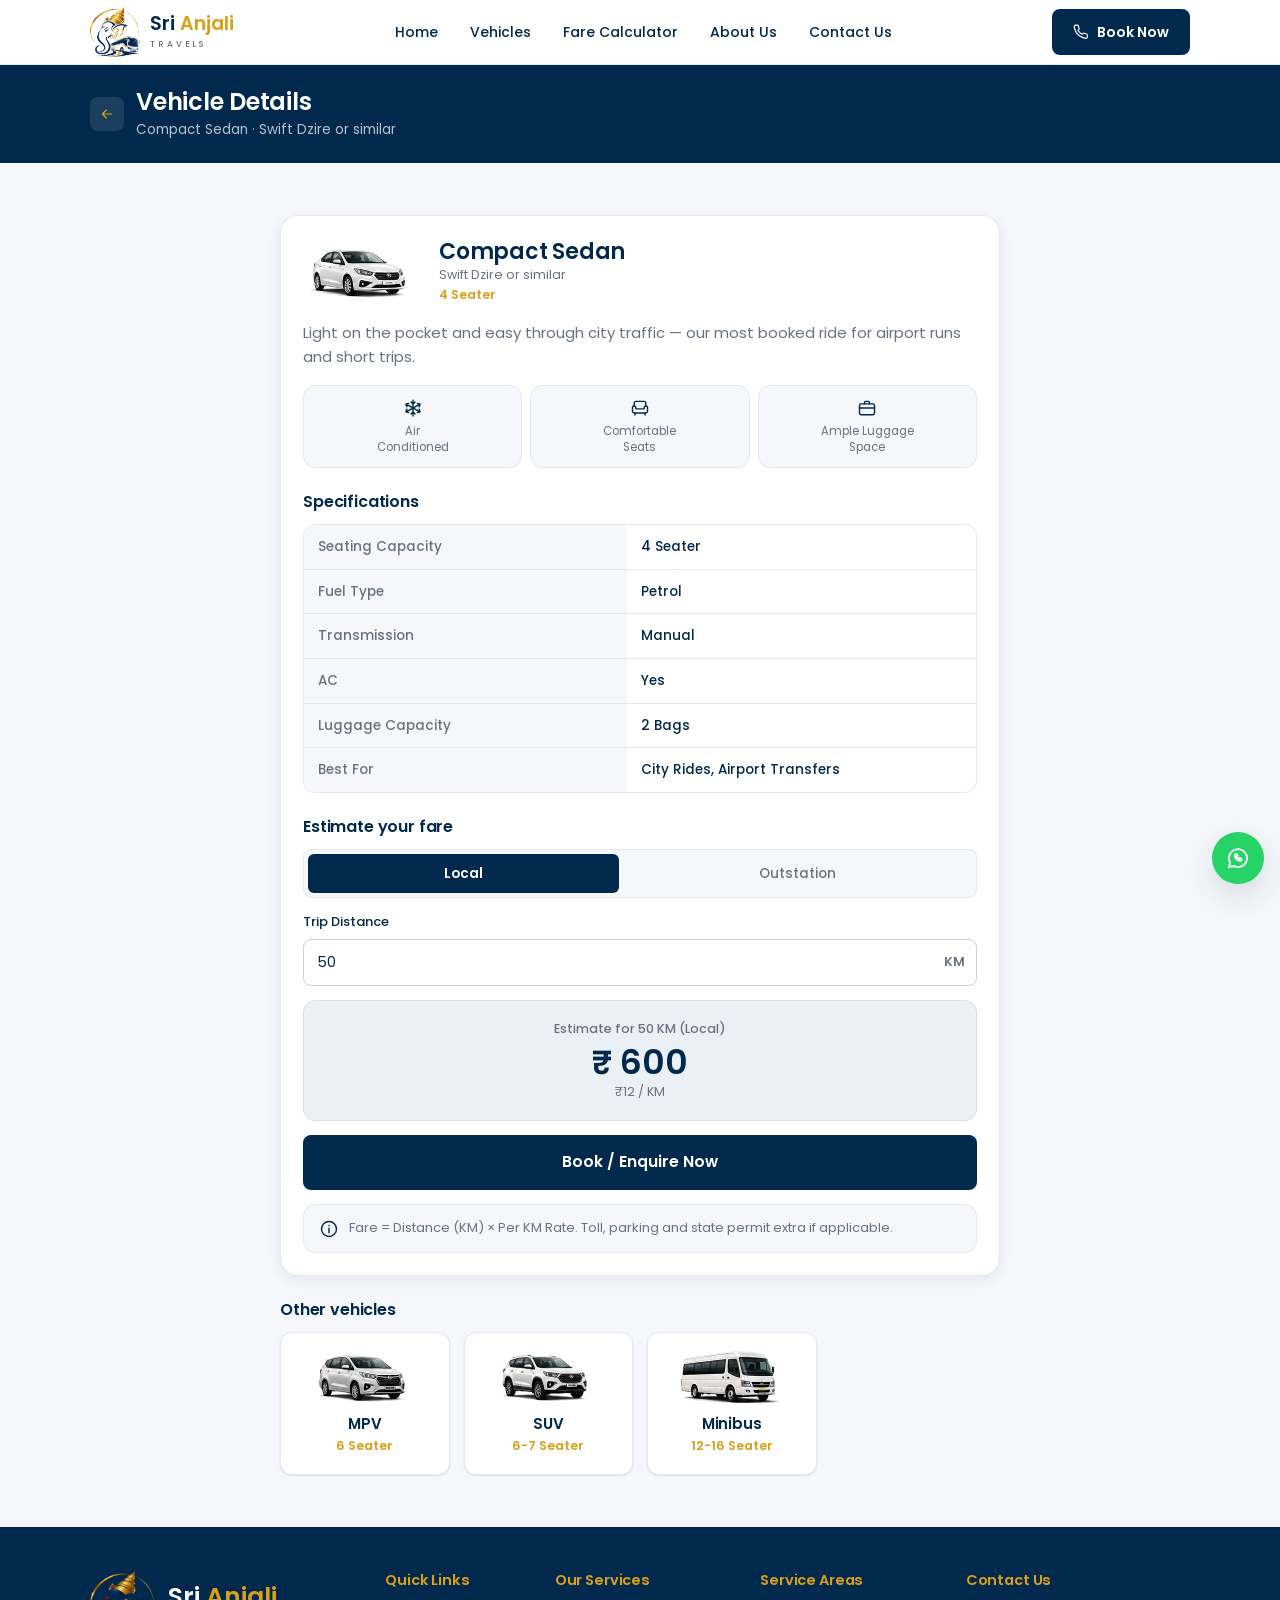
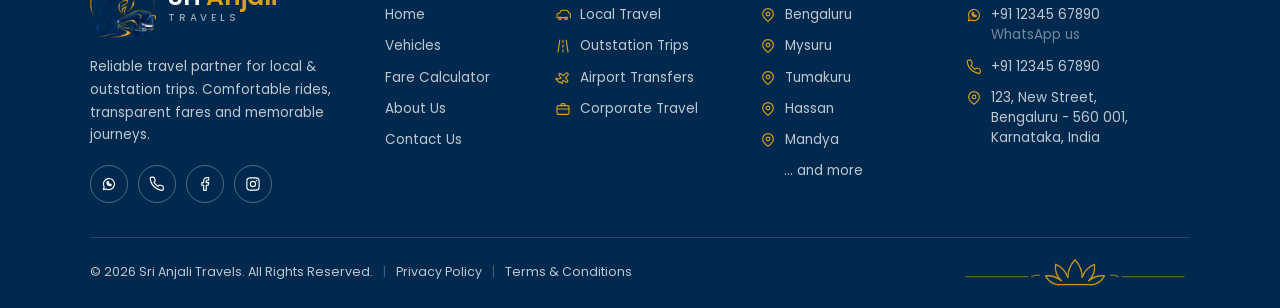
<file: vehicle.html>
<!DOCTYPE html>
<html lang="en">
<head>
<meta charset="utf-8">
<meta name="viewport" content="width=device-width, initial-scale=1">
<title>Vehicle Details — Sri Anjali Travels</title>
<meta name="description" content="Full specifications and live per-KM fare for each Sri Anjali Travels vehicle.">
<link rel="icon" href="assets/img/logo-mark.png" type="image/png">
<link rel="preconnect" href="https://fonts.googleapis.com">
<link rel="preconnect" href="https://fonts.gstatic.com" crossorigin>
<link href="https://fonts.googleapis.com/css2?family=Poppins:wght@400;500;600&display=swap" rel="stylesheet">
<link rel="stylesheet" href="assets/css/styles.css">
</head>
<body>

<div id="siteHeader"></div>

<main>
  <div class="pagebar">
    <div class="wrap pagebar__inner">
      <a class="back" href="vehicles.html" aria-label="Back to vehicles">
        <span class="ico ico--sm" data-ico="arrowLeft"></span>
      </a>
      <div>
        <h1>Vehicle Details</h1>
        <p id="pagebarSub">Specifications and fares</p>
      </div>
    </div>
  </div>

  <section class="section">
    <div class="wrap" style="max-width:760px">
      <div id="detail"></div>
    </div>
  </section>
</main>

<div id="siteFooter"></div>

<script src="assets/js/data.js"></script>
<script src="assets/js/app.js"></script>
<script src="assets/js/chrome.js"></script>
<script>
document.addEventListener('DOMContentLoaded', function () {
  var p = UI.params();
  var v = SA.vehicle(p.v) || SA.VEHICLES[0];
  var trip = (p.type === 'outstation') ? 'outstation' : 'local';
  var km = Number(p.km) > 0 ? Number(p.km) : 50;
  var host = document.getElementById('detail');

  document.title = v.name + ' — Sri Anjali Travels';
  document.getElementById('pagebarSub').textContent = v.name + ' · ' + v.example;

  var specRows = Object.keys(v.specs).map(function (k) {
    return '<tr><th scope="row">' + UI.esc(k) + '</th><td>' + UI.esc(v.specs[k]) + '</td></tr>';
  }).join('');

  var others = SA.VEHICLES.filter(function (o) { return o.id !== v.id; }).map(function (o) {
    return '<a class="fleet-card" href="vehicle.html?v=' + o.id + '">' +
      '<img src="' + o.img + '" alt="">' +
      '<h3>' + UI.esc(o.name) + '</h3>' +
      '<div class="seats">' + UI.esc(o.seats) + '</div>' +
    '</a>';
  }).join('');

  host.innerHTML =
    '<div class="panel">' +
      '<div style="display:flex;gap:16px;align-items:center;flex-wrap:wrap">' +
        '<img src="' + v.img + '" alt="' + UI.esc(v.name) + '" style="width:120px">' +
        '<div>' +
          '<h2 style="font-size:22px">' + UI.esc(v.name) + '</h2>' +
          '<div class="muted small">' + UI.esc(v.example) + '</div>' +
          '<div class="small" style="color:var(--gold);font-weight:600">' + UI.esc(v.seats) + '</div>' +
        '</div>' +
      '</div>' +

      '<p class="muted mt-16">' + UI.esc(v.blurb) + '</p>' +

      '<div class="iconrow mt-16">' +
        '<div><span class="ico" data-ico="snow"></span><span>Air<br>Conditioned</span></div>' +
        '<div><span class="ico" data-ico="seat"></span><span>Comfortable<br>Seats</span></div>' +
        '<div><span class="ico" data-ico="bag"></span><span>Ample Luggage<br>Space</span></div>' +
      '</div>' +

      '<h3 class="mt-24" style="font-size:16px">Specifications</h3>' +
      '<div class="spec-wrap mt-12"><table class="spec"><tbody>' + specRows + '</tbody></table></div>' +

      '<h3 class="mt-24" style="font-size:16px">Estimate your fare</h3>' +
      '<div class="stack mt-12">' +
        '<div class="seg" id="vTrip" role="tablist" aria-label="Trip type">' +
          '<button type="button" role="tab" data-trip="local">Local</button>' +
          '<button type="button" role="tab" data-trip="outstation">Outstation</button>' +
        '</div>' +
        '<div class="field">' +
          '<label for="vKm">Trip Distance</label>' +
          '<div class="input-affix">' +
            '<input class="input" id="vKm" type="number" min="1" max="5000" step="1" inputmode="numeric" value="' + km + '">' +
            '<span class="suffix">KM</span>' +
          '</div>' +
        '</div>' +
        '<div class="fare-hero" id="vFare"></div>' +
        '<a class="btn btn--navy btn--block btn--lg" id="vBook" href="#">Book / Enquire Now</a>' +
        '<div class="note"><span class="ico" data-ico="info"></span>' +
          '<span>Fare = Distance (KM) × Per KM Rate. Toll, parking and state permit extra if applicable.</span></div>' +
      '</div>' +
    '</div>' +

    '<h3 class="mt-24" style="font-size:16px">Other vehicles</h3>' +
    '<div class="grid grid--4 mt-12">' + others + '</div>';

  var segEl = document.getElementById('vTrip');
  var kmEl = document.getElementById('vKm');
  var fareEl = document.getElementById('vFare');
  var bookEl = document.getElementById('vBook');

  function paint() {
    Array.prototype.forEach.call(segEl.querySelectorAll('button'), function (b) {
      b.setAttribute('aria-selected', b.getAttribute('data-trip') === trip ? 'true' : 'false');
    });
    var distance = Number(kmEl.value);
    var rate = SA.rateFor(v.id, trip);
    if (distance > 0) {
      var days = trip === 'outstation' ? SA.suggestedDays(distance, v.id) : 1;
      var q = SA.quote(v.id, trip, distance, { days: days });
      var sub = trip === 'outstation'
        ? 'Includes ' + q.chargeableKm + ' KM' +
          (q.minApplied ? ' (minimum ' + q.minKmPerDay + ' KM × ' + q.days + ' days)' : '') +
          ' and ' + SA.money(q.bata) + ' driver allowance'
        : SA.rate(rate);
      fareEl.innerHTML =
        '<div class="k">Estimate for ' + distance + ' KM (' + SA.tripLabel(trip) + ')</div>' +
        '<div class="v">' + SA.money(q.total) + '</div>' +
        '<div class="r">' + sub + '</div>';
    } else {
      fareEl.innerHTML =
        '<div class="k">Per KM rate (' + SA.tripLabel(trip) + ')</div>' +
        '<div class="v">' + SA.rate(rate) + '</div>' +
        '<div class="r">Enter a distance to see the total</div>';
    }
    bookEl.href = 'booking.html?' + UI.query({ v: v.id, type: trip, km: distance > 0 ? distance : '' });
  }

  segEl.addEventListener('click', function (e) {
    var b = e.target.closest('button[data-trip]');
    if (!b) return;
    trip = b.getAttribute('data-trip');
    paint();
  });
  kmEl.addEventListener('input', paint);

  UI.hydrateIcons(host);
  paint();
});
</script>
</body>
</html>
</file>
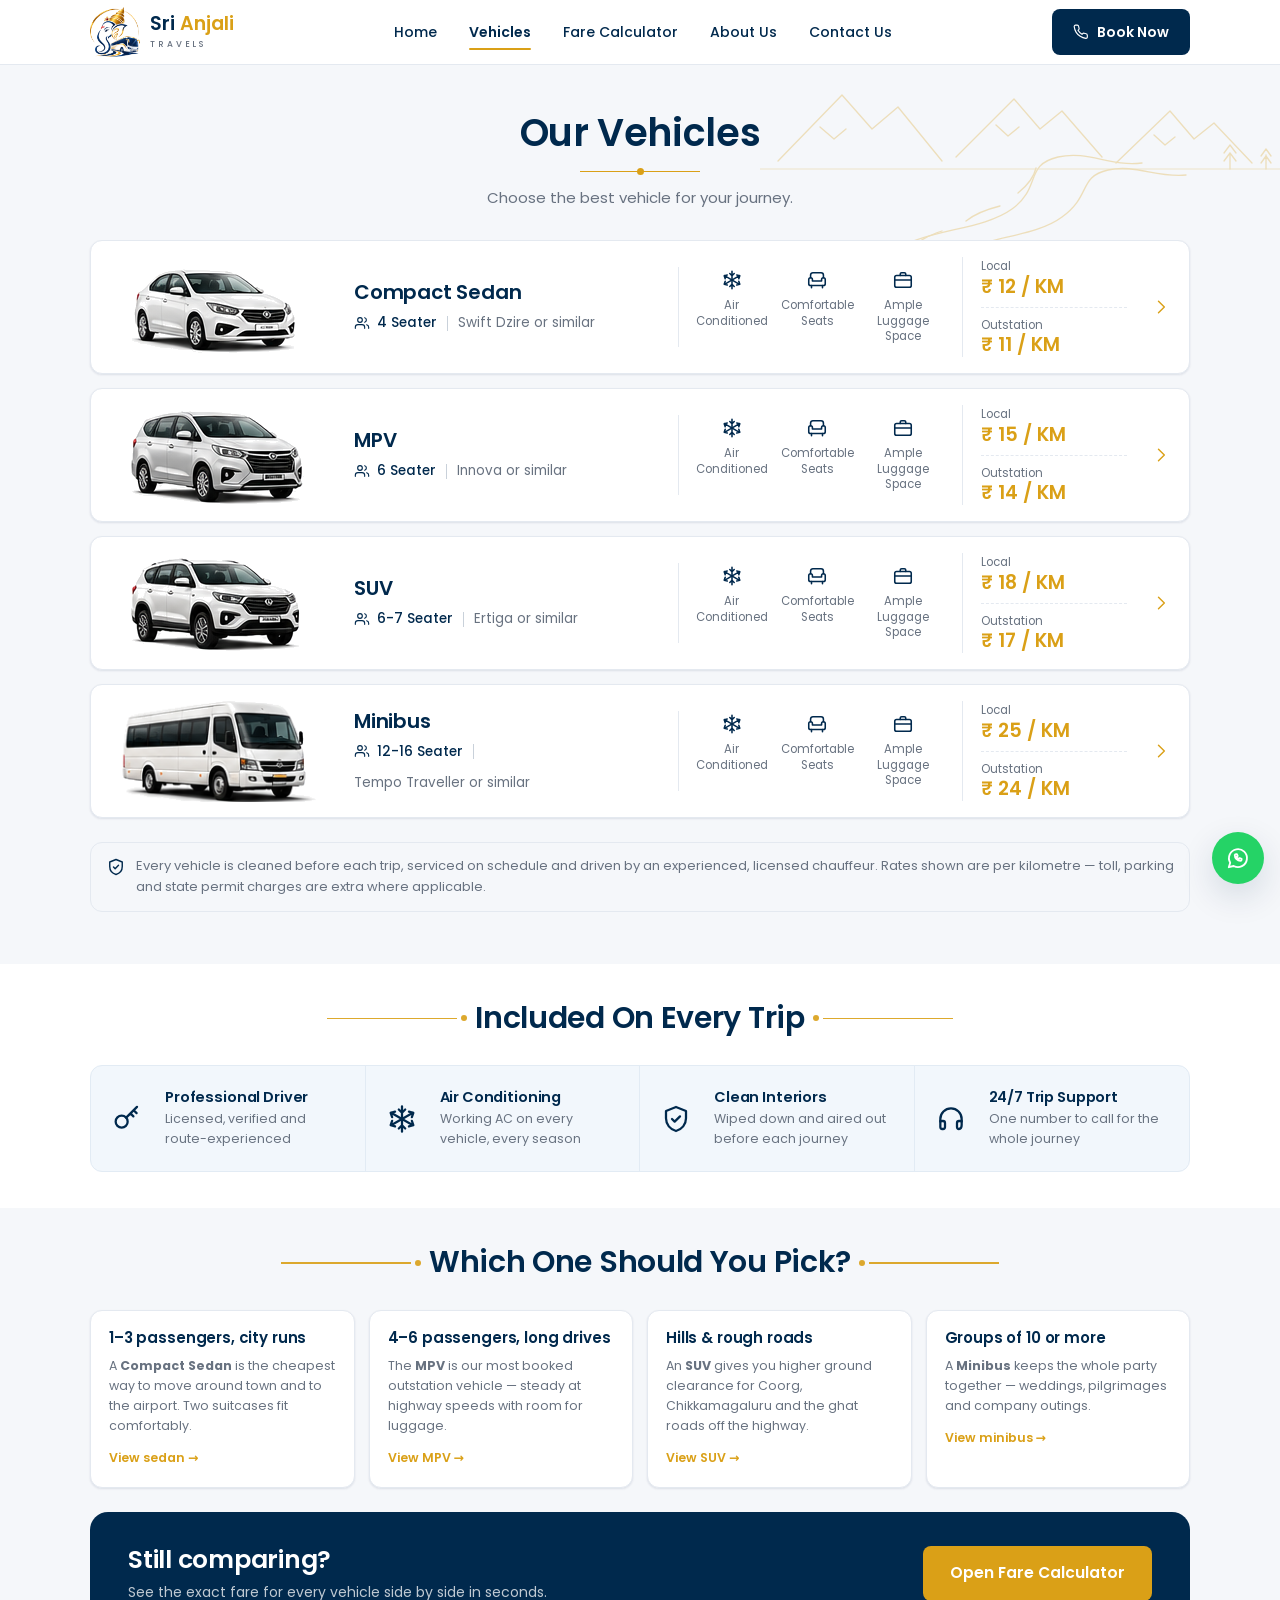
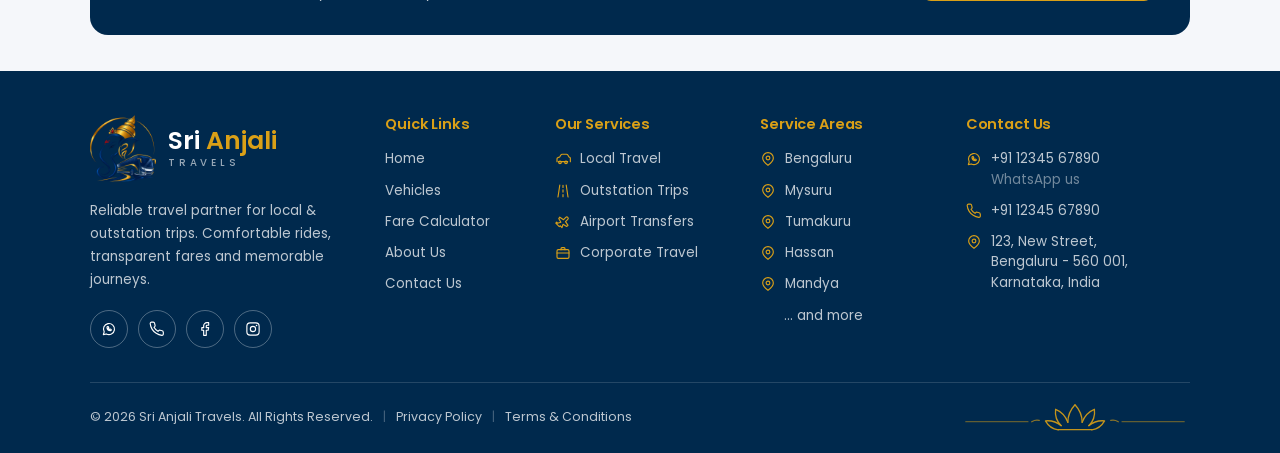
<file: vehicles.html>
<!DOCTYPE html>
<html lang="en">
<head>
<meta charset="utf-8">
<meta name="viewport" content="width=device-width, initial-scale=1">
<title>Our Vehicles — Sri Anjali Travels</title>
<meta name="description" content="Compact sedan, MPV, SUV and minibus — pick the vehicle that fits your group and your route. Air conditioned, clean, professionally driven, with local and outstation rates shown up front.">
<link rel="icon" href="assets/img/logo-mark.png" type="image/png">
<link rel="preconnect" href="https://fonts.googleapis.com">
<link rel="preconnect" href="https://fonts.gstatic.com" crossorigin>
<link href="https://fonts.googleapis.com/css2?family=Poppins:wght@400;500;600&display=swap" rel="stylesheet">
<link rel="stylesheet" href="assets/css/styles.css">
</head>
<body>

<div id="siteHeader"></div>

<main>
  <section class="ptitle section--mist">
    <img class="ptitle__art" src="assets/img/line-hills.svg" alt="" width="560" height="200">
    <div class="wrap">
      <h1>Our Vehicles</h1>
      <div class="ptitle__rule"></div>
      <p>Choose the best vehicle for your journey.</p>
    </div>
  </section>

  <section class="section section--mist" style="padding-top:0">
    <div class="wrap">
      <div class="vrows" id="vehicleRows"></div>

      <div class="note mt-24">
        <span class="ico" data-ico="shield"></span>
        <span>Every vehicle is cleaned before each trip, serviced on schedule and driven by an
          experienced, licensed chauffeur. Rates shown are per kilometre — toll, parking and state
          permit charges are extra where applicable.</span>
      </div>
    </div>
  </section>

  <!-- what's included -->
  <section class="section section--white section--tight">
    <div class="section-head">
      <h2 class="orn"><i class="orn__l"></i>Included On Every Trip<i class="orn__r"></i></h2>
    </div>
    <div class="wrap">
      <div class="why">
        <div class="why__item">
          <span class="ico" data-ico="key"></span>
          <div>
            <h3>Professional Driver</h3>
            <p>Licensed, verified and route-experienced</p>
          </div>
        </div>
        <div class="why__item">
          <span class="ico" data-ico="snow"></span>
          <div>
            <h3>Air Conditioning</h3>
            <p>Working AC on every vehicle, every season</p>
          </div>
        </div>
        <div class="why__item">
          <span class="ico" data-ico="shield"></span>
          <div>
            <h3>Clean Interiors</h3>
            <p>Wiped down and aired out before each journey</p>
          </div>
        </div>
        <div class="why__item">
          <span class="ico" data-ico="headset"></span>
          <div>
            <h3>24/7 Trip Support</h3>
            <p>One number to call for the whole journey</p>
          </div>
        </div>
      </div>
    </div>
  </section>

  <!-- choosing help -->
  <section class="section section--mist section--tight">
    <div class="section-head">
      <h2 class="orn"><i class="orn__l"></i>Which One Should You Pick?<i class="orn__r"></i></h2>
    </div>
    <div class="wrap">
      <div class="grid grid--4">
        <div class="card card--pad">
          <h3 style="font-size:15px">1–3 passengers, city runs</h3>
          <p class="small muted mt-8">A <strong>Compact Sedan</strong> is the cheapest way to move
            around town and to the airport. Two suitcases fit comfortably.</p>
          <a class="small mt-12 gold-link" href="vehicle.html?v=sedan">View sedan →</a>
        </div>
        <div class="card card--pad">
          <h3 style="font-size:15px">4–6 passengers, long drives</h3>
          <p class="small muted mt-8">The <strong>MPV</strong> is our most booked outstation vehicle —
            steady at highway speeds with room for luggage.</p>
          <a class="small mt-12 gold-link" href="vehicle.html?v=mpv">View MPV →</a>
        </div>
        <div class="card card--pad">
          <h3 style="font-size:15px">Hills &amp; rough roads</h3>
          <p class="small muted mt-8">An <strong>SUV</strong> gives you higher ground clearance for
            Coorg, Chikkamagaluru and the ghat roads off the highway.</p>
          <a class="small mt-12 gold-link" href="vehicle.html?v=suv">View SUV →</a>
        </div>
        <div class="card card--pad">
          <h3 style="font-size:15px">Groups of 10 or more</h3>
          <p class="small muted mt-8">A <strong>Minibus</strong> keeps the whole party together —
            weddings, pilgrimages and company outings.</p>
          <a class="small mt-12 gold-link" href="vehicle.html?v=minibus">View minibus →</a>
        </div>
      </div>

      <div class="mt-24">
        <div class="band">
          <div class="band__inner">
            <div>
              <h2>Still comparing?</h2>
              <p>See the exact fare for every vehicle side by side in seconds.</p>
            </div>
            <a class="btn btn--gold btn--lg" href="fare-calculator.html">Open Fare Calculator</a>
          </div>
        </div>
      </div>
    </div>
  </section>
</main>

<div id="siteFooter"></div>

<script src="assets/js/data.js"></script>
<script src="assets/js/app.js"></script>
<script src="assets/js/chrome.js"></script>
<script>
document.addEventListener('DOMContentLoaded', function () {
  var rates = SA.getRates();
  document.getElementById('vehicleRows').innerHTML = SA.VEHICLES.map(function (v) {
    return '<a class="vrow" href="vehicle.html?v=' + v.id + '">' +
      '<img class="vrow__img" src="' + v.img + '" alt="' + UI.esc(v.name) + '">' +

      '<div class="vrow__main">' +
        '<h2 class="vrow__name">' + UI.esc(v.name) + '</h2>' +
        '<div class="vrow__line">' +
          '<span class="who"><span class="ico ico--sm" data-ico="users"></span>' +
            UI.esc(v.seats) + '</span>' +
          '<span class="bar"></span>' +
          '<span class="eg">' + UI.esc(v.example) + '</span>' +
        '</div>' +
      '</div>' +

      '<div class="vrow__feats">' +
        '<div><span class="ico" data-ico="snow"></span><span>Air<br>Conditioned</span></div>' +
        '<div><span class="ico" data-ico="seat"></span><span>Comfortable<br>Seats</span></div>' +
        '<div><span class="ico" data-ico="bag"></span><span>Ample Luggage<br>Space</span></div>' +
      '</div>' +

      '<div class="vrow__rates">' +
        '<div class="vrow__rate"><div class="k">Local</div>' +
          '<div class="v">₹ ' + rates[v.id].local + ' / KM</div></div>' +
        '<div class="vrow__rate"><div class="k">Outstation</div>' +
          '<div class="v">₹ ' + rates[v.id].outstation + ' / KM</div></div>' +
      '</div>' +

      '<span class="vrow__go ico" data-ico="chevronRight"></span>' +
    '</a>';
  }).join('');
  UI.hydrateIcons(document);
});
</script>
</body>
</html>
</file>
<file: assets/css/styles.css>
/* ==========================================================================
   Sri Anjali Travels - design system
   Palette: #00294D navy | #DAA017 gold | #F5F7FA mist | #FFFFFF | #687280
   Type: Poppins (SemiBold / Medium / Regular)
   ========================================================================== */

:root{
  --navy:#00294D;
  --navy-600:#123f6b;
  --navy-050:#eaf0f6;
  --gold:#DAA017;
  --gold-600:#b8850f;
  --gold-050:#fdf6e6;
  --mist:#F5F7FA;
  --white:#FFFFFF;
  --grey:#687280;
  --grey-300:#c9d1da;
  --line:#e4e9f0;
  --ok:#1f7a4d;
  --ok-bg:#e7f5ee;

  --r-sm:8px;
  --r:12px;
  --r-lg:18px;
  --r-pill:999px;

  --sh-1:0 1px 2px rgba(0,41,77,.06), 0 1px 3px rgba(0,41,77,.05);
  --sh-2:0 4px 14px rgba(0,41,77,.08);
  --sh-3:0 12px 34px rgba(0,41,77,.14);

  --header-h:64px;
  --wrap:1140px;
}

*,*::before,*::after{box-sizing:border-box}
html{-webkit-text-size-adjust:100%;scroll-behavior:smooth}
body{
  margin:0;
  font-family:"Poppins",system-ui,-apple-system,"Segoe UI",Roboto,sans-serif;
  font-size:15px;
  line-height:1.6;
  color:var(--navy);
  background:var(--mist);
  -webkit-font-smoothing:antialiased;
}
img,svg{max-width:100%;display:block}
a{color:inherit;text-decoration:none}
button,input,select,textarea{font:inherit;color:inherit}
h1,h2,h3,h4{margin:0;font-weight:600;line-height:1.25;letter-spacing:-.01em}
p{margin:0}
ul{margin:0;padding:0;list-style:none}

/* ---------- layout ---------- */
.wrap{width:100%;max-width:var(--wrap);margin-inline:auto;padding-inline:20px}
.section{padding:52px 0}
.section--tight{padding:36px 0}
.section--mist{background:var(--mist)}
.section--white{background:var(--white)}
.stack{display:grid;gap:14px}
.center{text-align:center}

/* Section headings sit outside .wrap, so they need their own inline padding to
   keep the gold ornament off the screen edge. Zeroed if ever nested in a wrap. */
.section-head{text-align:center;margin-bottom:28px;padding-inline:20px}
.wrap .section-head{padding-inline:0}
.section-head h2{font-size:clamp(21px,4.4vw,30px)}
.section-head p{color:var(--grey);margin-top:8px;font-size:14.5px}

.eyebrow{
  display:inline-block;font-size:12px;font-weight:600;letter-spacing:.12em;
  text-transform:uppercase;color:var(--gold);
}

/* ---------- header ---------- */
.site-header{
  position:sticky;top:0;z-index:60;background:var(--white);
  border-bottom:1px solid var(--line);
}
.site-header__inner{
  height:var(--header-h);display:flex;align-items:center;justify-content:space-between;gap:16px;
}
.logo{display:flex;align-items:center;gap:10px;flex-shrink:0}
/* the mark is a transparent PNG, so it sits on the white header and navy footer alike */
.logo__mark{width:50px;height:auto;flex:none}
@media(max-width:420px){.logo__mark{width:42px}}
.logo__text{line-height:1.05}
.logo__name{font-size:19px;font-weight:600;color:var(--navy)}
.logo__name em{font-style:normal;color:var(--gold)}
.logo__sub{
  font-size:8.5px;letter-spacing:.34em;text-transform:uppercase;
  color:var(--grey);font-weight:500;
}

.nav{display:none;align-items:center;gap:4px}
.nav a{
  padding:8px 14px;border-radius:var(--r-pill);font-size:14px;font-weight:500;
  color:var(--navy);transition:background .18s,color .18s;
}
.nav a:hover{background:var(--navy-050)}
/* :not(.btn) so the "Book Now" pill keeps its own styling on booking.html */
.nav a[aria-current="page"]:not(.btn){font-weight:600;position:relative}
.nav a[aria-current="page"]:not(.btn)::after{
  content:"";position:absolute;left:14px;right:14px;bottom:1px;height:2.5px;
  background:var(--gold);border-radius:2px;
}

.nav-toggle{
  display:inline-grid;place-items:center;width:42px;height:42px;
  border:1px solid var(--line);background:var(--white);border-radius:var(--r-sm);cursor:pointer;
}
.nav-toggle span{display:block;width:18px;height:2px;background:var(--navy);border-radius:2px;position:relative}
.nav-toggle span::before,.nav-toggle span::after{
  content:"";position:absolute;left:0;width:18px;height:2px;background:var(--navy);border-radius:2px;
  transition:transform .2s,top .2s;
}
.nav-toggle span::before{top:-6px}
.nav-toggle span::after{top:6px}
.nav-toggle[aria-expanded="true"] span{background:transparent}
.nav-toggle[aria-expanded="true"] span::before{top:0;transform:rotate(45deg)}
.nav-toggle[aria-expanded="true"] span::after{top:0;transform:rotate(-45deg)}

.mobile-nav{
  display:none;border-top:1px solid var(--line);background:var(--white);
  padding:8px 20px 18px;
}
.mobile-nav.is-open{display:block}
.mobile-nav a{
  display:block;padding:12px 4px;font-weight:500;border-bottom:1px solid var(--line);
}
.mobile-nav a:last-child{border-bottom:0}
.mobile-nav a[aria-current="page"]{color:var(--gold)}

/* Scoped to the header so it beats .btn{display:inline-flex}, which is declared
   later in this file. A booking CTA earns its place on mobile too, so it stays
   visible and just gets tighter. */
.site-header__inner .nav-cta{
  display:inline-flex;flex:none;padding:9px 13px;font-size:13px;gap:6px;
}
@media(max-width:359px){
  .site-header__inner .nav-cta{padding:9px 11px}
  .site-header__inner .nav-cta .cta-label{display:none}
}

@media(min-width:900px){
  .nav{display:flex;flex:1;justify-content:center}
  .site-header__inner .nav-cta{padding:11px 20px;font-size:14px;gap:8px}
  .nav-toggle{display:none}
  .mobile-nav{display:none !important}
}

/* page bar (sub-page hero strip) */
.pagebar{background:var(--navy);color:var(--white);padding:22px 0}
.pagebar__inner{display:flex;align-items:center;gap:12px}
.pagebar .back{
  width:34px;height:34px;display:grid;place-items:center;border-radius:var(--r-sm);
  background:rgba(255,255,255,.1);flex:none;transition:background .18s;
}
.pagebar .back:hover{background:rgba(255,255,255,.2)}
.pagebar h1{font-size:clamp(19px,4vw,24px)}
.pagebar p{font-size:13.5px;color:rgba(255,255,255,.72);margin-top:2px}
.pagebar .ico{color:var(--gold)}

/* ---------- buttons ---------- */
.btn{
  display:inline-flex;align-items:center;justify-content:center;gap:8px;
  padding:12px 22px;border-radius:var(--r-sm);border:1px solid transparent;
  font-size:14.5px;font-weight:600;cursor:pointer;text-align:center;
  transition:background .18s,color .18s,border-color .18s,transform .12s,box-shadow .18s;
}
.btn:active{transform:translateY(1px)}
.btn--navy{background:var(--navy);color:var(--white)}
.btn--navy:hover{background:var(--navy-600)}
.btn--gold{background:var(--gold);color:var(--white)}
.btn--gold:hover{background:var(--gold-600)}
.btn--ghost{background:transparent;color:var(--navy);border-color:var(--grey-300)}
.btn--ghost:hover{border-color:var(--navy);background:var(--white)}
.btn--light{background:var(--white);color:var(--navy)}
.btn--light:hover{background:var(--mist)}
.btn--block{display:flex;width:100%}
.btn--lg{padding:14px 26px;font-size:15.5px}
.btn--sm{padding:7px 13px;font-size:13px;border-radius:6px}
.btn[disabled]{opacity:.55;cursor:not-allowed}

/* ---------- cards & surfaces ---------- */
.card{background:var(--white);border:1px solid var(--line);border-radius:var(--r);box-shadow:var(--sh-1)}
.card--pad{padding:18px}
.panel{background:var(--white);border:1px solid var(--line);border-radius:var(--r-lg);box-shadow:var(--sh-2);padding:22px}
.note{
  display:flex;gap:10px;align-items:flex-start;background:var(--mist);
  border:1px solid var(--line);border-radius:var(--r);padding:13px 15px;
  font-size:13px;color:var(--grey);
}
.note .ico{color:var(--navy);flex:none;margin-top:1px}

.ico{display:inline-flex;width:20px;height:20px;flex:none}
.ico svg{width:100%;height:100%}
.ico--lg{width:26px;height:26px}
.ico--sm{width:16px;height:16px}

/* ---------- hero ---------- */
.hero{background:var(--white);overflow:hidden;position:relative}
/* Mobile hero is deliberately compact: the whole point of the page is the quote
   card below it, so the hero must not eat the entire first screen. */
/* padding-block, not the shorthand: this element also carries .wrap, whose
   padding-inline:20px is the only thing insetting the text on mobile. */
.hero__inner{position:relative;z-index:2;padding-block:22px 0}
.hero__copy{max-width:600px}
/* min sized so "Travel with Sri Anjali." stays on one line on a small phone
   rather than orphaning the last word */
.hero h1{font-size:clamp(24px,6.8vw,52px);line-height:1.16}
.hero h1 .accent{color:var(--gold)}
.hero__lede{margin-top:11px;color:var(--grey);font-size:14.5px;max-width:40ch}
.hero__cta{margin-top:18px;display:flex;flex-wrap:wrap;gap:12px}
.hero__scene{
  width:100%;height:172px;object-fit:cover;object-position:52% 42%;
  margin-top:16px;display:block;
}
.hero__wave{display:block;width:100%;height:26px;position:relative;z-index:3;margin-top:-2px}
@media(min-width:560px){
  .hero__scene{height:210px}
  .hero__wave{height:34px}
}
@media(min-width:900px){
  .hero__inner{min-height:400px;display:grid;align-items:center;padding-block:52px 76px}
  /* on wide screens the photo bleeds off the right edge and dissolves into the page */
  .hero__scene{
    position:absolute;inset:0 0 auto auto;z-index:1;margin:0;
    width:64%;height:100%;object-position:left center;
    -webkit-mask-image:linear-gradient(to right,transparent 0,rgba(0,0,0,.6) 15%,#000 36%);
    mask-image:linear-gradient(to right,transparent 0,rgba(0,0,0,.6) 15%,#000 36%);
  }
  .hero__wave{height:64px;margin-top:-62px}
}

/* ---------- hero quick-quote widget ---------- */
/* On small screens the card sits below the gold wave. Pulling it up over the
   wave only works once the wave is wide enough to still read either side. */
.hsearch{
  position:relative;z-index:4;background:var(--white);border:1px solid var(--line);
  border-radius:var(--r-lg);box-shadow:var(--sh-2);padding:16px;
  margin:18px auto 0;max-width:var(--wrap);
}
@media(min-width:900px){
  .hsearch{padding:22px 24px;margin-top:-52px;box-shadow:var(--sh-3)}
}
.hsearch__tabs{display:flex;gap:6px;flex-wrap:wrap;margin-bottom:16px}
.hsearch__tabs button{
  border:1px solid var(--line);background:var(--white);border-radius:var(--r-pill);
  padding:8px 16px;font-size:13.5px;font-weight:500;color:var(--grey);cursor:pointer;
  display:inline-flex;align-items:center;gap:7px;transition:all .16s;
}
.hsearch__tabs button .ico{color:var(--grey)}
.hsearch__tabs button[aria-selected="true"]{
  background:var(--navy);border-color:var(--navy);color:var(--white);font-weight:600;
}
.hsearch__tabs button[aria-selected="true"] .ico{color:var(--gold)}
.hsearch__grid{display:grid;gap:12px}
@media(min-width:700px){.hsearch__grid{grid-template-columns:repeat(2,minmax(0,1fr))}}
@media(min-width:1040px){
  .hsearch__grid{grid-template-columns:.95fr 1.1fr 1.1fr .82fr .72fr auto;align-items:end}
}

/* details for the vehicle picked in the widget */
.hsearch__veh{
  display:flex;align-items:center;gap:12px;flex-wrap:wrap;
  margin-top:14px;padding-top:14px;border-top:1px solid var(--line);
}
.hsearch__veh img{width:66px;height:38px;object-fit:contain;flex:none}
.hsearch__veh .bit{display:inline-flex;align-items:center;gap:6px;font-size:12.5px;color:var(--grey)}
.hsearch__veh .bit .ico{color:var(--gold)}
.hsearch__veh .bit strong{color:var(--navy);font-weight:600}
.hsearch__veh .rate{
  margin-left:auto;font-size:16px;font-weight:600;color:var(--gold);white-space:nowrap;
}
.hsearch__veh .rate span{font-size:11.5px;font-weight:500;color:var(--grey)}
@media(max-width:520px){.hsearch__veh .rate{margin-left:0}}
.hsearch .field label{font-size:12px;color:var(--grey);font-weight:500}
.hsearch .input,.hsearch .select{padding:10px 12px;font-size:14px}
.hsearch__go{white-space:nowrap}
@media(max-width:1039px){.hsearch__go{width:100%}}
.hsearch__note{
  margin-top:12px;font-size:12px;color:var(--grey);display:flex;align-items:center;gap:7px;
}
.hsearch__note .ico{color:var(--gold)}

/* ---------- service type cards ---------- */
.scards{display:grid;gap:14px;grid-template-columns:repeat(auto-fit,minmax(min(240px,100%),1fr))}
.scard{
  background:var(--white);border:1px solid var(--line);border-radius:var(--r);
  padding:20px;box-shadow:var(--sh-1);display:flex;flex-direction:column;gap:9px;
  transition:transform .18s,box-shadow .18s,border-color .18s;
}
a.scard:hover{transform:translateY(-3px);box-shadow:var(--sh-2);border-color:var(--gold)}
.scard__ico{
  width:44px;height:44px;border-radius:var(--r-sm);background:var(--gold-050);
  display:grid;place-items:center;color:var(--gold);
}
.scard h3{font-size:15.5px}
.scard p{font-size:12.5px;color:var(--grey);line-height:1.6}
.scard__more{
  margin-top:auto;padding-top:10px;font-size:12.5px;font-weight:600;color:var(--gold);
  display:inline-flex;align-items:center;gap:6px;
}

/* ---------- included-with-booking grid ---------- */
.incl{display:grid;gap:14px;grid-template-columns:repeat(auto-fit,minmax(min(260px,100%),1fr))}
.incl__item{
  background:var(--white);border:1px solid var(--line);border-radius:var(--r);
  padding:18px;box-shadow:var(--sh-1);display:grid;grid-template-columns:38px 1fr;
  gap:13px;align-items:start;
}
.incl__item .ico{color:var(--gold);width:26px;height:26px;margin-top:2px}
.incl__item h3{font-size:14.5px}
.incl__item p{font-size:12.5px;color:var(--grey);margin-top:4px;line-height:1.6}

/* ---------- split feature section ---------- */
.split{display:grid;gap:26px;align-items:center}
@media(min-width:900px){.split{grid-template-columns:1.05fr .95fr}}
.split--flip .split__media{order:-1}
@media(max-width:899px){.split--flip .split__media{order:0}}
.split__media{border-radius:var(--r-lg);overflow:hidden;box-shadow:var(--sh-2)}
.split__media img{width:100%;height:auto}
.checklist{display:grid;gap:12px;margin-top:18px}
.checklist li{display:flex;gap:11px;align-items:flex-start;font-size:13.5px;color:var(--grey)}
.checklist .ico{color:var(--gold);margin-top:2px}
.checklist strong{color:var(--navy);font-weight:600}

/* ---------- ornamented section heading ---------- */
.orn{display:flex;align-items:center;justify-content:center;gap:18px;font-size:clamp(21px,4.4vw,30px)}
.orn__l,.orn__r{
  display:block;flex:none;height:1.6px;background:var(--gold);opacity:.9;position:relative;
  width:clamp(40px,12vw,130px);
}
.orn__l::after,.orn__r::after{
  content:"";position:absolute;top:50%;margin-top:-3px;width:6px;height:6px;
  border-radius:50%;background:var(--gold);
}
.orn__l::after{right:-10px}
.orn__r::after{left:-10px}

/* ---------- photo fleet cards ---------- */
.pcard{
  background:var(--white);border:1px solid var(--line);border-radius:var(--r);
  padding:16px 14px 0;text-align:center;box-shadow:var(--sh-1);
  display:flex;flex-direction:column;
  transition:transform .18s,box-shadow .18s,border-color .18s;
}
a.pcard:hover{transform:translateY(-3px);box-shadow:var(--sh-2);border-color:var(--grey-300)}
.pcard__img{width:100%;height:104px;object-fit:contain;margin-bottom:12px}
.pcard h3{font-size:16px}
.pcard .seats{font-size:13.5px;font-weight:600;margin-top:3px}
.pcard .eg{font-size:12.5px;color:var(--grey);margin-top:4px}
.pcard__rate{
  margin-top:10px;font-size:17px;font-weight:600;color:var(--gold);
}
.pcard__rate span{font-size:11.5px;font-weight:500;color:var(--grey)}
.pcard__meta{
  margin-top:auto;padding:11px 0;border-top:1px solid var(--line);
  display:flex;align-items:center;justify-content:center;flex-wrap:wrap;gap:6px 12px;
  font-size:12.5px;font-weight:500;
}
.pcard__meta span{display:inline-flex;align-items:center;gap:6px}
.pcard__meta .ico{color:var(--navy)}
.pcard__meta .sep{width:1px;height:14px;background:var(--grey-300)}

/* ---------- step flow ---------- */
.flow{display:grid;gap:20px}
@media(min-width:1040px){
  .flow{grid-template-columns:1fr auto 1fr auto 1fr auto 1fr;align-items:center;gap:8px}
}
.flow__item{display:grid;grid-template-columns:64px 1fr;gap:16px;align-items:center}
.flow__badge{
  width:64px;height:64px;border-radius:50%;border:1.6px solid var(--gold);
  display:grid;place-items:center;position:relative;background:var(--white);color:var(--navy);
}
.flow__badge b{
  position:absolute;left:-7px;top:-4px;width:27px;height:27px;border-radius:50%;
  background:var(--navy);color:var(--white);display:grid;place-items:center;
  font-size:12.5px;font-weight:600;
}
.flow__item h3{font-size:15px}
.flow__item p{font-size:12.5px;color:var(--grey);margin-top:3px}
.flow__arrow{display:none;color:var(--gold)}
@media(min-width:1040px){.flow__arrow{display:grid;place-items:center}}

/* ---------- why panel ---------- */
.why{background:#f2f7fc;border:1px solid #e2ebf4;border-radius:var(--r);display:grid}
@media(min-width:940px){.why{grid-template-columns:repeat(4,minmax(0,1fr))}}
.why__item{
  display:grid;grid-template-columns:40px 1fr;gap:14px;align-items:center;
  padding:22px 20px;border-bottom:1px solid #e2ebf4;
}
.why__item:last-child{border-bottom:0}
@media(min-width:940px){
  .why__item{border-bottom:0;border-right:1px solid #e2ebf4}
  .why__item:last-child{border-right:0}
}
.why__item .ico{width:32px;height:32px;color:var(--navy)}
.why__item h3{font-size:14.5px}
.why__item p{font-size:12.5px;color:var(--grey);margin-top:3px}

/* ---------- fleet grid ---------- */
.grid{display:grid;gap:14px}
/* grid items default to min-width:auto, which lets long content push a track
   wider than its share and overflow the page. Let them shrink instead. */
.grid > *{min-width:0}
.grid--2{grid-template-columns:repeat(2,minmax(0,1fr))}
.grid--4{grid-template-columns:1fr}
@media(min-width:480px){.grid--4{grid-template-columns:repeat(2,minmax(0,1fr))}}
@media(min-width:760px){.grid--4{grid-template-columns:repeat(4,minmax(0,1fr))}}

.fleet-card{
  background:var(--white);border:1px solid var(--line);border-radius:var(--r);
  padding:18px 14px;text-align:center;box-shadow:var(--sh-1);
  transition:transform .18s,box-shadow .18s,border-color .18s;
}
a.fleet-card:hover{transform:translateY(-3px);box-shadow:var(--sh-2);border-color:var(--grey-300)}
.fleet-card img{height:52px;margin:0 auto 12px;width:auto}
.fleet-card h3{font-size:15px}
.fleet-card .seats{font-size:12.5px;color:var(--gold);font-weight:600;margin-top:2px}
.fleet-card .eg{font-size:12px;color:var(--grey);margin-top:5px}

/* ---------- page title block (sub-pages) ---------- */
.ptitle{position:relative;text-align:center;padding:44px 0 30px;overflow:hidden}
.ptitle h1{font-size:clamp(26px,5.2vw,38px)}
.ptitle p{color:var(--grey);margin-top:14px;font-size:15px}
.ptitle__rule{
  width:120px;height:1.6px;background:var(--gold);margin:14px auto 0;position:relative;
}
.ptitle__rule::after{
  content:"";position:absolute;left:50%;top:50%;width:7px;height:7px;margin:-3.5px 0 0 -3.5px;
  border-radius:50%;background:var(--gold);
}
.ptitle__art{
  position:absolute;right:-40px;top:0;width:min(560px,48%);opacity:.5;pointer-events:none;
  z-index:0;
}
.ptitle > .wrap{position:relative;z-index:1}
@media(max-width:820px){.ptitle__art{display:none}}

/* ---------- wide vehicle rows ---------- */
.vrows{display:grid;gap:14px}
.vrow{
  background:var(--white);border:1px solid var(--line);border-radius:var(--r);
  box-shadow:var(--sh-1);padding:16px 18px;display:grid;gap:16px;align-items:center;
  transition:transform .18s,box-shadow .18s,border-color .18s;
}
a.vrow:hover{transform:translateY(-2px);box-shadow:var(--sh-2);border-color:var(--gold)}
.vrow__img{width:100%;max-width:230px;height:104px;object-fit:contain;justify-self:center}
.vrow__name{font-size:20px}
.vrow__line{
  display:flex;flex-wrap:wrap;align-items:center;gap:10px;margin-top:7px;font-size:13.5px;
}
.vrow__line .who{display:inline-flex;align-items:center;gap:7px;font-weight:500}
.vrow__line .who .ico{color:var(--navy)}
.vrow__line .bar{width:1px;height:15px;background:var(--grey-300)}
/* the example wraps to its own line on small screens, leaving the divider
   dangling at the end of the row — drop it once that happens */
@media(max-width:430px){.vrow__line .bar{display:none}}
.vrow__line .eg{color:var(--grey)}
/* minmax(0,1fr), not 1fr: plain 1fr refuses to shrink below the min-content of
   labels like "Conditioned", which pushes the whole card past the viewport. */
.vrow__feats{display:grid;grid-template-columns:repeat(3,minmax(0,1fr));gap:8px;text-align:center}
.vrow > *{min-width:0}
.vrow__feats div{padding:2px}
.vrow__feats .ico{color:var(--navy);margin:0 auto 7px;width:22px;height:22px}
.vrow__feats span{font-size:11.5px;color:var(--grey);display:block;line-height:1.35}
.vrow__rates{display:grid;gap:8px}
.vrow__rate .k{font-size:11.5px;color:var(--grey)}
.vrow__rate .v{font-size:19px;font-weight:600;color:var(--gold);line-height:1.2}
.vrow__rate + .vrow__rate{border-top:1px dashed var(--line);padding-top:8px}
.vrow__go{display:none;color:var(--gold);justify-self:end}
@media(min-width:560px){
  .vrow{grid-template-columns:200px 1fr;grid-template-areas:"img main" "feats feats" "rates rates"}
  .vrow__img{grid-area:img}
  .vrow__main{grid-area:main}
  .vrow__feats{grid-area:feats;border-top:1px solid var(--line);padding-top:14px}
  .vrow__rates{grid-area:rates}
}
@media(min-width:1040px){
  .vrow{
    grid-template-columns:225px minmax(245px,1.15fr) minmax(min(255px,100%),1fr) 165px 24px;
    grid-template-areas:"img main feats rates go";gap:20px;padding:14px 18px;
  }
  .vrow__feats{border-top:0;padding-top:0;border-left:1px solid var(--line);padding-left:14px}
  .vrow__rates{grid-area:rates;border-left:1px solid var(--line);padding-left:18px}
  .vrow__go{grid-area:go;display:block}
}

/* vehicle list rows */
.vlist{display:grid;gap:14px}
.vcard{
  display:grid;grid-template-columns:96px 1fr;gap:14px;align-items:center;
  background:var(--white);border:1px solid var(--line);border-radius:var(--r);
  padding:16px;box-shadow:var(--sh-1);transition:transform .18s,box-shadow .18s,border-color .18s;
}
a.vcard:hover{transform:translateY(-2px);box-shadow:var(--sh-2);border-color:var(--grey-300)}
.vcard__img{width:96px}
.vcard h3{font-size:17px}
.vcard .seats{font-size:13px;font-weight:600;color:var(--gold)}
.vcard .eg{font-size:12.5px;color:var(--grey)}
.feat{margin-top:9px;display:grid;gap:4px}
.feat li{font-size:12px;color:var(--grey);display:flex;align-items:center;gap:7px}
.feat li::before{content:"";width:5px;height:5px;border-radius:50%;background:var(--gold);flex:none}
@media(min-width:700px){
  .vlist{grid-template-columns:repeat(2,minmax(0,1fr))}
  .vcard{grid-template-columns:110px 1fr}
  .vcard__img{width:110px}
}

/* stats */
.stats{display:grid;grid-template-columns:repeat(2,minmax(0,1fr));gap:12px}
@media(min-width:700px){.stats{grid-template-columns:repeat(4,minmax(0,1fr))}}
.stat{
  background:var(--white);border:1px solid var(--line);border-radius:var(--r);
  padding:18px 12px;text-align:center;box-shadow:var(--sh-1);
}
.stat .ico{color:var(--gold);margin:0 auto 8px}
.stat .v{font-size:20px;font-weight:600}
.stat .k{font-size:12px;color:var(--grey);margin-top:2px}

/* ---------- cta band ---------- */
.band{background:var(--navy);color:var(--white);border-radius:var(--r-lg);padding:26px 24px}
.band h2{font-size:clamp(19px,4vw,25px)}
.band p{color:rgba(255,255,255,.75);font-size:14px;margin-top:6px}
.band__inner{display:grid;gap:18px;align-items:center}
@media(min-width:760px){
  .band__inner{grid-template-columns:1fr auto}
  .band{padding:32px 38px}
}

/* ---------- forms ---------- */
.field{display:grid;gap:6px}
.field label{font-size:13px;font-weight:500}
.field .hint{font-size:11.5px;color:var(--grey)}
.input,.select,.textarea{
  width:100%;padding:11px 13px;border:1px solid var(--grey-300);border-radius:var(--r-sm);
  background:var(--white);font-size:14.5px;transition:border-color .16s,box-shadow .16s;
}
.input::placeholder,.textarea::placeholder{color:#9aa4b0}
.input:focus,.select:focus,.textarea:focus{
  outline:none;border-color:var(--navy);box-shadow:0 0 0 3px rgba(0,41,77,.1);
}
.textarea{min-height:88px;resize:vertical}
.select{appearance:none;
  background-image:url("data:image/svg+xml,%3Csvg xmlns='http://www.w3.org/2000/svg' width='12' height='8' viewBox='0 0 12 8'%3E%3Cpath d='M1 1l5 5 5-5' stroke='%2300294D' stroke-width='1.6' fill='none' stroke-linecap='round' stroke-linejoin='round'/%3E%3C/svg%3E");
  background-repeat:no-repeat;background-position:right 13px center;padding-right:34px;
}
.input-affix{position:relative;display:flex;align-items:center}
.input-affix .suffix{
  position:absolute;right:12px;font-size:13px;font-weight:600;color:var(--grey);pointer-events:none;
}
.input-affix .input{padding-right:44px}
.check{display:flex;gap:9px;align-items:flex-start;font-size:13px;color:var(--grey)}
.check input{margin-top:3px;accent-color:var(--navy);width:15px;height:15px;flex:none}
.error{color:#b3261e;font-size:12px;display:none}
.field.is-invalid .error{display:block}
.field.is-invalid .input,.field.is-invalid .select{border-color:#b3261e}

/* segmented control */
.seg{display:grid;grid-auto-flow:column;background:var(--mist);border:1px solid var(--line);
  border-radius:var(--r-sm);padding:4px;gap:4px}
.seg button{
  padding:9px 12px;border:0;background:transparent;border-radius:6px;cursor:pointer;
  font-size:13.5px;font-weight:500;color:var(--grey);transition:background .18s,color .18s;
}
.seg button[aria-selected="true"]{background:var(--navy);color:var(--white);font-weight:600}
.seg--gold button[aria-selected="true"]{background:var(--gold);color:var(--white)}

/* ---------- fare results ---------- */
.fare-list{display:grid;gap:10px}
.fare-row{
  display:grid;grid-template-columns:52px 1fr auto;gap:12px;align-items:center;
  padding:12px 14px;border:1px solid var(--line);border-radius:var(--r);background:var(--white);
  box-shadow:var(--sh-1);transition:border-color .18s,box-shadow .18s,transform .18s;
}
a.fare-row:hover{border-color:var(--grey-300);box-shadow:var(--sh-2);transform:translateY(-2px)}
.fare-row.is-best{border-color:var(--gold);background:var(--gold-050)}
.fare-row__name{font-size:14.5px;font-weight:600}
.fare-row__sub{font-size:12px;color:var(--grey)}
.fare-row__amt{text-align:right}
.fare-row__amt .v{font-size:19px;font-weight:600}
.fare-row__amt .r{font-size:11.5px;color:var(--grey)}
.tag-best{
  display:inline-block;margin-left:8px;background:var(--gold);color:var(--white);
  font-size:10px;font-weight:600;letter-spacing:.04em;padding:2px 7px;border-radius:var(--r-pill);
  vertical-align:middle;text-transform:uppercase;
}

.fare-hero{
  background:var(--navy-050);border:1px solid #d5e0ec;border-radius:var(--r);
  padding:18px;text-align:center;
}
.fare-hero .k{font-size:12.5px;color:var(--grey);font-weight:500}
.fare-hero .v{font-size:34px;font-weight:600;color:var(--navy);line-height:1.15;margin-top:4px}
.fare-hero .r{font-size:12.5px;color:var(--grey)}

.guided{display:grid;gap:14px}
.guided__nav{display:flex;align-items:center;justify-content:space-between;gap:12px}
.guided__dots{display:flex;gap:6px;align-items:center}
.guided__dots i{width:7px;height:7px;border-radius:50%;background:var(--grey-300)}
.guided__dots i.on{background:var(--gold);width:18px;border-radius:var(--r-pill)}

/* ---------- spec table ---------- */
.spec{width:100%;border-collapse:collapse;font-size:13.5px}
.spec-wrap{border:1px solid var(--line);border-radius:var(--r);overflow:hidden}
.spec th,.spec td{padding:11px 14px;text-align:left;border-bottom:1px solid var(--line)}
.spec th{background:var(--mist);font-weight:500;color:var(--grey);width:48%}
.spec tr:last-child th,.spec tr:last-child td{border-bottom:0}
.spec td{font-weight:500}

.chips{display:flex;flex-wrap:wrap;gap:8px}
.chip{
  background:var(--white);border:1px solid var(--line);border-radius:var(--r-pill);
  padding:7px 15px;font-size:13px;font-weight:500;
}
.chip--muted{color:var(--grey);border-style:dashed}
button.chip{cursor:pointer;transition:background .16s,border-color .16s,color .16s}
button.chip:hover{border-color:var(--gold)}
button.chip.chip--on{background:var(--navy);border-color:var(--navy);color:var(--white)}
.input.is-locked{background:var(--mist);color:var(--grey);cursor:not-allowed}

.iconrow{display:grid;grid-template-columns:repeat(3,minmax(0,1fr));gap:8px;text-align:center}
.iconrow div{padding:12px 6px;background:var(--mist);border-radius:var(--r);border:1px solid var(--line)}
.iconrow .ico{color:var(--navy);margin:0 auto 6px}
.iconrow span{font-size:11.5px;color:var(--grey);display:block;line-height:1.35}

/* ---------- booking layout ---------- */
.two-col{display:grid;gap:18px}
@media(min-width:940px){.two-col{grid-template-columns:1.35fr .95fr;align-items:start}}
@media(min-width:940px){.summary{position:sticky;top:calc(var(--header-h) + 16px)}}
.summary__row{
  display:grid;grid-template-columns:34px 1fr auto;gap:10px;align-items:center;
  padding:12px 0;border-bottom:1px dashed var(--line);
}
.summary__row:last-child{border-bottom:0}
.summary__row .ico{color:var(--gold)}
.summary__row .k{font-size:12px;color:var(--grey)}
.summary__row .v{font-size:14px;font-weight:600;text-align:right}
.summary__row .sub{font-size:11.5px;color:var(--grey);font-weight:400;text-align:right}
.summary__row.total .v{font-size:21px;color:var(--navy)}

/* ---------- confirmation ---------- */
.confirm{max-width:520px;margin-inline:auto;text-align:center}
.confirm__tick{
  width:76px;height:76px;border-radius:50%;background:var(--navy);color:var(--white);
  display:grid;place-items:center;margin:0 auto 18px;box-shadow:0 0 0 8px var(--navy-050);
}
.confirm__tick .ico{width:34px;height:34px}
.confirm h1{font-size:clamp(24px,5vw,32px)}
.confirm__lede{color:var(--grey);margin-top:8px}
.refbox{
  margin:22px 0;padding:16px;border:1px dashed var(--gold);background:var(--gold-050);
  border-radius:var(--r);
}
.refbox .k{font-size:12.5px;color:var(--grey)}
.refbox .v{font-size:26px;font-weight:600;letter-spacing:.05em;margin-top:2px}
.next{display:grid;gap:12px;text-align:left;margin-top:6px}
.next li{display:flex;gap:11px;align-items:flex-start;font-size:13.5px;color:var(--grey)}
.next .ico{color:var(--navy);margin-top:1px}

/* ---------- about / contact ---------- */
.media{border-radius:var(--r);overflow:hidden;border:1px solid var(--line);box-shadow:var(--sh-1)}
.media img{width:100%;height:auto}
.about-grid{display:grid;gap:20px;align-items:center}
@media(min-width:820px){.about-grid{grid-template-columns:1.1fr .9fr}}

.contact-list{display:grid;gap:12px}
.contact-item{
  display:grid;grid-template-columns:42px 1fr;gap:12px;align-items:start;
  background:var(--white);border:1px solid var(--line);border-radius:var(--r);
  padding:14px;box-shadow:var(--sh-1);transition:border-color .18s,box-shadow .18s;
}
a.contact-item:hover{border-color:var(--gold);box-shadow:var(--sh-2)}
.contact-item .ico-wrap{
  width:42px;height:42px;border-radius:50%;background:var(--navy-050);
  display:grid;place-items:center;color:var(--navy);
}
.contact-item .k{font-size:12px;color:var(--grey)}
.contact-item .v{font-size:14.5px;font-weight:600;word-break:break-word}

/* route groups */
.rgroup + .rgroup{margin-top:28px}
.rgroup__title{
  display:flex;align-items:center;gap:9px;font-size:14px;font-weight:600;
  color:var(--navy);margin-bottom:14px;padding-bottom:9px;
  border-bottom:1px solid var(--line);
}
.rgroup__title .ico{color:var(--gold)}

/* popular route cards */
.rcard{
  background:var(--white);border:1px solid var(--line);border-radius:var(--r);
  padding:18px;box-shadow:var(--sh-1);display:flex;flex-direction:column;gap:8px;
  transition:transform .18s,box-shadow .18s,border-color .18s;
}
.rcard:hover{transform:translateY(-3px);box-shadow:var(--sh-2);border-color:var(--gold)}
.rcard__head{display:flex;align-items:center;gap:9px}
.rcard__head .ico{color:var(--gold)}
.rcard__head h3{font-size:15.5px}
.rcard__note{font-size:12.5px;color:var(--grey)}
.rcard__foot{
  margin-top:auto;padding-top:12px;border-top:1px dashed var(--line);
  display:flex;align-items:baseline;justify-content:space-between;gap:10px;
}
.rcard__foot .km{font-size:12px;color:var(--grey)}
.rcard__foot .fare{font-size:16px;font-weight:600;color:var(--gold)}
.rcard__min{
  margin-top:8px;font-size:11px;color:var(--grey);background:var(--mist);
  border-radius:6px;padding:6px 9px;line-height:1.4;
}

/* testimonials */
.tcard{
  margin:0;background:var(--white);border:1px solid var(--line);border-radius:var(--r);
  padding:22px;box-shadow:var(--sh-1);display:flex;flex-direction:column;gap:12px;
}
.tcard .ico{color:var(--gold)}
.tcard p{font-size:14px;color:var(--navy);line-height:1.65}
.tcard footer{margin-top:auto;padding-top:10px;border-top:1px solid var(--line);font-size:12.5px}
.tcard footer strong{display:block;font-weight:600}
.tcard footer span{color:var(--grey)}

/* faq */
.faq{display:grid;gap:10px}
.faq details{
  background:var(--white);border:1px solid var(--line);border-radius:var(--r);
  box-shadow:var(--sh-1);overflow:hidden;
}
.faq summary{
  list-style:none;cursor:pointer;padding:15px 46px 15px 18px;font-size:14.5px;font-weight:500;
  position:relative;
}
.faq summary::-webkit-details-marker{display:none}
.faq summary::after{
  content:"";position:absolute;right:20px;top:50%;width:9px;height:9px;margin-top:-6px;
  border-right:2px solid var(--gold);border-bottom:2px solid var(--gold);
  transform:rotate(45deg);transition:transform .2s;
}
.faq details[open] summary::after{transform:rotate(-135deg);margin-top:-2px}
.faq details[open] summary{color:var(--gold)}
.faq p{padding:0 18px 16px;font-size:13.5px;color:var(--grey);line-height:1.7}

/* long-form legal copy */
.prose{max-width:780px;margin-inline:auto}
.prose h2{font-size:19px;margin-top:30px}
.prose h2:first-child{margin-top:0}
.prose p,.prose li{color:var(--grey);font-size:14.5px;line-height:1.75;margin-top:12px}
.prose ul{margin-top:10px;display:grid;gap:8px}
.prose li{padding-left:20px;position:relative;margin-top:0}
.prose li::before{
  content:"";position:absolute;left:4px;top:10px;width:6px;height:6px;
  border-radius:50%;background:var(--gold);
}
.prose strong{color:var(--navy)}

.quote{
  background:var(--navy);color:var(--white);border-radius:var(--r-lg);
  padding:28px 24px;text-align:center;font-size:15.5px;line-height:1.65;
}
.quote strong{color:var(--gold);font-weight:600}

/* ---------- admin ---------- */
.admin-tabs{display:flex;gap:4px;border-bottom:1px solid var(--line);overflow-x:auto}
.admin-tabs button{
  padding:11px 16px;border:0;background:transparent;cursor:pointer;font-size:13.5px;
  font-weight:500;color:var(--grey);border-bottom:2px solid transparent;white-space:nowrap;
}
.admin-tabs button[aria-selected="true"]{color:var(--navy);border-bottom-color:var(--gold);font-weight:600}

.table-scroll{overflow-x:auto;-webkit-overflow-scrolling:touch}
.table{width:100%;border-collapse:collapse;font-size:13px;min-width:560px}
.table th,.table td{padding:11px 12px;text-align:left;border-bottom:1px solid var(--line);white-space:nowrap}
.table thead th{background:var(--mist);font-weight:600;font-size:12px;color:var(--grey)}
.table tbody tr:hover{background:var(--mist)}
.rate-input{width:76px;padding:6px 8px;border:1px solid var(--grey-300);border-radius:6px;font-size:13px}

.badge{
  display:inline-block;padding:3px 10px;border-radius:var(--r-pill);
  font-size:11.5px;font-weight:600;
}
.badge--new{background:var(--gold-050);color:var(--gold-600)}
.badge--contacted{background:var(--ok-bg);color:var(--ok)}
.badge--closed{background:var(--navy-050);color:var(--navy)}

.kpi{display:grid;grid-template-columns:repeat(2,minmax(0,1fr));gap:12px}
@media(min-width:760px){.kpi{grid-template-columns:repeat(4,minmax(0,1fr))}}
.kpi__card{background:var(--white);border:1px solid var(--line);border-radius:var(--r);padding:16px;box-shadow:var(--sh-1)}
.kpi__card .k{font-size:12px;color:var(--grey);display:flex;align-items:center;gap:7px}
.kpi__card .k .ico{color:var(--gold)}
.kpi__card .v{font-size:26px;font-weight:600;margin-top:6px}

.toast{
  position:fixed;left:50%;bottom:24px;transform:translate(-50%,20px);
  background:var(--navy);color:var(--white);padding:11px 20px;border-radius:var(--r-pill);
  font-size:13.5px;font-weight:500;box-shadow:var(--sh-3);opacity:0;pointer-events:none;
  transition:opacity .22s,transform .22s;z-index:200;
}
.toast.show{opacity:1;transform:translate(-50%,0)}

/* ---------- footer ---------- */
.site-footer{background:var(--navy);color:rgba(255,255,255,.74);padding:44px 0 20px;font-size:13.5px}
.site-footer h4{color:var(--gold);font-size:14.5px;margin-bottom:16px}
.site-footer a{transition:color .16s}
.site-footer a:hover{color:var(--gold)}

.footer-grid{display:grid;gap:32px}
@media(min-width:700px){.footer-grid{grid-template-columns:repeat(2,minmax(0,1fr))}}
@media(min-width:1000px){.footer-grid{grid-template-columns:1.5fr .8fr 1fr 1fr 1.25fr;gap:26px}}

.footer-brand{max-width:340px}
.logo--footer{margin-bottom:18px;gap:12px}
.logo--footer .logo__mark{width:66px}
.logo--footer .logo__name{font-size:25px;color:var(--white)}
.logo--footer .logo__sub{font-size:10px;color:rgba(255,255,255,.6);letter-spacing:.38em}
.footer-brand p{line-height:1.7}
.socials{display:flex;gap:10px;margin-top:18px}
.socials a{
  width:38px;height:38px;border-radius:50%;border:1px solid rgba(255,255,255,.3);
  display:grid;place-items:center;color:var(--white);
  transition:background .18s,border-color .18s,color .18s;
}
.socials a:hover{background:var(--gold);border-color:var(--gold);color:var(--white)}

.flinks{display:grid;gap:11px}
.flinks li{line-height:1.5}
.flinks--ico li,.flinks--ico li a{display:flex;gap:9px;align-items:flex-start}
.flinks--ico .ico{color:var(--gold);margin-top:2px}

.footer-bottom{
  margin-top:34px;padding-top:18px;border-top:1px solid rgba(255,255,255,.14);
  display:grid;gap:14px;align-items:center;font-size:12.5px;
}
@media(min-width:900px){.footer-bottom{grid-template-columns:1fr auto}}
.footer-bottom p{display:flex;flex-wrap:wrap;gap:10px;align-items:center}
.footer-bottom .dot{opacity:.35}
.lotus{width:230px;height:32px;justify-self:end;opacity:.9}
@media(max-width:899px){.lotus{justify-self:start}}

/* floating whatsapp */
.fab{
  position:fixed;right:16px;bottom:16px;z-index:80;width:52px;height:52px;border-radius:50%;
  background:#25D366;color:var(--white);display:grid;place-items:center;box-shadow:var(--sh-3);
  transition:transform .18s;
}
.fab:hover{transform:scale(1.06)}
.fab .ico{width:26px;height:26px}

/* utilities */
.muted{color:var(--grey)}
.gold-link{display:inline-block;color:var(--gold);font-weight:600}
.gold-link:hover{color:var(--gold-600)}
.small{font-size:12.5px}
.mt-8{margin-top:8px}.mt-12{margin-top:12px}.mt-16{margin-top:16px}.mt-24{margin-top:24px}
.hidden{display:none !important}
.sr-only{position:absolute;width:1px;height:1px;padding:0;margin:-1px;overflow:hidden;clip:rect(0 0 0 0);white-space:nowrap;border:0}

/* ---------- scroll reveal ----------
   Everything here is gated on BOTH .js-reveal (added by app.js) and a
   no-preference motion query, so content stays visible if JS never runs or the
   visitor has asked for reduced motion. */
@media(prefers-reduced-motion:no-preference){
  .js-reveal [data-reveal]{
    opacity:0;
    transform:translateY(22px);
    transition:opacity .6s cubic-bezier(.22,.61,.36,1),
               transform .6s cubic-bezier(.22,.61,.36,1);
  }
  .js-reveal [data-reveal].is-visible{opacity:1;transform:none}

  /* hero copy rises on load rather than waiting for a scroll */
  .js-reveal .hero__copy > *{animation:sa-rise .75s cubic-bezier(.22,.61,.36,1) backwards}
  .js-reveal .hero__copy > *:nth-child(1){animation-delay:.06s}
  .js-reveal .hero__copy > *:nth-child(2){animation-delay:.16s}
  .js-reveal .hero__copy > *:nth-child(3){animation-delay:.26s}
  .js-reveal .hero__scene{animation:sa-fade 1s ease .2s backwards}
  .js-reveal .hsearch{animation:sa-rise .7s cubic-bezier(.22,.61,.36,1) .34s backwards}
}

@keyframes sa-rise{from{opacity:0;transform:translateY(18px)}to{opacity:1;transform:none}}
@keyframes sa-fade{from{opacity:0}to{opacity:1}}

/* header lifts off the page once you scroll */
.site-header{transition:box-shadow .22s ease}
.site-header.is-stuck{box-shadow:0 4px 18px rgba(0,41,77,.11)}

/* back to top, tucked above the WhatsApp button */
.to-top{
  position:fixed;right:16px;bottom:78px;z-index:79;width:44px;height:44px;
  border-radius:50%;border:1px solid var(--line);background:var(--white);
  color:var(--navy);display:grid;place-items:center;cursor:pointer;
  box-shadow:var(--sh-2);opacity:0;pointer-events:none;transform:translateY(10px);
  transition:opacity .25s,transform .25s,background .18s,color .18s;
}
.to-top.show{opacity:1;pointer-events:auto;transform:none}
.to-top:hover{background:var(--navy);color:var(--white);border-color:var(--navy)}
.to-top .ico{width:20px;height:20px}

@media(prefers-reduced-motion:reduce){
  *{animation:none !important;transition:none !important;scroll-behavior:auto !important}
}
</file>
